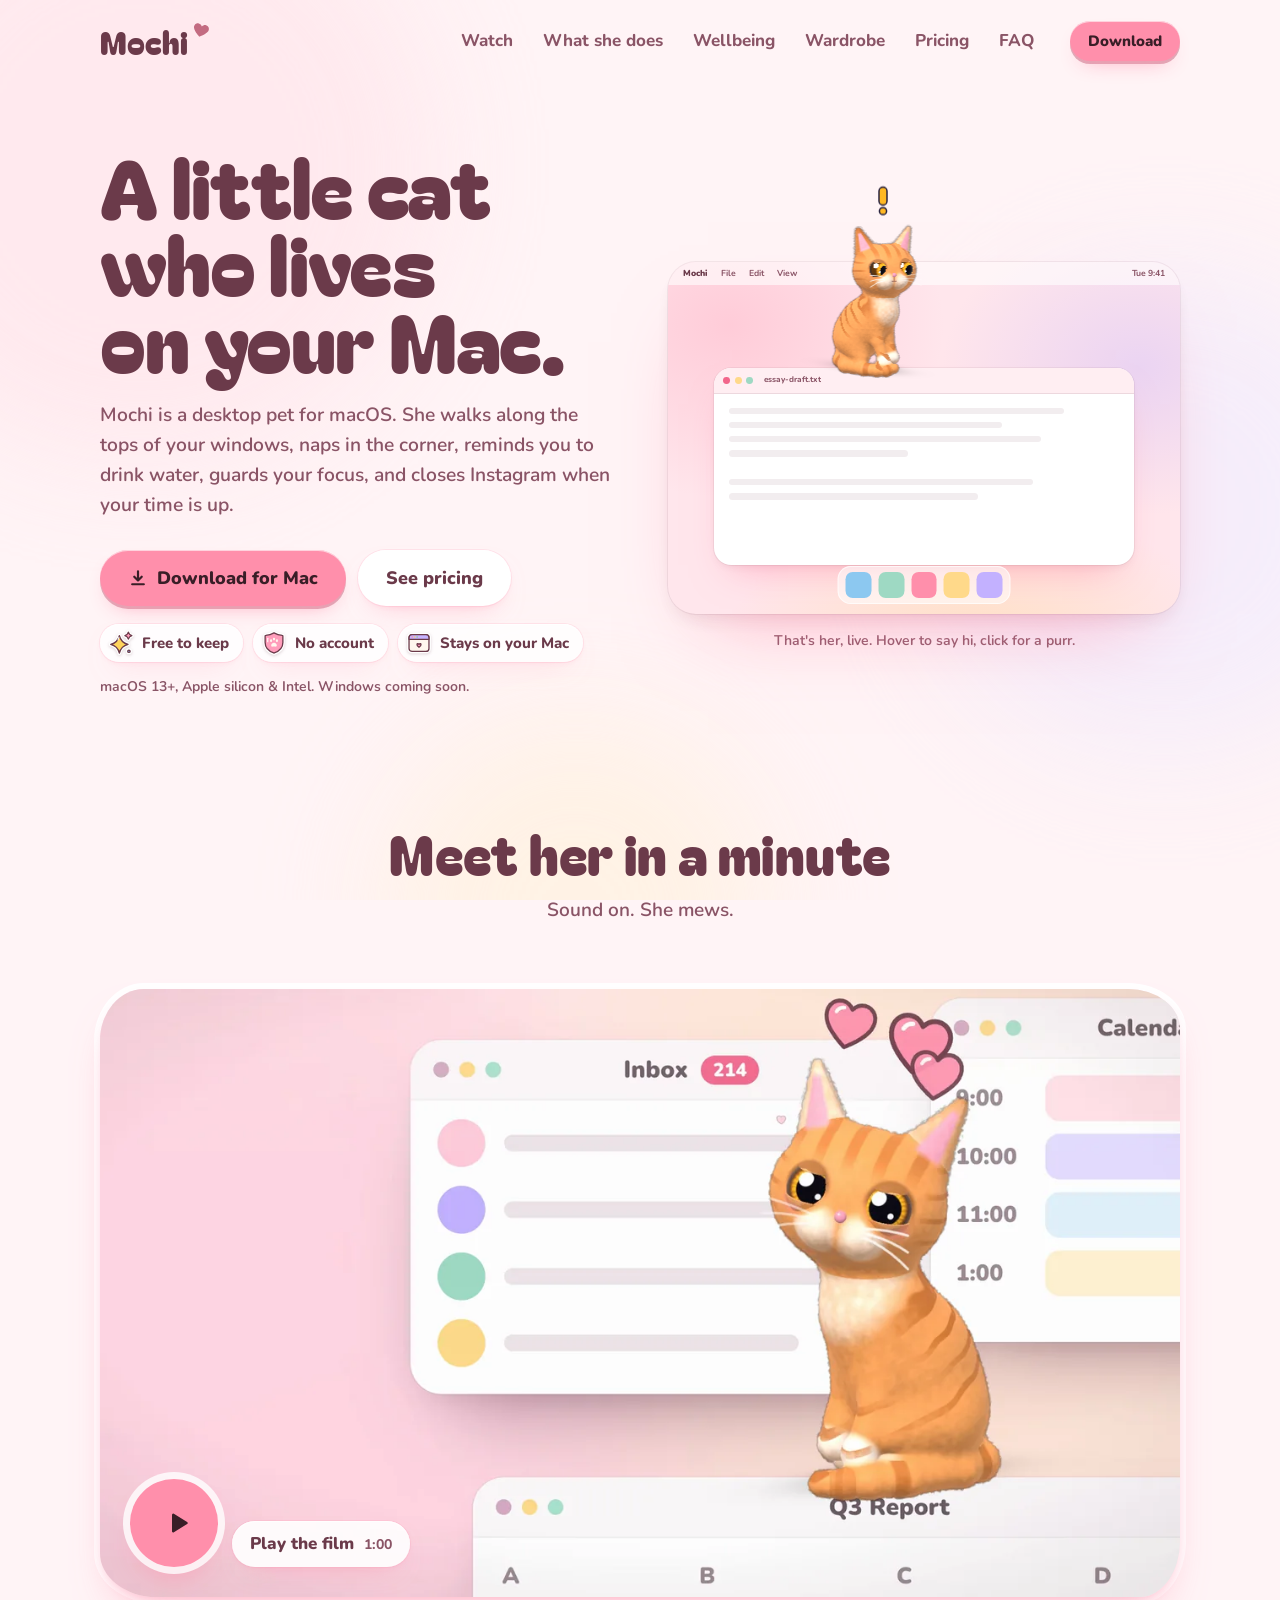
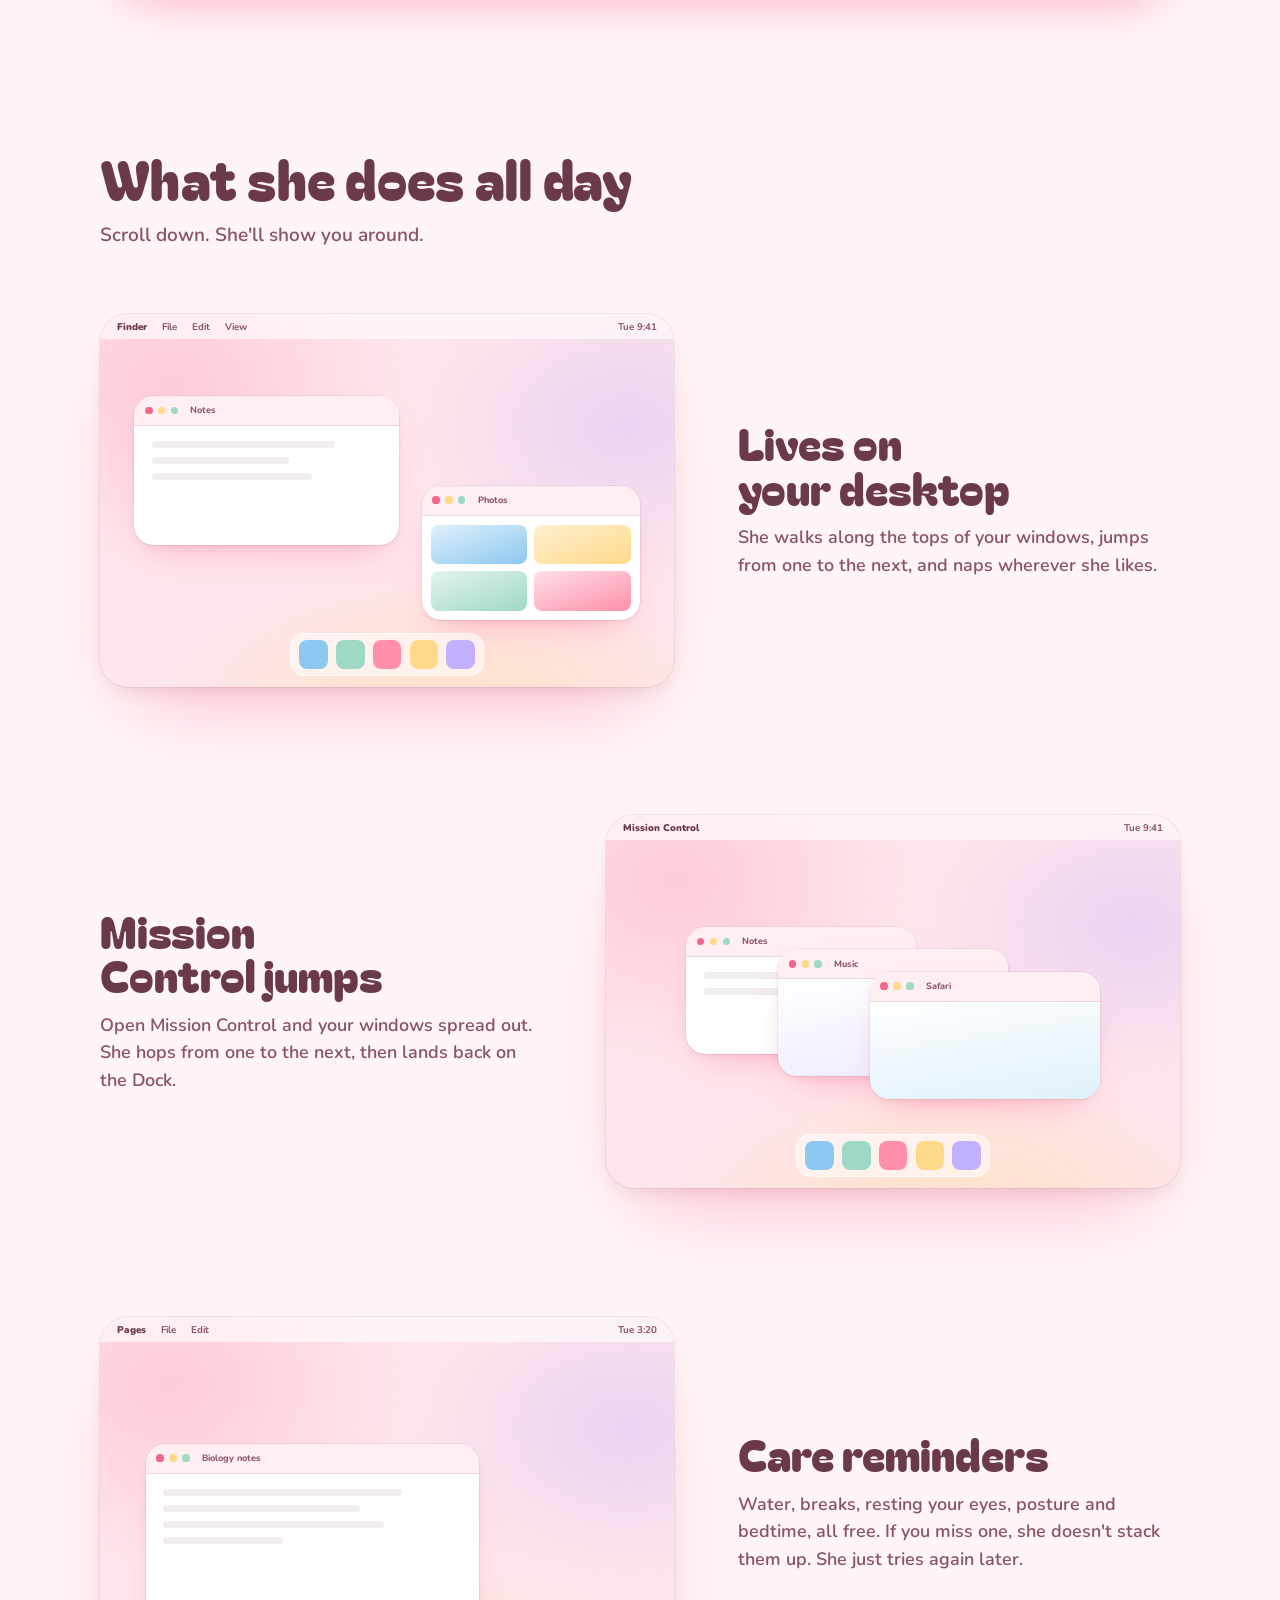
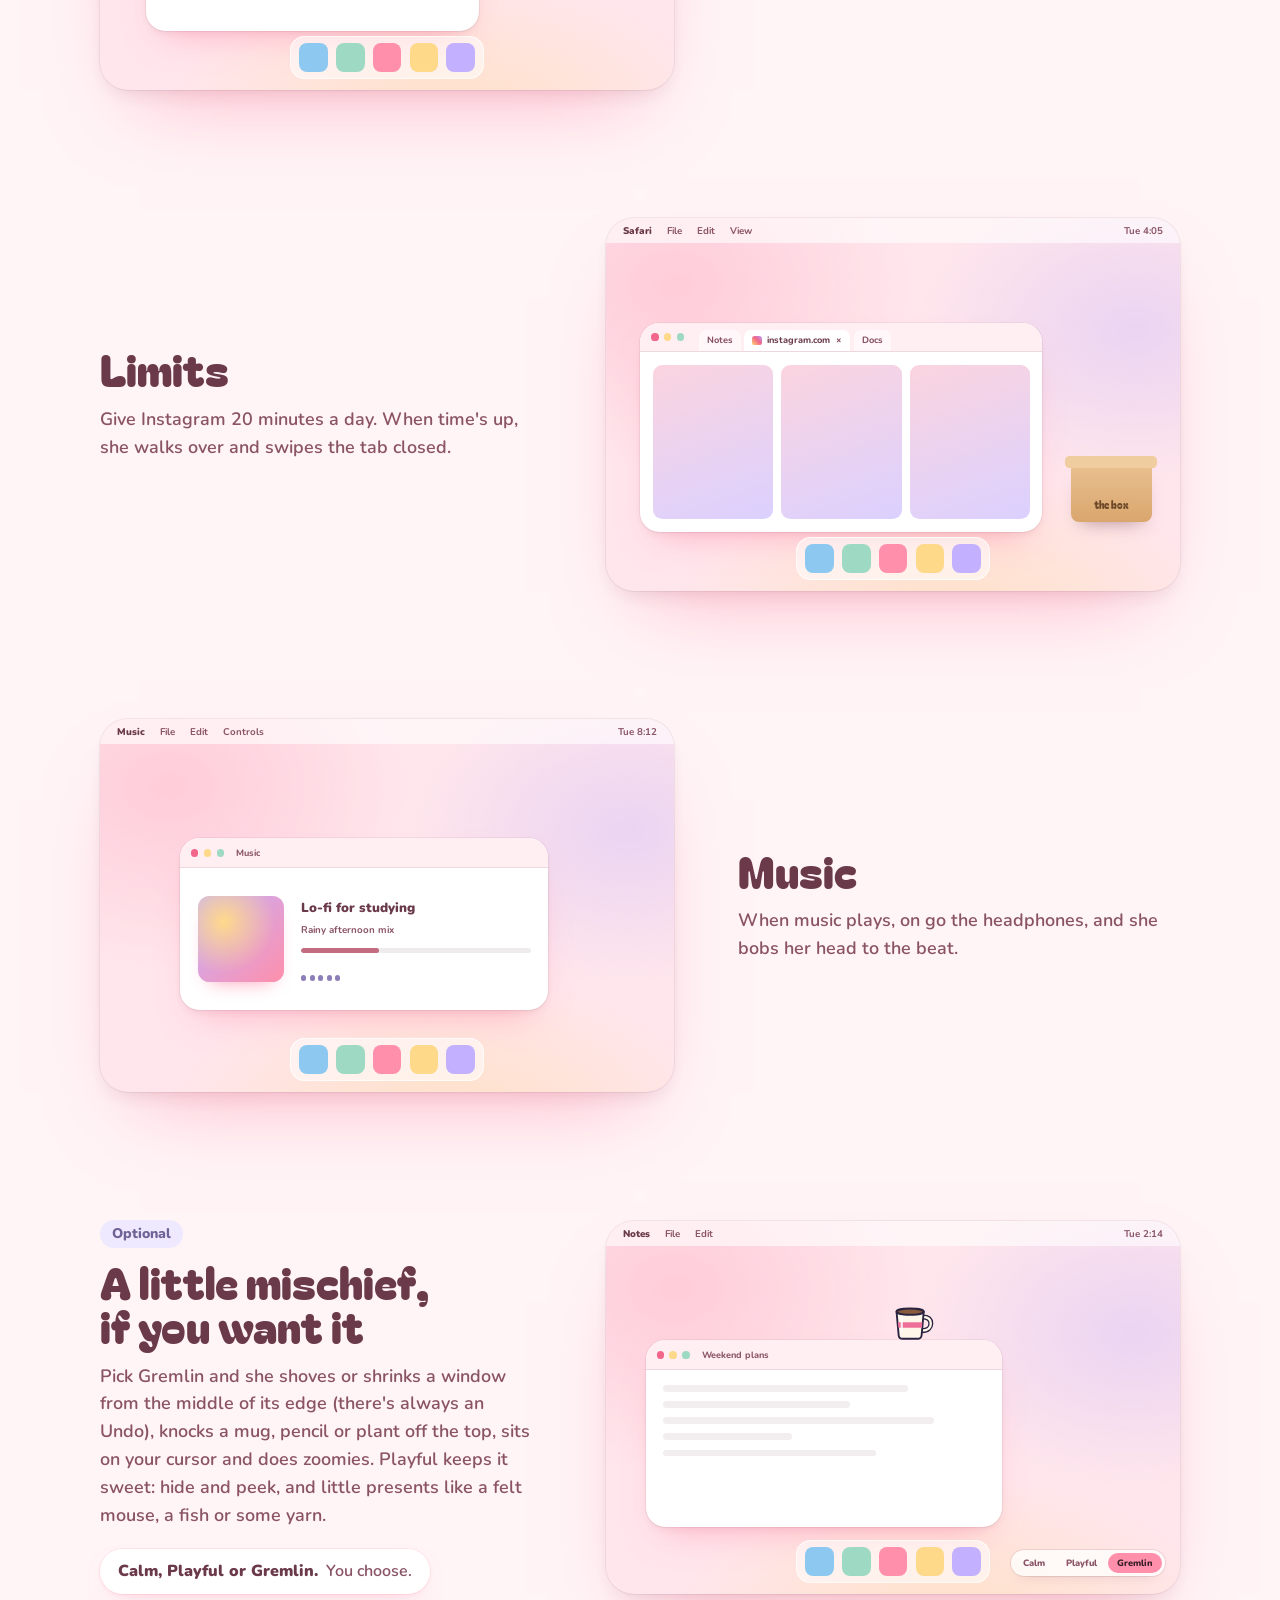
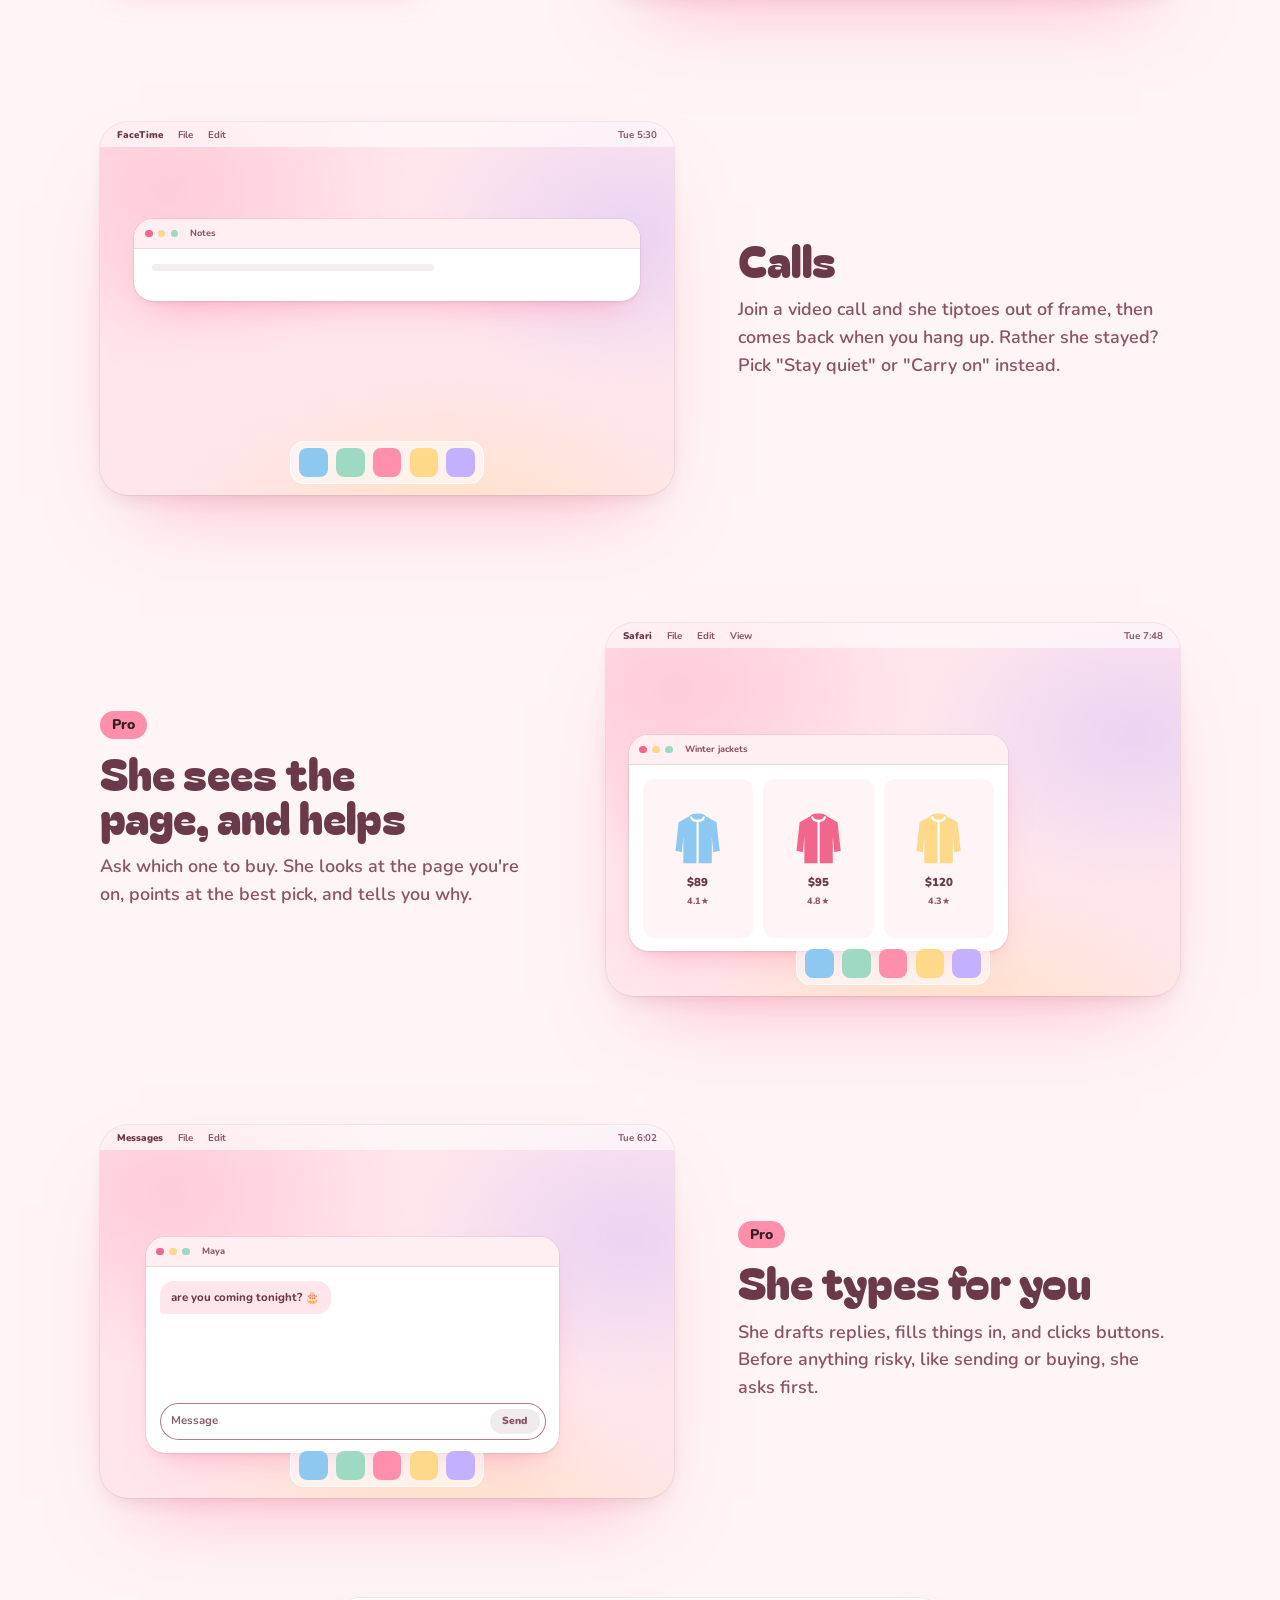
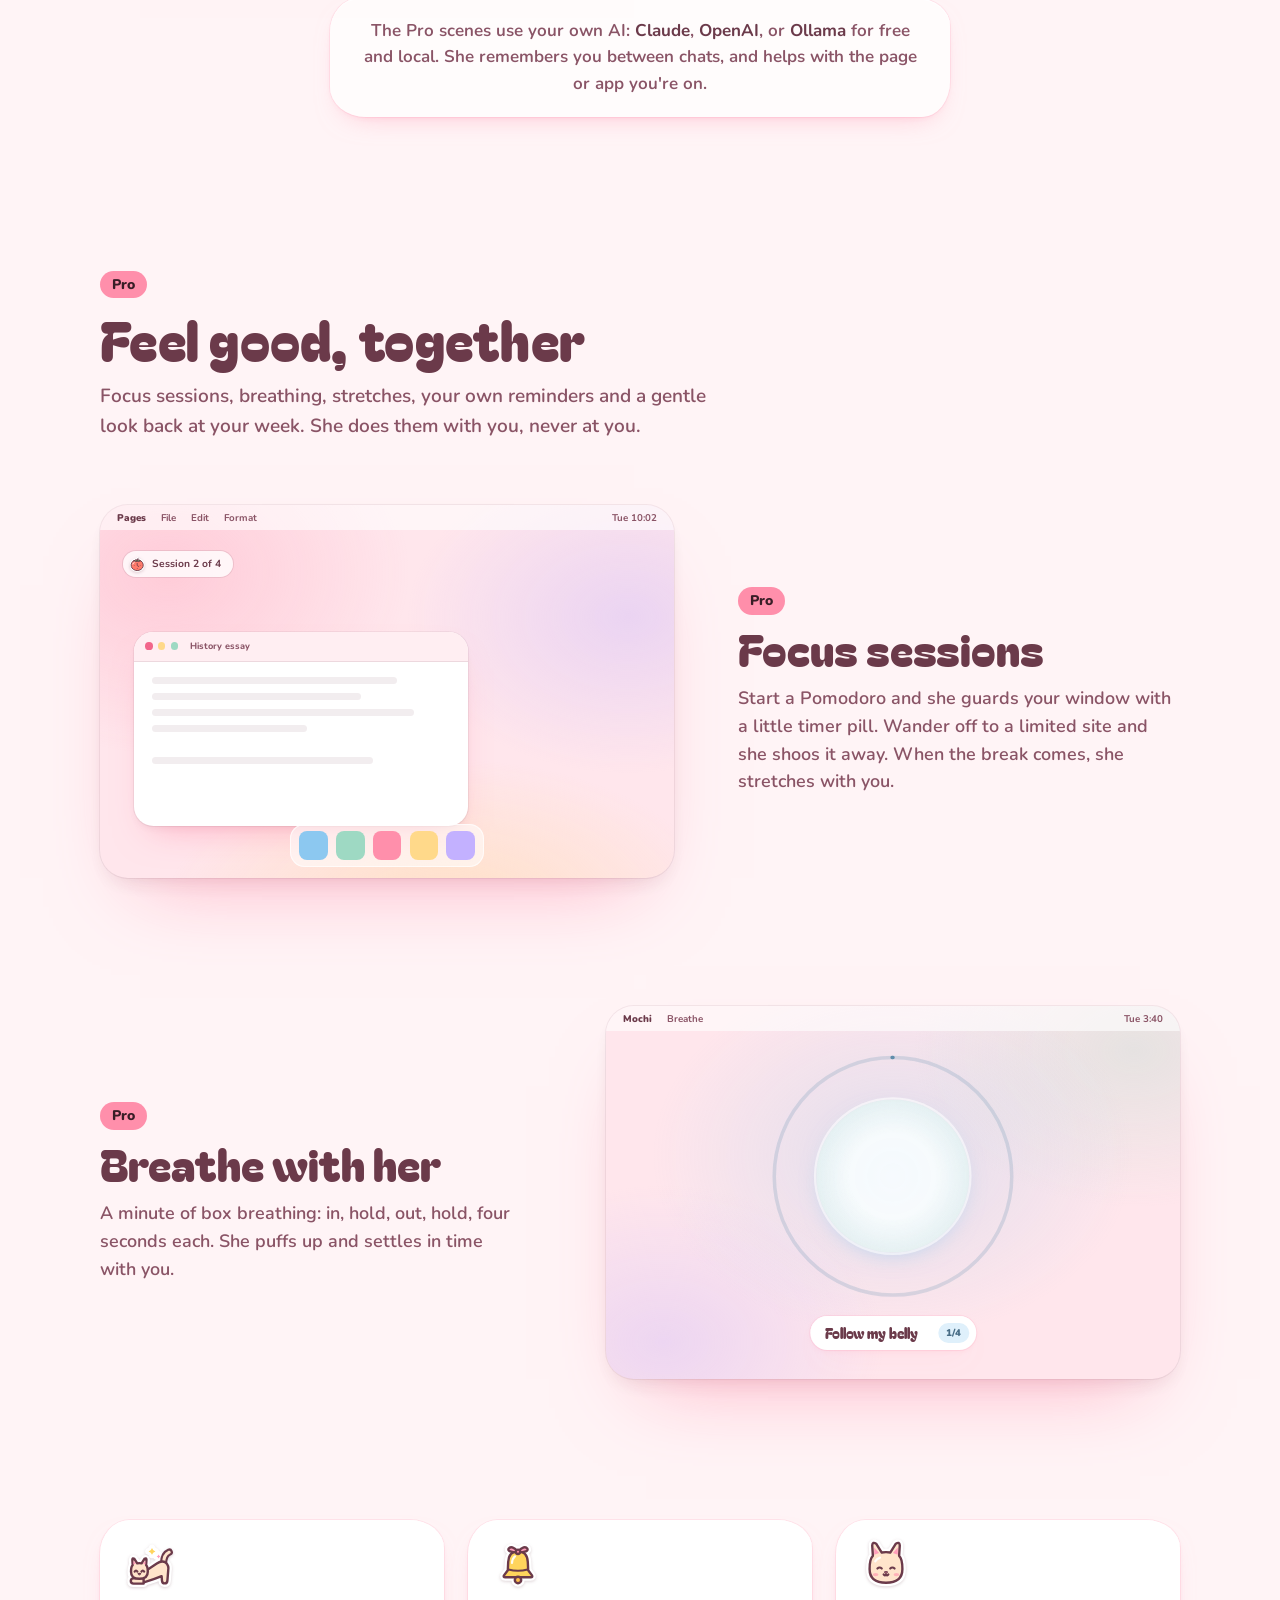
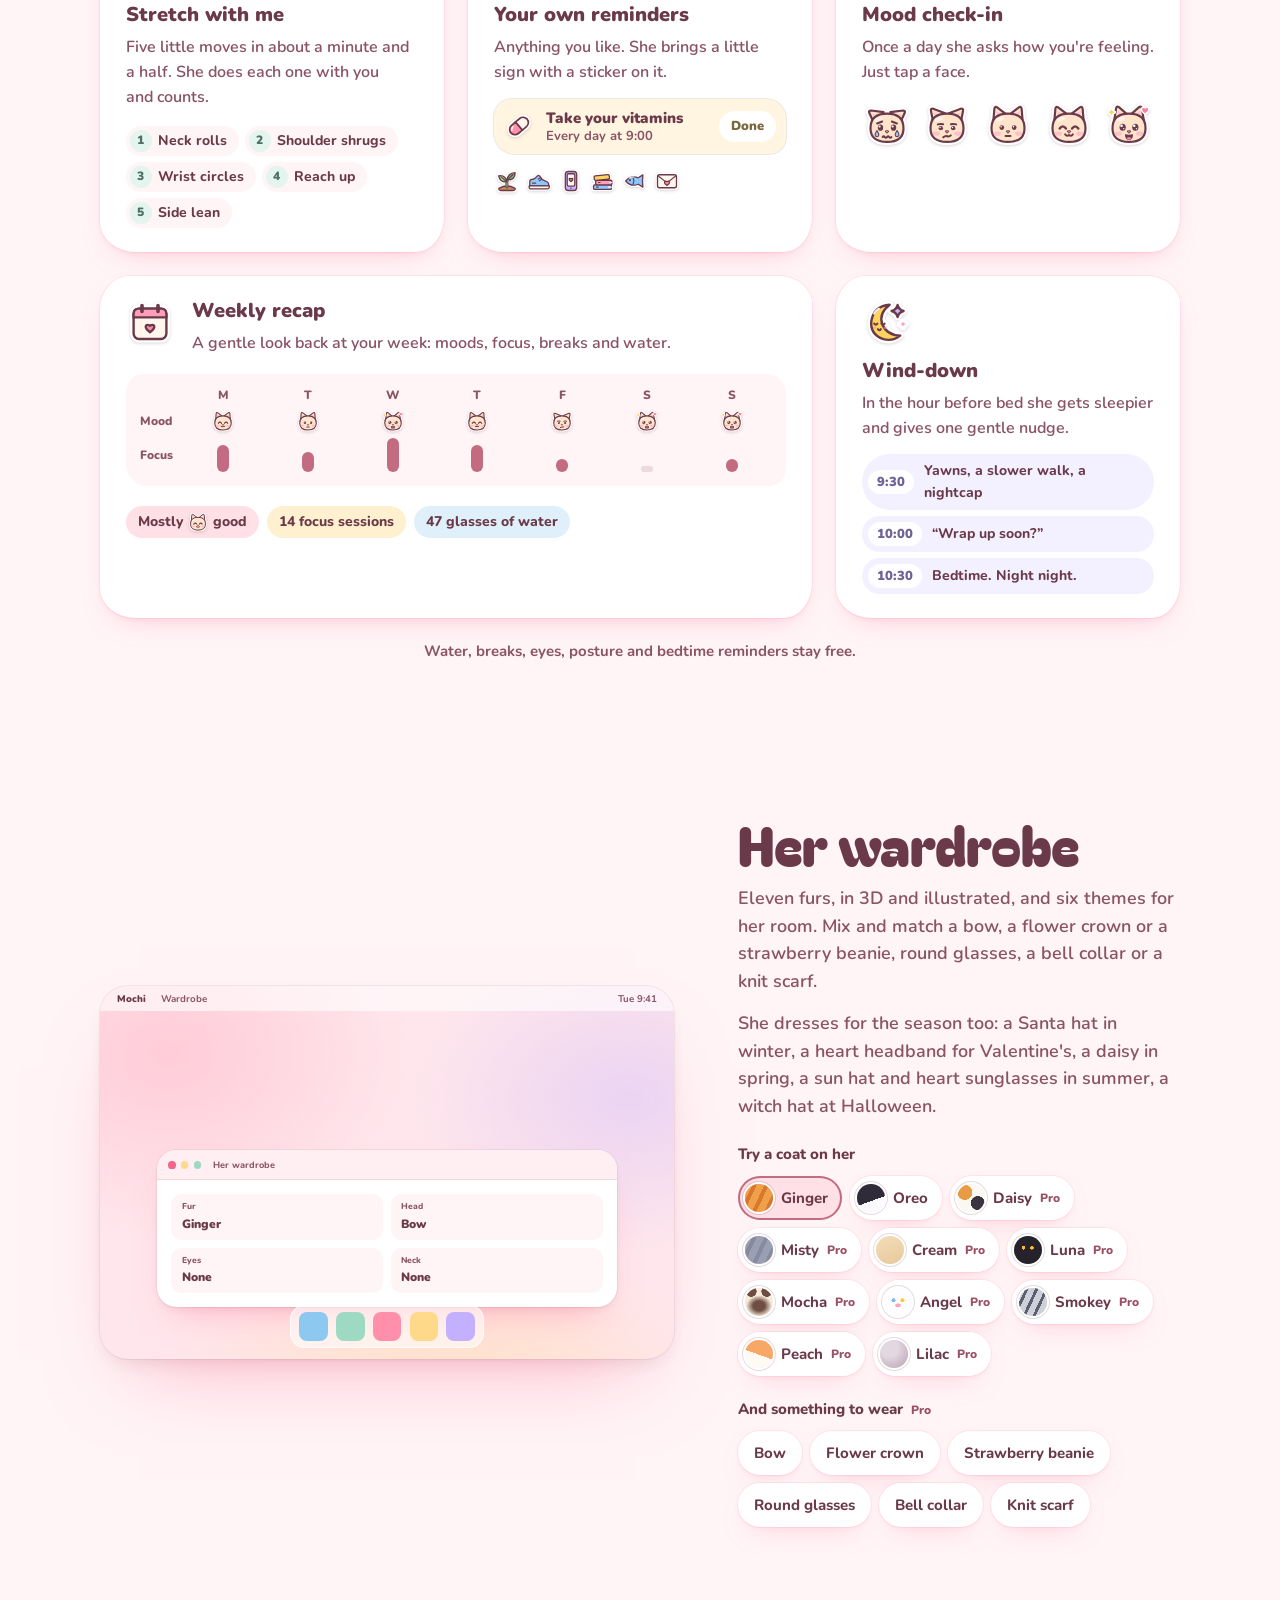
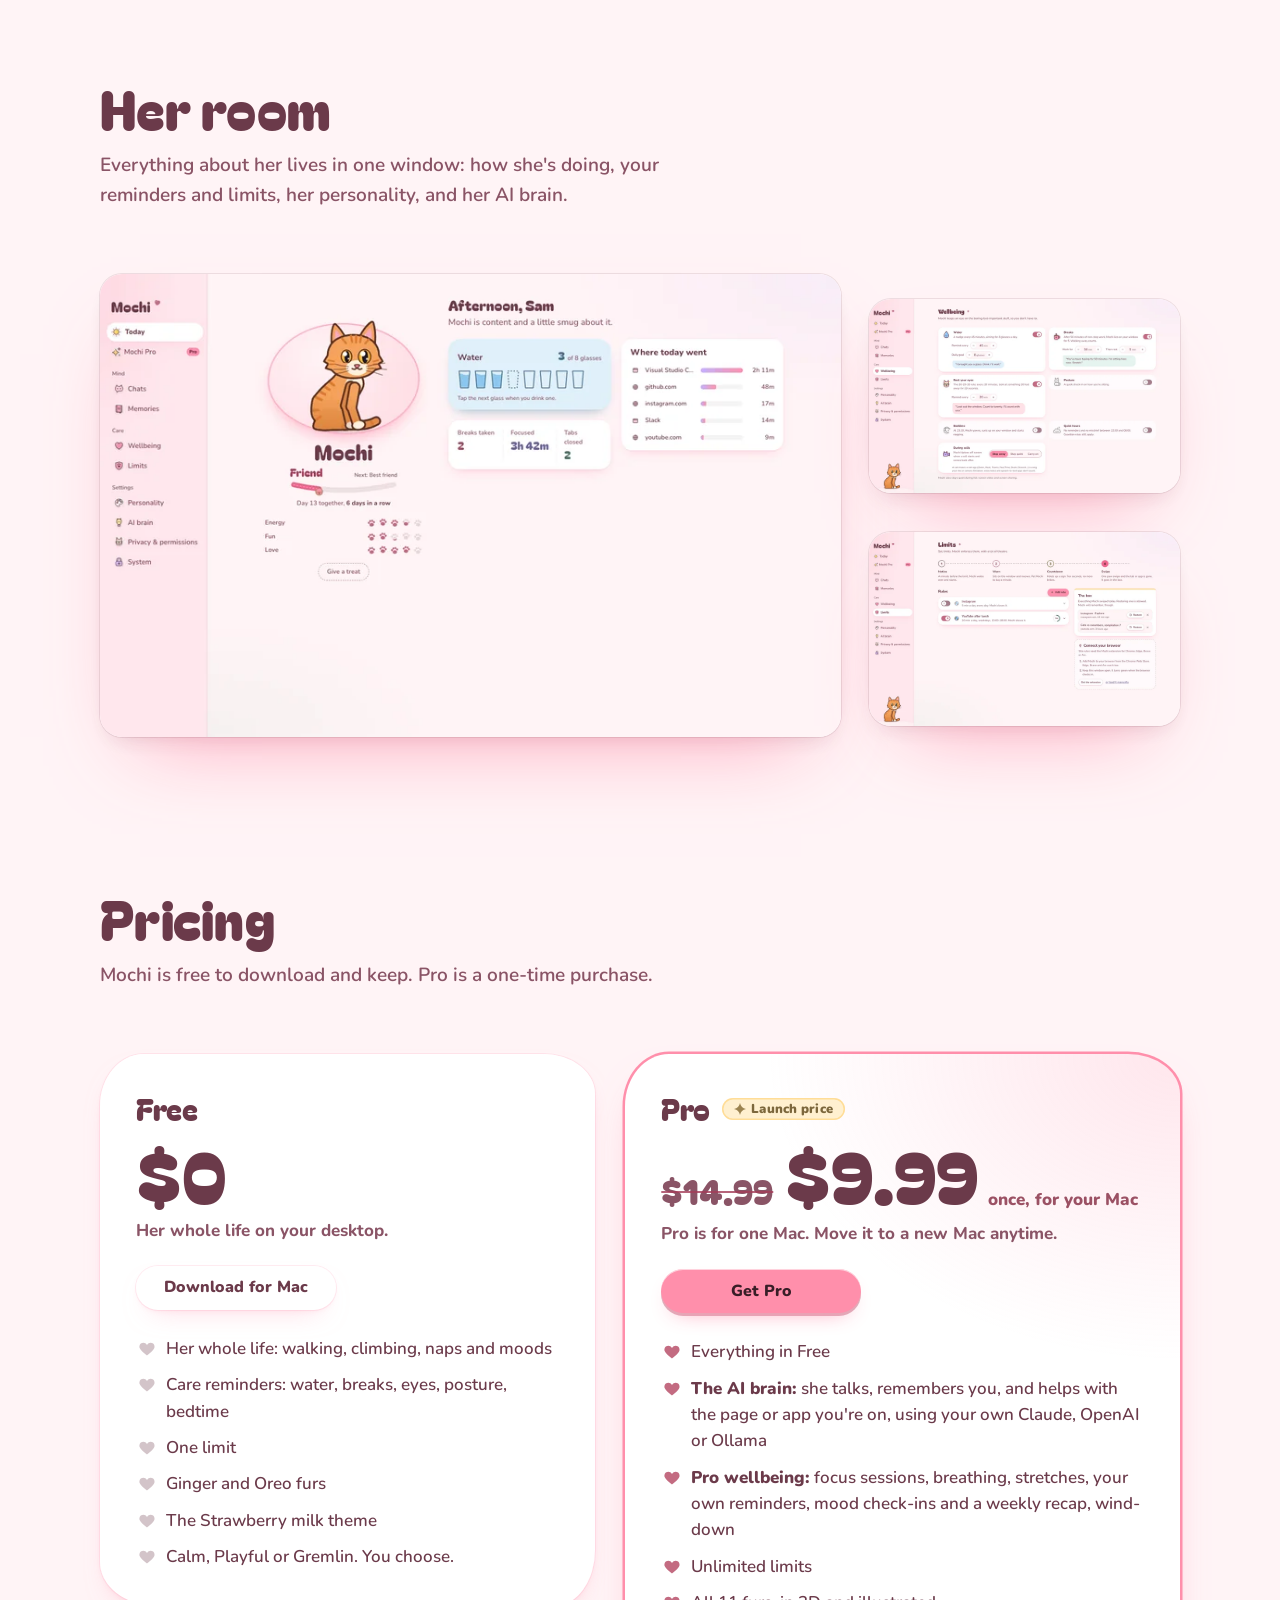
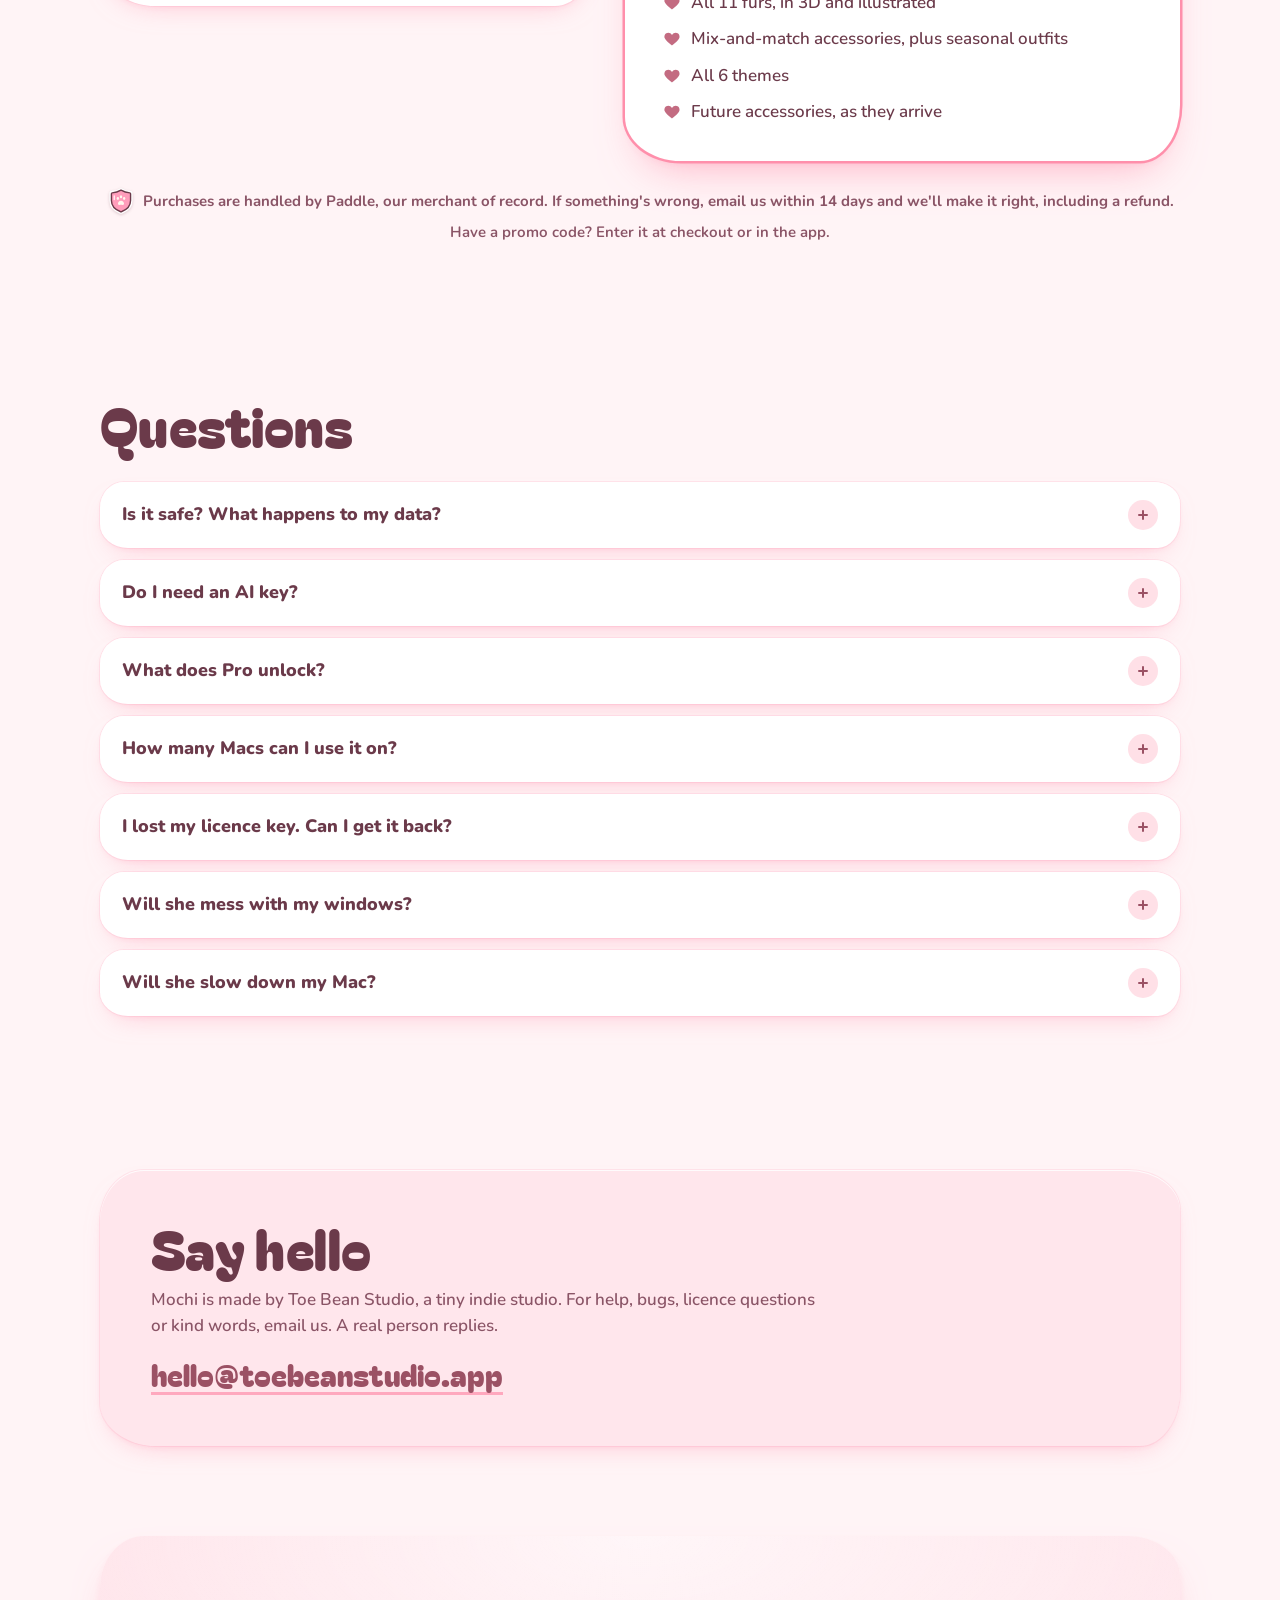
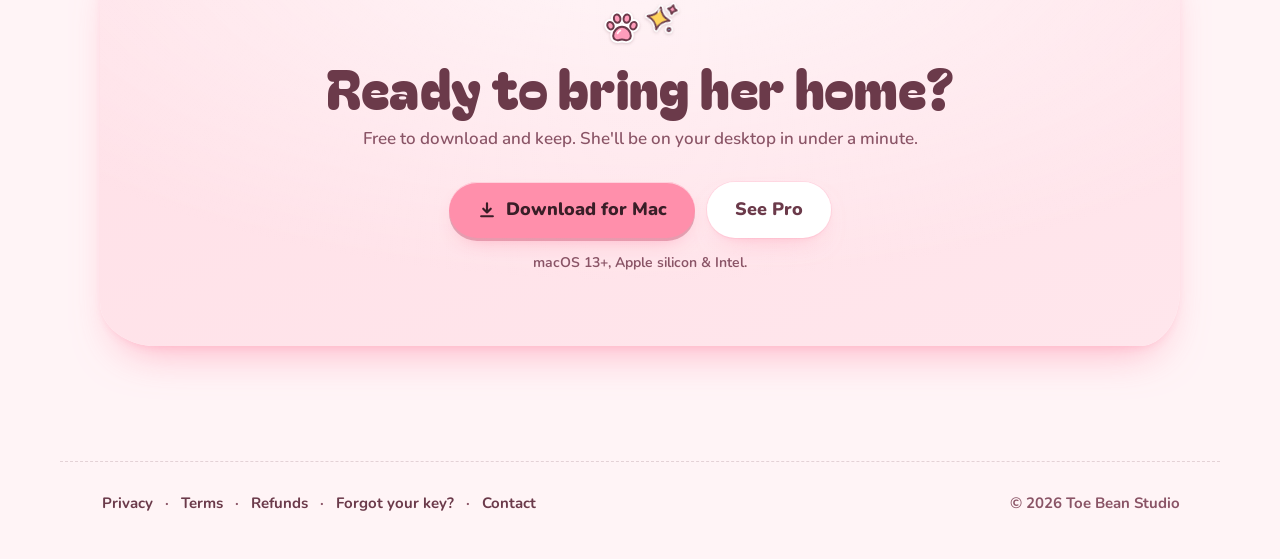
<file: index.html>
<!doctype html>
<html lang="en">
<head>
  <meta charset="utf-8" />
  <meta name="viewport" content="width=device-width, initial-scale=1" />
  <title>Mochi, a desktop cat for your Mac</title>
  <meta name="description" content="Mochi is a little cat who lives on your Mac desktop. She walks along your windows, naps, reminds you to drink water and take breaks, and can help with your own AI. Free download for macOS, Pro is $9.99 once at launch (regularly $14.99)." />
  <meta name="theme-color" content="#FFF4F6" />
  <link rel="icon" href="/favicon.svg" type="image/svg+xml" />
  <link rel="icon" href="/favicon-32.png" sizes="32x32" type="image/png" />
  <link rel="apple-touch-icon" href="/apple-touch-icon.png" />
  <meta property="og:type" content="website" />
  <meta property="og:site_name" content="Mochi" />
  <meta property="og:title" content="Mochi, a desktop cat for your Mac" />
  <meta property="og:description" content="A little cat who lives on your desktop: she walks along your windows, naps, and reminds you to drink water. Free for macOS, Pro $9.99 once at launch (regularly $14.99)." />
  <meta property="og:image" content="https://mochi.toebeanstudio.app/og.png" />
  <meta property="og:image:width" content="1200" />
  <meta property="og:image:height" content="630" />
  <meta name="twitter:card" content="summary_large_image" />
  <meta name="twitter:title" content="Mochi, a desktop cat for your Mac" />
  <meta name="twitter:description" content="A little cat who lives on your desktop. Free for macOS, Pro $9.99 once at launch (regularly $14.99)." />
  <meta name="twitter:image" content="https://mochi.toebeanstudio.app/og.png" />
  <script data-goatcounter="https://mochi.goatcounter.com/count" async src="//gc.zgo.at/count.js"></script>
  <script type="module" crossorigin src="/assets/index-DOu2PWLC.js"></script>
  <link rel="modulepreload" crossorigin href="/assets/base-DVwZQ6Zq.js">
  <link rel="stylesheet" crossorigin href="/assets/base-DfRkCPxd.css">
  <link rel="stylesheet" crossorigin href="/assets/index-DzWgp1yI.css">
</head>
<body>
  <a class="skip" href="#main">Skip to content</a>
  <div class="backdrop" aria-hidden="true"><span class="blob blob--a"></span><span class="blob blob--b"></span><span class="blob blob--c"></span></div>

  <header class="top">
    <a class="brand" href="./" aria-label="Mochi home">
      <span class="brand__name">Mochi</span>
      <svg class="brand__heart" viewBox="0 0 24 24" width="18" height="18" aria-hidden="true"><path d="M12 21s-7.5-4.6-9.6-9.4C.9 8 3.1 4 7 4c2.2 0 3.7 1.2 5 3 1.3-1.8 2.8-3 5-3 3.9 0 6.1 4 4.6 7.6C19.5 16.4 12 21 12 21z"/></svg>
    </a>
    <nav class="top__nav" aria-label="Main">
      <a href="#film">Watch</a>
      <a href="#life">What she does</a>
      <a href="#wellbeing">Wellbeing</a>
      <a href="#wardrobe">Wardrobe</a>
      <a href="#pricing">Pricing</a>
      <a href="#faq">FAQ</a>
    </nav>
    <a class="btn btn--small" href="https://github.com/toebeanstudio/mochi-releases/releases/latest" data-goatcounter-click="download-header" data-goatcounter-title="Download (header)">Download</a>
  </header>

  <main id="main">
    <!-- ───────── hero ───────── -->
    <section class="hero" data-stop="hero" aria-labelledby="hero-title">
      <div class="hero__copy">
        <h1 id="hero-title" class="hero__title">A little cat who lives on your&nbsp;Mac.</h1>
        <p class="hero__lede">Mochi is a desktop pet for macOS. She walks along the tops of your windows, naps in the corner, reminds you to drink water, guards your focus, and closes Instagram when your time is up.</p>
        <div class="hero__cta">
          <a class="btn btn--big" href="https://github.com/toebeanstudio/mochi-releases/releases/latest" data-goatcounter-click="download-hero" data-goatcounter-title="Download (hero)">
            <svg viewBox="0 0 24 24" width="20" height="20" aria-hidden="true"><path d="M12 4v11m0 0-4.5-4.5M12 15l4.5-4.5M5 19.5h14" fill="none" stroke="currentColor" stroke-width="2.6" stroke-linecap="round" stroke-linejoin="round"/></svg>
            Download for Mac
          </a>
          <a class="btn btn--quiet btn--big" href="#pricing">See pricing</a>
        </div>
        <ul class="hero__facts" aria-label="At a glance">
          <li><span data-sticker="Sparkle" data-size="26"></span>Free to keep</li>
          <li><span data-sticker="Shield" data-size="26"></span>No account</li>
          <li><span data-sticker="App" data-size="26"></span>Stays on your Mac</li>
        </ul>
        <p class="hero__note">macOS 13+, Apple silicon &amp; Intel. Windows coming soon.</p>
      </div>
      <div class="hero__stage">
      <div class="mac mac--hero" aria-hidden="true">
        <div class="mac__bar"><b>Mochi</b><span>File</span><span>Edit</span><span>View</span><em>Tue 9:41</em></div>
        <div class="win" data-perch="main" style="--x: 9%; --y: 30%; --w: 82%; --h: 56%">
          <div class="win__bar"><i></i><i></i><i></i><span>essay-draft.txt</span></div>
          <div class="win__body win__body--doc"><span style="--l: 86%"></span><span style="--l: 70%"></span><span style="--l: 80%"></span><span style="--l: 46%"></span><span style="--l: 0%"></span><span style="--l: 78%"></span><span style="--l: 64%"></span></div>
        </div>
        <div class="mac__dock"><i></i><i></i><i></i><i></i><i></i></div>
      </div>
      <p class="hero__hint">That's her, live. Hover to say hi, click for a purr.</p>
      </div>
    </section>

    <!-- ───────── the one-minute film ───────── -->
    <section class="film" id="film" aria-labelledby="film-title">
      <div class="section-head film__head">
        <h2 id="film-title" class="h2">Meet her in a minute</h2>
        <p class="section-head__sub">Sound on. She mews.</p>
      </div>
      <div class="film__frame">
        <video class="film__video" data-film src="/film/mochi-film.mp4" poster="/film/poster.webp" preload="none" playsinline width="1280" height="720" aria-label="A one-minute film about Mochi, the desktop cat"></video>
        <button type="button" class="film__play" data-film-play aria-label="Play the one-minute film">
          <span class="film__btn"><svg viewBox="0 0 24 24" width="30" height="30" aria-hidden="true"><path d="M8 5.5v13a1 1 0 0 0 1.5.86l10.6-6.5a1 1 0 0 0 0-1.72L9.5 4.64A1 1 0 0 0 8 5.5Z" fill="currentColor"/></svg></span>
          <span class="film__label">Play the film <small>1:00</small></span>
        </button>
      </div>
    </section>

    <!-- ───────── feature scenes ───────── -->
    <section class="life" id="life" aria-labelledby="life-title">
      <div class="section-head">
        <h2 id="life-title" class="h2">What she does all day</h2>
        <p class="section-head__sub">Scroll down. She'll show you around.</p>
      </div>

      <article class="scene" data-stop="desktop">
        <div class="mac" data-scene="desktop" aria-hidden="true">
          <div class="mac__bar"><b>Finder</b><span>File</span><span>Edit</span><span>View</span><em>Tue 9:41</em></div>
          <div class="win" data-perch="a" style="--x: 6%; --y: 22%; --w: 46%; --h: 40%"><div class="win__bar"><i></i><i></i><i></i><span>Notes</span></div><div class="win__body win__body--doc"><span style="--l: 80%"></span><span style="--l: 60%"></span><span style="--l: 70%"></span></div></div>
          <div class="win" data-perch="b" style="--x: 56%; --y: 46%; --w: 38%; --h: 36%"><div class="win__bar"><i></i><i></i><i></i><span>Photos</span></div><div class="win__body win__body--photos"><span></span><span></span><span></span><span></span></div></div>
          <div class="mac__dock"><i></i><i></i><i></i><i></i><i></i></div>
        </div>
        <div class="scene__text">
          <h3 class="scene__title">Lives on your desktop</h3>
          <p>She walks along the tops of your windows, jumps from one to the next, and naps wherever she likes.</p>
        </div>
      </article>

      <article class="scene scene--flip" data-stop="mission">
        <div class="mac" data-scene="mission" aria-hidden="true">
          <div class="mac__bar"><b>Mission Control</b><em>Tue 9:41</em></div>
          <div class="mc__label">Desktop 1</div>
          <div class="win thumb" data-perch="t1" style="--x: 14%; --y: 30%; --w: 40%; --h: 34%; --x2: 7%; --y2: 20%"><div class="win__bar"><i></i><i></i><i></i><span>Notes</span></div><div class="win__body win__body--doc"><span style="--l: 80%"></span><span style="--l: 60%"></span></div></div>
          <div class="win thumb" data-perch="t2" style="--x: 30%; --y: 36%; --w: 40%; --h: 34%; --x2: 62%; --y2: 18%"><div class="win__bar"><i></i><i></i><i></i><span>Music</span></div><div class="win__body win__body--tone" style="--tone: var(--dusk-soft)"></div></div>
          <div class="win thumb" data-perch="t3" style="--x: 46%; --y: 42%; --w: 40%; --h: 34%; --x2: 34%; --y2: 50%"><div class="win__bar"><i></i><i></i><i></i><span>Safari</span></div><div class="win__body win__body--tone" style="--tone: var(--sky-soft)"></div></div>
          <div class="mac__dock" data-perch="dock"><i></i><i></i><i></i><i></i><i></i></div>
        </div>
        <div class="scene__text">
          <h3 class="scene__title">Mission Control jumps</h3>
          <p>Open Mission Control and your windows spread out. She hops from one to the next, then lands back on the Dock.</p>
        </div>
      </article>

      <article class="scene" data-stop="care">
        <div class="mac" data-scene="care" aria-hidden="true">
          <div class="mac__bar"><b>Pages</b><span>File</span><span>Edit</span><em>Tue 3:20</em></div>
          <div class="win" data-perch="w" style="--x: 8%; --y: 34%; --w: 58%; --h: 50%"><div class="win__bar"><i></i><i></i><i></i><span>Biology notes</span></div><div class="win__body win__body--doc"><span style="--l: 80%"></span><span style="--l: 66%"></span><span style="--l: 74%"></span><span style="--l: 40%"></span></div></div>
          <div class="remind" data-tone="water">
            <span class="remind__icon" data-sticker="Water"></span>
            <div><b>Water time!</b><span>You've had 3 of 8 glasses.</span></div>
            <em class="remind__done">Done</em>
          </div>
          <div class="mac__dock"><i></i><i></i><i></i><i></i><i></i></div>
        </div>
        <div class="scene__text">
          <h3 class="scene__title">Care reminders</h3>
          <p>Water, breaks, resting your eyes, posture and bedtime, all free. If you miss one, she doesn't stack them up. She just tries again later.</p>
        </div>
      </article>

      <article class="scene scene--flip" data-stop="limits">
        <div class="mac" data-scene="limits" aria-hidden="true">
          <div class="mac__bar"><b>Safari</b><span>File</span><span>Edit</span><span>View</span><em>Tue 4:05</em></div>
          <div class="win browser" data-perch="w" style="--x: 6%; --y: 28%; --w: 70%; --h: 56%">
            <div class="win__bar"><i></i><i></i><i></i>
              <div class="tabs">
                <span class="tab">Notes</span>
                <span class="tab tab--insta" data-tab><b class="tab__icon"></b>instagram.com<b class="tab__x">×</b></span>
                <span class="tab">Docs</span>
              </div>
            </div>
            <div class="win__body win__body--feed"><span></span><span></span><span></span></div>
          </div>
          <div class="box" data-box><span class="box__flap"></span><span class="box__label">the box</span></div>
          <div class="mac__dock"><i></i><i></i><i></i><i></i><i></i></div>
        </div>
        <div class="scene__text">
          <h3 class="scene__title">Limits</h3>
          <p>Give Instagram 20 minutes a day. When time's up, she walks over and swipes the tab closed.</p>
        </div>
      </article>

      <article class="scene" data-stop="music">
        <div class="mac" data-scene="music" aria-hidden="true">
          <div class="mac__bar"><b>Music</b><span>File</span><span>Edit</span><span>Controls</span><em>Tue 8:12</em></div>
          <div class="win player" data-perch="w" style="--x: 14%; --y: 32%; --w: 64%; --h: 46%">
            <div class="win__bar"><i></i><i></i><i></i><span>Music</span></div>
            <div class="player__body">
              <div class="player__art"></div>
              <div class="player__info">
                <b>Lo-fi for studying</b><span>Rainy afternoon mix</span>
                <div class="player__bar"><i></i></div>
                <div class="player__eq"><i></i><i></i><i></i><i></i><i></i></div>
              </div>
            </div>
          </div>
          <div class="mac__dock"><i></i><i></i><i></i><i></i><i></i></div>
        </div>
        <div class="scene__text">
          <h3 class="scene__title">Music</h3>
          <p>When music plays, on go the headphones, and she bobs her head to the beat.</p>
        </div>
      </article>

      <article class="scene scene--flip" data-stop="gremlin">
        <div class="mac" data-scene="gremlin" aria-hidden="true">
          <div class="mac__bar"><b>Notes</b><span>File</span><span>Edit</span><em>Tue 2:14</em></div>
          <div class="modes"><span>Calm</span><span>Playful</span><span class="is-on">Gremlin</span></div>
          <div class="win gw" data-perch="w" style="--x: 7%; --y: 32%; --w: 62%; --h: 50%">
            <div class="win__bar"><i></i><i></i><i></i><span>Weekend plans</span></div>
            <div class="win__body win__body--doc"><span style="--l: 76%"></span><span style="--l: 58%"></span><span style="--l: 84%"></span><span style="--l: 40%"></span><span style="--l: 66%"></span></div>
            <i class="grip" data-perch="edge"></i>
          </div>
          <span class="knock" data-knock></span>
          <span class="gift" data-gift></span>
          <div class="undo"><span>Mochi nudged your window</span><b data-undo>Undo</b></div>
          <div class="mac__dock"><i></i><i></i><i></i><i></i><i></i></div>
        </div>
        <div class="scene__text">
          <span class="tag tag--soft">Optional</span>
          <h3 class="scene__title">A little mischief, if you want it</h3>
          <p>Pick Gremlin and she shoves or shrinks a window from the middle of its edge (there's always an Undo), knocks a mug, pencil or plant off the top, sits on your cursor and does zoomies. Playful keeps it sweet: hide and peek, and little presents like a felt mouse, a fish or some yarn.</p>
          <p class="scene__choose"><b>Calm, Playful or Gremlin.</b> You choose.</p>
        </div>
      </article>

      <article class="scene" data-stop="calls">
        <div class="mac" data-scene="calls" aria-hidden="true">
          <div class="mac__bar"><b>FaceTime</b><span>File</span><span>Edit</span><em>Tue 5:30</em></div>
          <div class="win" data-perch="w" style="--x: 6%; --y: 26%; --w: 88%; --h: 22%"><div class="win__bar"><i></i><i></i><i></i><span>Notes</span></div><div class="win__body win__body--doc"><span style="--l: 60%"></span></div></div>
          <div class="call">
            <div class="call__bar"><i></i><i></i><i></i><span>Study group</span><em class="call__live">Live</em></div>
            <div class="call__grid"><span style="--tone: var(--sakura-soft)"></span><span style="--tone: var(--sky-soft)"></span><span style="--tone: var(--matcha-soft)"></span></div>
          </div>
          <div class="mac__dock" data-perch="dock"><i></i><i></i><i></i><i></i><i></i></div>
        </div>
        <div class="scene__text">
          <h3 class="scene__title">Calls</h3>
          <p>Join a video call and she tiptoes out of frame, then comes back when you hang up. Rather she stayed? Pick "Stay quiet" or "Carry on" instead.</p>
        </div>
      </article>

      <article class="scene scene--flip" data-stop="helper">
        <div class="mac" data-scene="helper" aria-hidden="true">
          <div class="mac__bar"><b>Safari</b><span>File</span><span>Edit</span><span>View</span><em>Tue 7:48</em></div>
          <div class="win shop" data-perch="w" style="--x: 4%; --y: 30%; --w: 66%; --h: 58%">
            <div class="win__bar"><i></i><i></i><i></i><span>Winter jackets</span></div>
            <div class="shop__grid">
              <div class="item"><svg viewBox="0 0 40 40" aria-hidden="true"><path d="M15 5c1-2 9-2 10 0l7 4 2 18-4 1-1-10v17H11V18l-1 10-4-1 2-18z" fill="var(--sky)"/><path d="M20 8v27M16 6c1 3 7 3 8 0" fill="none" stroke="#fff" stroke-width="1.4" stroke-linecap="round"/></svg><b>$89</b><span>4.1★</span></div>
              <div class="item" data-pick><svg viewBox="0 0 40 40" aria-hidden="true"><path d="M15 5c1-2 9-2 10 0l7 4 2 18-4 1-1-10v17H11V18l-1 10-4-1 2-18z" fill="var(--sakura)"/><path d="M20 8v27M16 6c1 3 7 3 8 0" fill="none" stroke="#fff" stroke-width="1.4" stroke-linecap="round"/></svg><b>$95</b><span>4.8★</span></div>
              <div class="item"><svg viewBox="0 0 40 40" aria-hidden="true"><path d="M15 5c1-2 9-2 10 0l7 4 2 18-4 1-1-10v17H11V18l-1 10-4-1 2-18z" fill="var(--butter)"/><path d="M20 8v27M16 6c1 3 7 3 8 0" fill="none" stroke="#fff" stroke-width="1.4" stroke-linecap="round"/></svg><b>$120</b><span>4.3★</span></div>
            </div>
          </div>
          <div class="ask">Which one should I get?</div>
          <div class="mac__dock"><i></i><i></i><i></i><i></i><i></i></div>
        </div>
        <div class="scene__text">
          <span class="tag">Pro</span>
          <h3 class="scene__title">She sees the page, and helps</h3>
          <p>Ask which one to buy. She looks at the page you're on, points at the best pick, and tells you why.</p>
        </div>
      </article>

      <article class="scene" data-stop="typing">
        <div class="mac" data-scene="typing" aria-hidden="true">
          <div class="mac__bar"><b>Messages</b><span>File</span><span>Edit</span><em>Tue 6:02</em></div>
          <div class="win chat" data-perch="w" style="--x: 8%; --y: 30%; --w: 72%; --h: 58%">
            <div class="win__bar"><i></i><i></i><i></i><span>Maya</span></div>
            <div class="chat__body">
              <p class="chat__in">are you coming tonight? 🎂</p>
              <div class="chat__compose"><span class="chat__field" data-field></span><b class="chat__send" data-send>Send</b></div>
            </div>
          </div>
          <div class="mac__dock"><i></i><i></i><i></i><i></i><i></i></div>
        </div>
        <div class="scene__text">
          <span class="tag">Pro</span>
          <h3 class="scene__title">She types for you</h3>
          <p>She drafts replies, fills things in, and clicks buttons. Before anything risky, like sending or buying, she asks first.</p>
        </div>
      </article>

      <div class="brain">
        <p>The Pro scenes use your own AI: <b>Claude</b>, <b>OpenAI</b>, or <b>Ollama</b> for free and local. She remembers you between chats, and helps with the page or app you're on.</p>
      </div>
    </section>

    <!-- ───────── pro wellbeing ───────── -->
    <section class="well" id="wellbeing" aria-labelledby="well-title">
      <div class="section-head">
        <span class="tag">Pro</span>
        <h2 id="well-title" class="h2">Feel good, together</h2>
        <p class="section-head__sub">Focus sessions, breathing, stretches, your own reminders and a gentle look back at your week. She does them with you, never at you.</p>
      </div>

      <article class="scene" data-stop="focus">
        <div class="mac" data-scene="focus" aria-hidden="true">
          <div class="mac__bar"><b>Pages</b><span>File</span><span>Edit</span><span>Format</span><em>Tue 10:02</em></div>
          <div class="win" data-perch="w" style="--x: 6%; --y: 34%; --w: 58%; --h: 52%">
            <div class="win__bar"><i></i><i></i><i></i><span>History essay</span></div>
            <div class="win__body win__body--doc"><span style="--l: 82%"></span><span style="--l: 70%"></span><span style="--l: 88%"></span><span style="--l: 52%"></span><span style="--l: 0%"></span><span style="--l: 74%"></span></div>
          </div>
          <div class="win pop" data-pop style="--x: 58%; --y: 14%; --w: 36%; --h: 40%">
            <div class="win__bar"><i></i><i></i><i></i><span class="pop__url"><b class="tab__icon"></b>instagram.com</span></div>
            <div class="win__body win__body--feed"><span></span><span></span><span></span></div>
          </div>
          <div class="session"><span data-sticker="Timer" data-size="20"></span><b data-session>Session 2 of 4</b></div>
          <div class="mac__dock"><i></i><i></i><i></i><i></i><i></i></div>
        </div>
        <div class="scene__text">
          <span class="tag">Pro</span>
          <h3 class="scene__title">Focus sessions</h3>
          <p>Start a Pomodoro and she guards your window with a little timer pill. Wander off to a limited site and she shoos it away. When the break comes, she stretches with you.</p>
        </div>
      </article>

      <article class="scene scene--flip" data-stop="breathe">
        <div class="mac mac--calm" data-scene="breathe" aria-hidden="true">
          <div class="mac__bar"><b>Mochi</b><span>Breathe</span><em>Tue 3:40</em></div>
          <div class="breath">
            <span class="breath__glow"></span>
            <svg class="breath__ring" viewBox="0 0 100 100"><circle class="track" cx="50" cy="50" r="47"/><circle class="bar" cx="50" cy="50" r="47" pathLength="100"/></svg>
            <span class="breath__seat" data-perch="seat"></span>
          </div>
          <div class="breath__cue"><b data-cue>Follow my belly</b><span data-round>1/4</span></div>
        </div>
        <div class="scene__text">
          <span class="tag">Pro</span>
          <h3 class="scene__title">Breathe with her</h3>
          <p>A minute of box breathing: in, hold, out, hold, four seconds each. She puffs up and settles in time with you.</p>
        </div>
      </article>

      <div class="kit" data-stop="kit">
        <article class="kit__card kit__card--stretch" data-perch="stretch">
          <span class="kit__icon" data-sticker="Paws"></span>
          <h3>Stretch with me</h3>
          <p>Five little moves in about a minute and a half. She does each one with you and counts.</p>
          <ol class="moves" data-moves><li>Neck rolls</li><li>Shoulder shrugs</li><li>Wrist circles</li><li>Reach up</li><li>Side lean</li></ol>
        </article>
        <article class="kit__card kit__card--remind" data-perch="remind">
          <span class="kit__icon" data-sticker="BellPlus"></span>
          <h3>Your own reminders</h3>
          <p>Anything you like. She brings a little sign with a sticker on it.</p>
          <div class="note" data-note><span data-icon="pill" data-size="34"></span><div><b>Take your vitamins</b><span>Every day at 9:00</span></div><em>Done</em></div>
          <div class="kit__icons"><span data-icon="sprout" data-size="26"></span><span data-icon="walk" data-size="26"></span><span data-icon="phone" data-size="26"></span><span data-icon="books" data-size="26"></span><span data-icon="fish" data-size="26"></span><span data-icon="letter" data-size="26"></span></div>
        </article>
        <article class="kit__card kit__card--mood" data-perch="mood">
          <span class="kit__icon" data-sticker="Mood"></span>
          <h3>Mood check-in</h3>
          <p>Once a day she asks how you're feeling. Just tap a face.</p>
          <div class="faces" data-faces><span class="mood-pick" data-mood="rough" data-size="44"></span><span class="mood-pick" data-mood="meh" data-size="44"></span><span class="mood-pick" data-mood="okay" data-size="44"></span><span class="mood-pick" data-mood="good" data-size="44"></span><span class="mood-pick" data-mood="great" data-size="44"></span></div>
        </article>
        <article class="kit__card kit__card--recap">
          <span class="kit__icon" data-sticker="Calendar"></span>
          <h3>Weekly recap</h3>
          <p>A gentle look back at your week: moods, focus, breaks and water.</p>
          <div class="week">
            <span></span><span class="week__d">M</span><span class="week__d">T</span><span class="week__d">W</span><span class="week__d">T</span><span class="week__d">F</span><span class="week__d">S</span><span class="week__d">S</span>
            <span class="week__h">Mood</span><span data-mood="good" data-size="22"></span><span data-mood="okay" data-size="22"></span><span data-mood="great" data-size="22"></span><span data-mood="good" data-size="22"></span><span data-mood="meh" data-size="22"></span><span data-mood="great" data-size="22"></span><span data-mood="great" data-size="22"></span>
            <span class="week__h">Focus</span><i style="--v: 3"></i><i style="--v: 2"></i><i style="--v: 4"></i><i style="--v: 3"></i><i style="--v: 1"></i><i style="--v: 0"></i><i style="--v: 1"></i>
          </div>
          <p class="week__sum"><span>Mostly <span data-mood="good" data-size="20"></span> good</span><span>14 focus sessions</span><span>47 glasses of water</span></p>
        </article>
        <article class="kit__card kit__card--wind">
          <span class="kit__icon" data-sticker="Moon"></span>
          <h3>Wind-down</h3>
          <p>In the hour before bed she gets sleepier and gives one gentle nudge.</p>
          <ul class="wind"><li><b>9:30</b>Yawns, a slower walk, a nightcap</li><li><b>10:00</b>“Wrap up soon?”</li><li><b>10:30</b>Bedtime. Night night.</li></ul>
        </article>
      </div>
      <p class="kit__free">Water, breaks, eyes, posture and bedtime reminders stay free.</p>
    </section>

    <!-- ───────── wardrobe ───────── -->
    <section class="wardrobe" id="wardrobe" aria-labelledby="wardrobe-title">
      <article class="scene" data-stop="wardrobe">
        <div class="mac skin-scope" data-scene="wardrobe" aria-hidden="true">
          <div class="mac__bar"><b>Mochi</b><span>Wardrobe</span><em>Tue 9:41</em></div>
          <div class="season-fx" data-season-fx><i></i><i></i><i></i><i></i><i></i><i></i><i></i><i></i><i></i><i></i></div>
          <div class="season" data-season><span class="season__when" data-season-when>December</span><b data-season-what>Santa hat and festive scarf</b></div>
          <div class="win ward" data-perch="w" style="--x: 10%; --y: 44%; --w: 80%; --h: 42%">
            <div class="win__bar"><i></i><i></i><i></i><span>Her wardrobe</span></div>
            <div class="ward__grid">
              <div class="ward__slot"><span>Fur</span><b data-slot="fur">Ginger</b></div>
              <div class="ward__slot"><span>Head</span><b data-slot="head">Bow</b></div>
              <div class="ward__slot"><span>Eyes</span><b data-slot="eyes">None</b></div>
              <div class="ward__slot"><span>Neck</span><b data-slot="neck">None</b></div>
            </div>
          </div>
          <div class="mac__dock"><i></i><i></i><i></i><i></i><i></i></div>
        </div>
        <div class="scene__text">
          <h2 id="wardrobe-title" class="scene__title scene__title--big">Her wardrobe</h2>
          <p>Eleven furs, in 3D and illustrated, and six themes for her room. Mix and match a bow, a flower crown or a strawberry beanie, round glasses, a bell collar or a knit scarf.</p>
          <p>She dresses for the season too: a Santa hat in winter, a heart headband for Valentine's, a daisy in spring, a sun hat and heart sunglasses in summer, a witch hat at Halloween.</p>
          <p class="chips__label">Try a coat on her</p>
          <div class="chips" id="furs" role="group" aria-label="Fur"></div>
          <p class="chips__label">And something to wear <span class="chip__lock">Pro</span></p>
          <div class="chips" id="outfits" role="group" aria-label="Accessories"></div>
        </div>
      </article>
    </section>

    <!-- ───────── her room (real app screenshots) ───────── -->
    <section class="room" data-stop="room" aria-labelledby="room-title">
      <div class="section-head">
        <h2 id="room-title" class="h2">Her room</h2>
        <p class="section-head__sub">Everything about her lives in one window: how she's doing, your reminders and limits, her personality, and her AI brain.</p>
      </div>
      <div class="room__shots">
        <figure class="shot shot--main" data-perch="main">
          <img src="/shots/home-today.webp" srcset="/shots/home-today-800.webp 800w, /shots/home-today.webp 1600w" sizes="(max-width: 900px) 92vw, 760px" width="1600" height="1000" loading="lazy" decoding="async" alt="Mochi's Home window, Today page: her portrait, friendship level, water glasses and where your day went." />
        </figure>
        <figure class="shot shot--b">
          <img src="/shots/home-wellbeing-800.webp" width="800" height="500" loading="lazy" decoding="async" alt="Wellbeing page with water, break, eye and bedtime reminders." />
        </figure>
        <figure class="shot shot--c">
          <img src="/shots/home-limits-800.webp" width="800" height="500" loading="lazy" decoding="async" alt="Limits page with daily time limits for sites and apps." />
        </figure>
      </div>
    </section>

    <!-- ───────── pricing ───────── -->
    <section class="pricing" id="pricing" data-stop="pricing" aria-labelledby="pricing-title">
      <div class="section-head">
        <h2 id="pricing-title" class="h2">Pricing</h2>
        <p class="section-head__sub">Mochi is free to download and keep. Pro is a one-time purchase.</p>
      </div>
      <div class="plans">
        <article class="plan">
          <h3 class="plan__name">Free</h3>
          <p class="plan__price"><span class="plan__amount">$0</span></p>
          <p class="plan__for">Her whole life on your desktop.</p>
          <a class="btn btn--quiet plan__btn" href="https://github.com/toebeanstudio/mochi-releases/releases/latest" data-goatcounter-click="download-free" data-goatcounter-title="Download (free plan)">Download for Mac</a>
          <ul class="plan__list">
            <li>Her whole life: walking, climbing, naps and moods</li>
            <li>Care reminders: water, breaks, eyes, posture, bedtime</li>
            <li>One limit</li>
            <li>Ginger and Oreo furs</li>
            <li>The Strawberry milk theme</li>
            <li>Calm, Playful or Gremlin. You choose.</li>
          </ul>
        </article>

        <article class="plan plan--pro" data-perch="pro">
          <h3 class="plan__name">Pro <span class="tag tag--launch" data-launch>Launch price</span></h3>
          <p class="plan__price"><span data-price="plan__amount"><s class="price__was"><span class="sr-only">was </span>$14.99</s> <span class="plan__amount"><span class="sr-only">now </span>$9.99</span></span><span class="plan__once">once, for your Mac</span></p>
          <p class="plan__for">Pro is for one Mac. Move it to a new Mac anytime.</p>
          <a class="btn plan__btn" data-getpro href="buy.html" data-goatcounter-click="get-pro" data-goatcounter-title="Get Pro">Get Pro</a>
          <ul class="plan__list">
            <li>Everything in Free</li>
            <li><b>The AI brain:</b> she talks, remembers you, and helps with the page or app you're on, using your own Claude, OpenAI or Ollama</li>
            <li><b>Pro wellbeing:</b> focus sessions, breathing, stretches, your own reminders, mood check-ins and a weekly recap, wind-down</li>
            <li>Unlimited limits</li>
            <li>All 11 furs, in 3D and illustrated</li>
            <li>Mix-and-match accessories, plus seasonal outfits</li>
            <li>All 6 themes</li>
            <li>Future accessories, as they arrive</li>
          </ul>
        </article>
      </div>
      <p class="pricing__mor">
        <span class="pricing__badge" data-sticker="Shield" data-size="28"></span>
        Purchases are handled by Paddle, our merchant of record. If something's wrong, email us within 14 days and we'll make it right, including a refund.
      </p>
      <p class="pricing__promo">Have a promo code? Enter it at checkout or in the app.</p>
    </section>

    <!-- ───────── faq ───────── -->
    <section class="faq" id="faq" data-stop="faq" aria-labelledby="faq-title">
      <h2 id="faq-title" class="h2">Questions</h2>
      <div class="faq__list" data-perch="main">
        <details>
          <summary>Is it safe? What happens to my data?</summary>
          <p>Everything stays on your Mac. There's no account, and the app has no analytics or tracking. If you use the AI features, your messages go straight from your Mac to the AI provider you picked, with your own key. The optional <a data-store-link>browser extension</a> (coming soon to the Chrome Web Store) only talks to the Mochi app on your Mac. Read the <a href="privacy.html">privacy policy</a> for the details.</p>
        </details>
        <details>
          <summary>Do I need an AI key?</summary>
          <p>No. Everything in Free works without one. To let her talk and help with pages, add a key from Anthropic (Claude) or OpenAI (ChatGPT), or use Ollama, which runs on your Mac for free.</p>
        </details>
        <details>
          <summary>What does Pro unlock?</summary>
          <p>The AI brain (chat, memory, help with the page or app you're on, using your own Claude, OpenAI or Ollama), Pro wellbeing (focus sessions, breathing, stretches, your own reminders, mood check-ins and a weekly recap, wind-down), unlimited limits, all 11 furs in 3D and illustrated, mix-and-match accessories plus seasonal outfits, all 6 themes, and future accessories. It's <span data-price><s class="price__was"><span class="sr-only">was </span>$14.99</s> <span class="price__now"><span class="sr-only">now </span>$9.99</span></span> once, for your Mac.</p>
        </details>
        <details>
          <summary>How many Macs can I use it on?</summary>
          <p>One Mac per licence. If you get a new Mac, move Pro to it from the app: open Mochi Pro, then choose Move Pro to another Mac. Free works on as many Macs as you like.</p>
        </details>
        <details>
          <summary>I lost my licence key. Can I get it back?</summary>
          <p>Yes. Enter the email you bought with on the <a href="recover.html">Forgot your key?</a> page and we'll email your key to that address again. Still stuck? Email <a href="mailto:hello@toebeanstudio.app">hello@toebeanstudio.app</a> with your Paddle receipt.</p>
        </details>
        <details>
          <summary>Will she mess with my windows?</summary>
          <p>Only if you ask her to. Calm sits with you and moves only with a reason. Playful adds a little fun, like stalking your cursor or bringing you a toy, and never touches your windows. Gremlin pranks every 10 to 20 minutes: she nudges and shrinks windows (always undoable), knocks things off, and hides, then ambushes you. Calm, Playful or Gremlin. You choose.</p>
        </details>
        <details>
          <summary>Will she slow down my Mac?</summary>
          <p>No. At rest she uses about 1 to 2% CPU. She only animates fully while she's doing something.</p>
        </details>
      </div>
    </section>

    <!-- ───────── contact ───────── -->
    <section class="contact" id="contact" data-stop="contact" aria-labelledby="contact-title">
      <div class="contact__card" data-perch="main">
        <h2 id="contact-title" class="h2">Say hello</h2>
        <p>Mochi is made by Toe Bean Studio, a tiny indie studio. For help, bugs, licence questions or kind words, email us. A real person replies.</p>
        <a class="contact__mail" href="mailto:hello@toebeanstudio.app">hello@toebeanstudio.app</a>
      </div>
    </section>

    <!-- ───────── last call ───────── -->
    <section class="outro" aria-labelledby="outro-title">
      <div class="outro__card">
        <span class="outro__paws" aria-hidden="true"><span data-sticker="Paw" data-size="40"></span><span data-sticker="Sparkle" data-size="34"></span></span>
        <h2 id="outro-title" class="h2">Ready to bring her home?</h2>
        <p>Free to download and keep. She'll be on your desktop in under a minute.</p>
        <div class="hero__cta outro__cta">
          <a class="btn btn--big" href="https://github.com/toebeanstudio/mochi-releases/releases/latest" data-goatcounter-click="download-outro" data-goatcounter-title="Download (outro)">
            <svg viewBox="0 0 24 24" width="20" height="20" aria-hidden="true"><path d="M12 4v11m0 0-4.5-4.5M12 15l4.5-4.5M5 19.5h14" fill="none" stroke="currentColor" stroke-width="2.6" stroke-linecap="round" stroke-linejoin="round"/></svg>
            Download for Mac
          </a>
          <a class="btn btn--quiet btn--big" href="#pricing">See Pro</a>
        </div>
        <p class="hero__note">macOS 13+, Apple silicon &amp; Intel.</p>
      </div>
    </section>
  </main>

  <footer class="foot" data-stop="footer" data-perch="main">
    <nav class="foot__nav" aria-label="Footer">
      <a href="privacy.html">Privacy</a><span aria-hidden="true">·</span><a href="terms.html">Terms</a><span aria-hidden="true">·</span><a href="refunds.html">Refunds</a><span aria-hidden="true">·</span><a href="recover.html">Forgot your key?</a><span aria-hidden="true">·</span><a href="#contact">Contact</a>
    </nav>
    <p>© 2026 Toe Bean Studio</p>
  </footer>

  <div class="cat-layer" id="cat-layer" aria-hidden="true">
    <div class="bubble" id="bubble"><span class="bubble__text"></span><span class="bubble__tail"></span></div>
  </div>

</body>
</html>
</file>
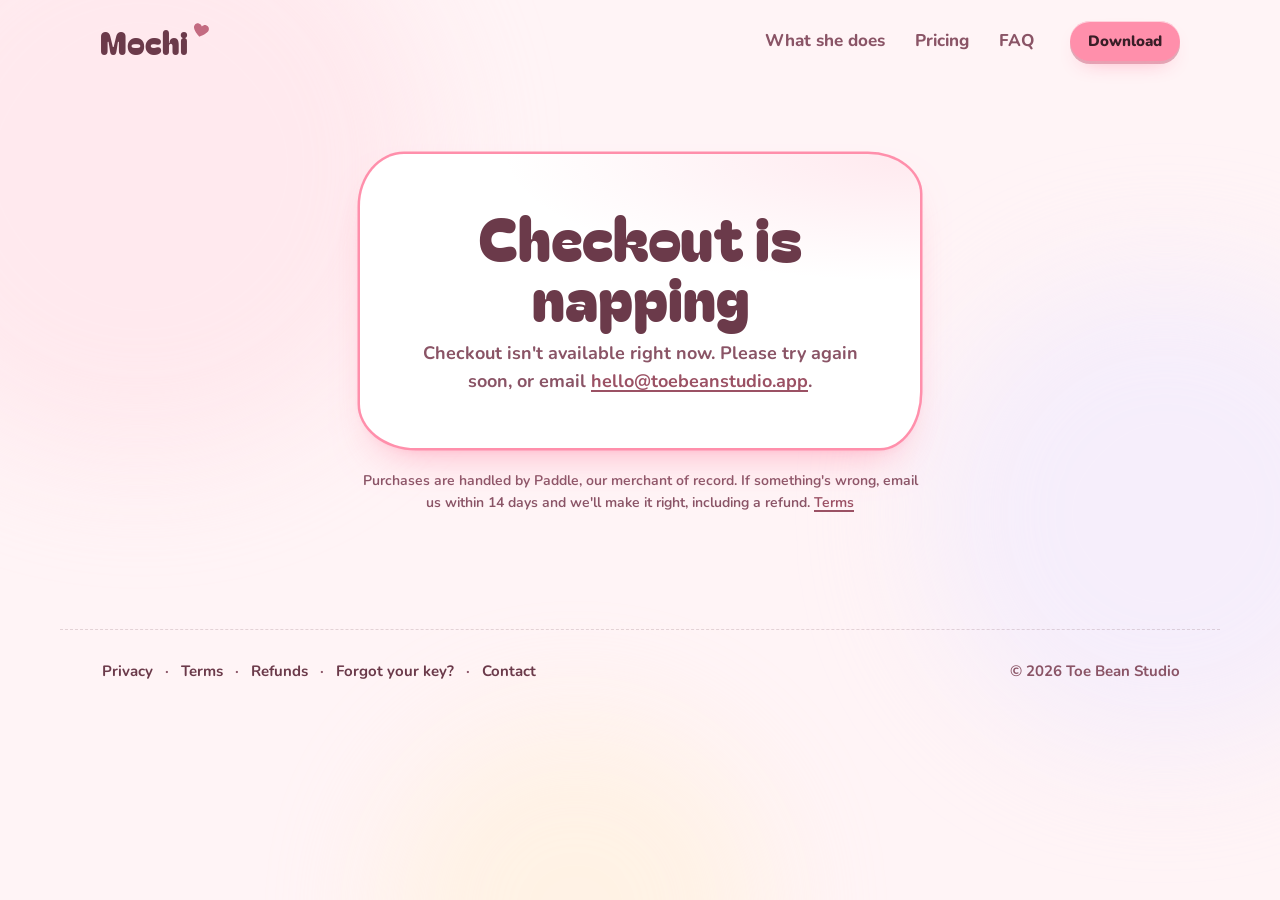
<file: buy.html>
<!doctype html>
<html lang="en">
<head>
  <meta charset="utf-8" />
  <meta name="viewport" content="width=device-width, initial-scale=1" />
  <title>Get Mochi Pro</title>
  <meta name="description" content="Get Mochi Pro: her AI brain, wellbeing, all furs, themes and outfits. $9.99 once at launch (regularly $14.99)." />
  <meta name="theme-color" content="#FFF4F6" />
  <meta name="robots" content="noindex" />
  <link rel="icon" href="/favicon.svg" type="image/svg+xml" />
  <link rel="icon" href="/favicon-32.png" sizes="32x32" type="image/png" />
  <link rel="apple-touch-icon" href="/apple-touch-icon.png" />
  <script data-goatcounter="https://mochi.goatcounter.com/count" async src="//gc.zgo.at/count.js"></script>
  <script type="module" crossorigin src="/assets/buy-BgdEPLnk.js"></script>
  <link rel="modulepreload" crossorigin href="/assets/base-DVwZQ6Zq.js">
  <link rel="modulepreload" crossorigin href="/assets/paddle-config-DbVcccgs.js">
  <link rel="stylesheet" crossorigin href="/assets/base-DfRkCPxd.css">
</head>
<body>
  <a class="skip" href="#main">Skip to content</a>
  <div class="backdrop" aria-hidden="true"><span class="blob blob--a"></span><span class="blob blob--b"></span><span class="blob blob--c"></span></div>
  <header class="top">
    <a class="brand" href="./" aria-label="Mochi home">
      <span class="brand__name">Mochi</span>
      <svg class="brand__heart" viewBox="0 0 24 24" width="18" height="18" aria-hidden="true"><path d="M12 21s-7.5-4.6-9.6-9.4C.9 8 3.1 4 7 4c2.2 0 3.7 1.2 5 3 1.3-1.8 2.8-3 5-3 3.9 0 6.1 4 4.6 7.6C19.5 16.4 12 21 12 21z"/></svg>
    </a>
    <nav class="top__nav" aria-label="Main">
      <a href="./#life">What she does</a>
      <a href="./#pricing">Pricing</a>
      <a href="./#faq">FAQ</a>
    </nav>
    <a class="btn btn--small" href="https://github.com/toebeanstudio/mochi-releases/releases/latest" data-goatcounter-click="download-header" data-goatcounter-title="Download (header)">Download</a>
  </header>

  <main id="main" class="buy">
    <section class="buy__card" aria-live="polite">
      <!-- Before / during checkout -->
      <div class="buy__state" data-state="start">
        <p class="buy__kicker"><span>Mochi Pro · <span data-price><s class="price__was"><span class="sr-only">was </span>$14.99</s> <span class="price__now"><span class="sr-only">now </span>$9.99</span></span> once</span><span class="tag tag--launch" data-launch>Launch price</span></p>
        <h1 class="buy__title">Make her smart</h1>
        <p class="buy__lede">She talks, remembers, and helps with what's on your screen. Focus sessions, breathing and stretches with her, all 11 furs, six themes and her whole wardrobe, for good.</p>
        <button type="button" class="btn btn--big" data-open>Continue to checkout</button>
        <p class="buy__small" data-closed hidden>Checkout closed. Whenever you're ready, she'll wait.</p>
        <p class="buy__small">Already bought? <a href="recover.html">Forgot your key?</a></p>
      </div>

      <!-- Paid, fetching the key -->
      <div class="buy__state" data-state="waiting" hidden>
        <span class="buy__spinner" aria-hidden="true"></span>
        <h1 class="buy__title">Thank you!</h1>
        <p class="buy__lede">Payment received. Fetching your licence key…</p>
      </div>

      <!-- The key -->
      <div class="buy__state" data-state="done" hidden>
        <p class="buy__kicker">
          <svg viewBox="0 0 24 24" width="16" height="16" aria-hidden="true"><path d="M12 21s-7.5-4.6-9.6-9.4C.9 8 3.1 4 7 4c2.2 0 3.7 1.2 5 3 1.3-1.8 2.8-3 5-3 3.9 0 6.1 4 4.6 7.6C19.5 16.4 12 21 12 21z" fill="currentColor"/></svg>
          Mochi Pro is yours
        </p>
        <h1 class="buy__title">She's purring</h1>
        <p class="buy__lede">Here's your licence key<span data-email-line hidden> for <b data-email></b></span>.</p>
        <div class="buy__key">
          <code data-key>MOCHI-XXXX-XXXX-XXXX-XXXX</code>
          <button type="button" class="btn btn--small btn--quiet" data-copy>Copy</button>
        </div>
        <div class="buy__actions">
          <a class="btn btn--big" data-deeplink href="mochi://activate">Open in Mochi</a>
        </div>
        <p class="buy__small">No Mochi yet? <a href="https://github.com/toebeanstudio/mochi-releases/releases/latest">Download it</a>, then open Mochi Pro and paste the key.</p>
        <div class="buy__friend" data-friend hidden>
          <h2>Give a friend <span data-friend-percent>40</span>% off</h2>
          <p>Know someone who'd love a cat on their desk? This code is yours to share.</p>
          <div class="buy__friend-row">
            <code data-friend-code>FRIENDXXXXXX</code>
            <button type="button" class="btn btn--small btn--quiet" data-friend-copy>Copy link</button>
          </div>
        </div>
        <p class="buy__note">Please save this key somewhere safe. If you ever lose it, <a href="recover.html">we can email it to you again</a>, or write to <a href="mailto:hello@toebeanstudio.app">hello@toebeanstudio.app</a> with your receipt.</p>
      </div>

      <!-- Paid, but the key is slow -->
      <div class="buy__state" data-state="slow" hidden>
        <h1 class="buy__title">Almost there</h1>
        <p class="buy__lede">Your payment went through, but your key is taking longer than usual to show here. We've also emailed it to you.</p>
        <button type="button" class="btn" data-retry>Try again</button>
        <p class="buy__note">You can also refresh this page in a minute. Still nothing? Email <a href="mailto:hello@toebeanstudio.app">hello@toebeanstudio.app</a> with your receipt and we'll send your key ourselves.</p>
      </div>

      <!-- An old purchase link: the key is only shown here on the first day -->
      <div class="buy__state" data-state="expired" hidden>
        <h1 class="buy__title">This link has done its job</h1>
        <p class="buy__lede">For your security, a purchase only shows its key here for a day. It's in your email, and we can send it again.</p>
        <a class="btn" href="recover.html">Email me my key</a>
      </div>

      <!-- Not set up -->
      <div class="buy__state" data-state="unavailable" hidden>
        <h1 class="buy__title">Checkout is napping</h1>
        <p class="buy__lede">Checkout isn't available right now. Please try again soon, or email <a href="mailto:hello@toebeanstudio.app">hello@toebeanstudio.app</a>.</p>
      </div>
    </section>
    <p class="buy__mor">Purchases are handled by Paddle, our merchant of record. If something's wrong, email us within 14 days and we'll make it right, including a refund. <a href="terms.html">Terms</a></p>
  </main>

  <footer class="foot">
    <nav class="foot__nav" aria-label="Footer">
      <a href="privacy.html">Privacy</a><span aria-hidden="true">·</span><a href="terms.html">Terms</a><span aria-hidden="true">·</span><a href="refunds.html">Refunds</a><span aria-hidden="true">·</span><a href="recover.html">Forgot your key?</a><span aria-hidden="true">·</span><a href="./#contact">Contact</a>
    </nav>
    <p>© 2026 Toe Bean Studio</p>
  </footer>
</body>
</html>
</file>
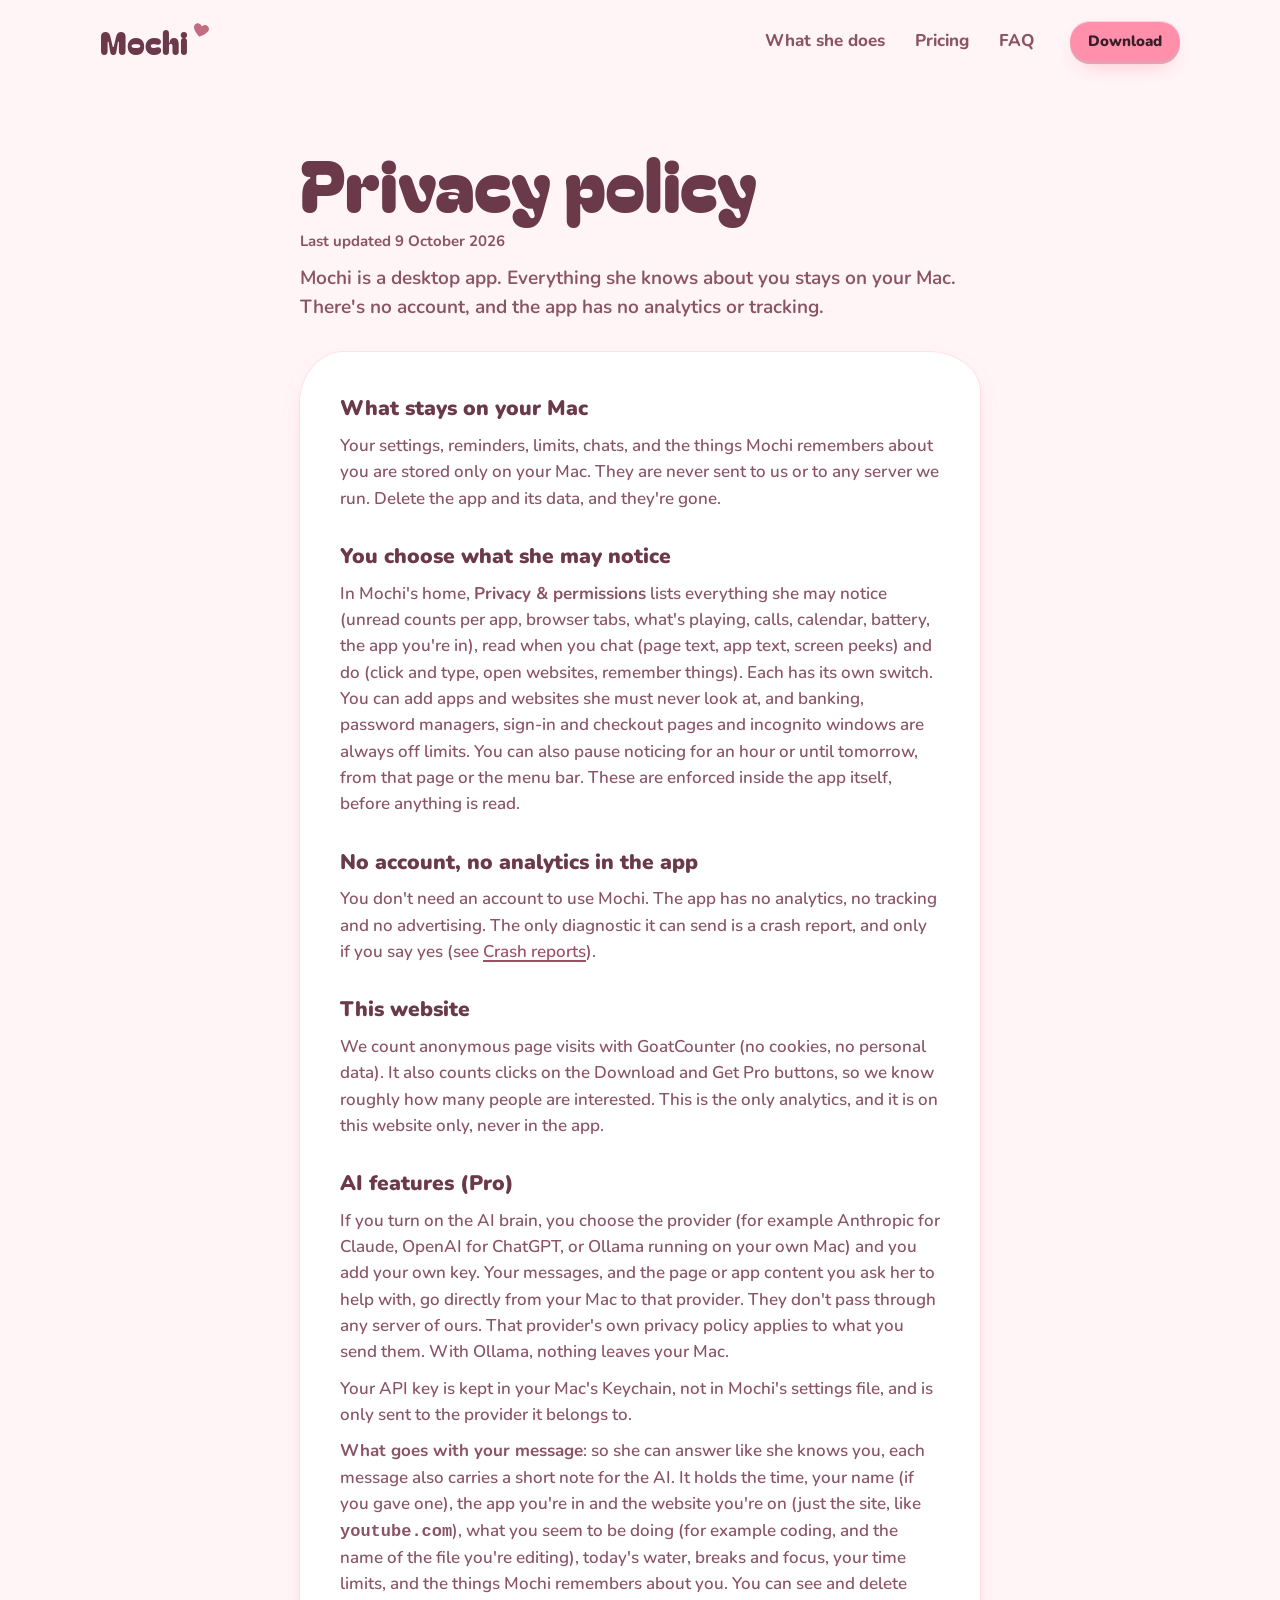
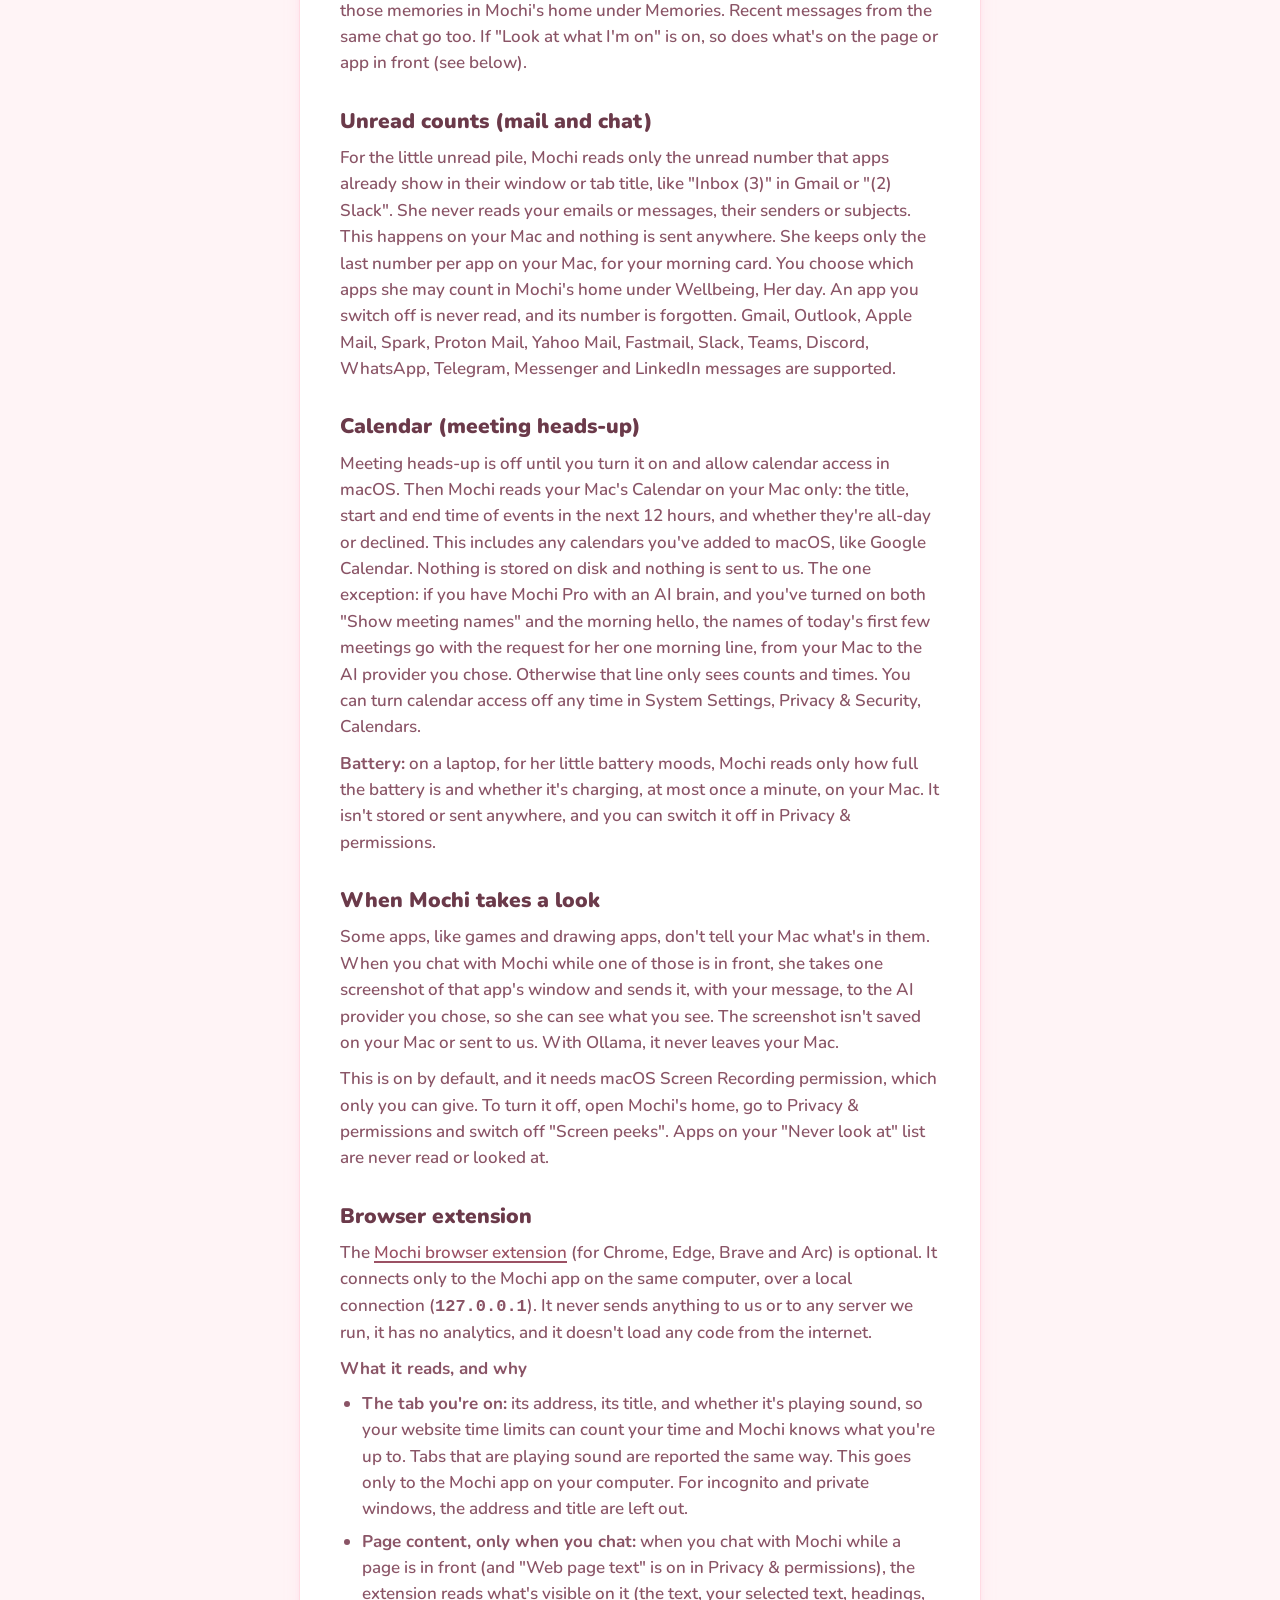
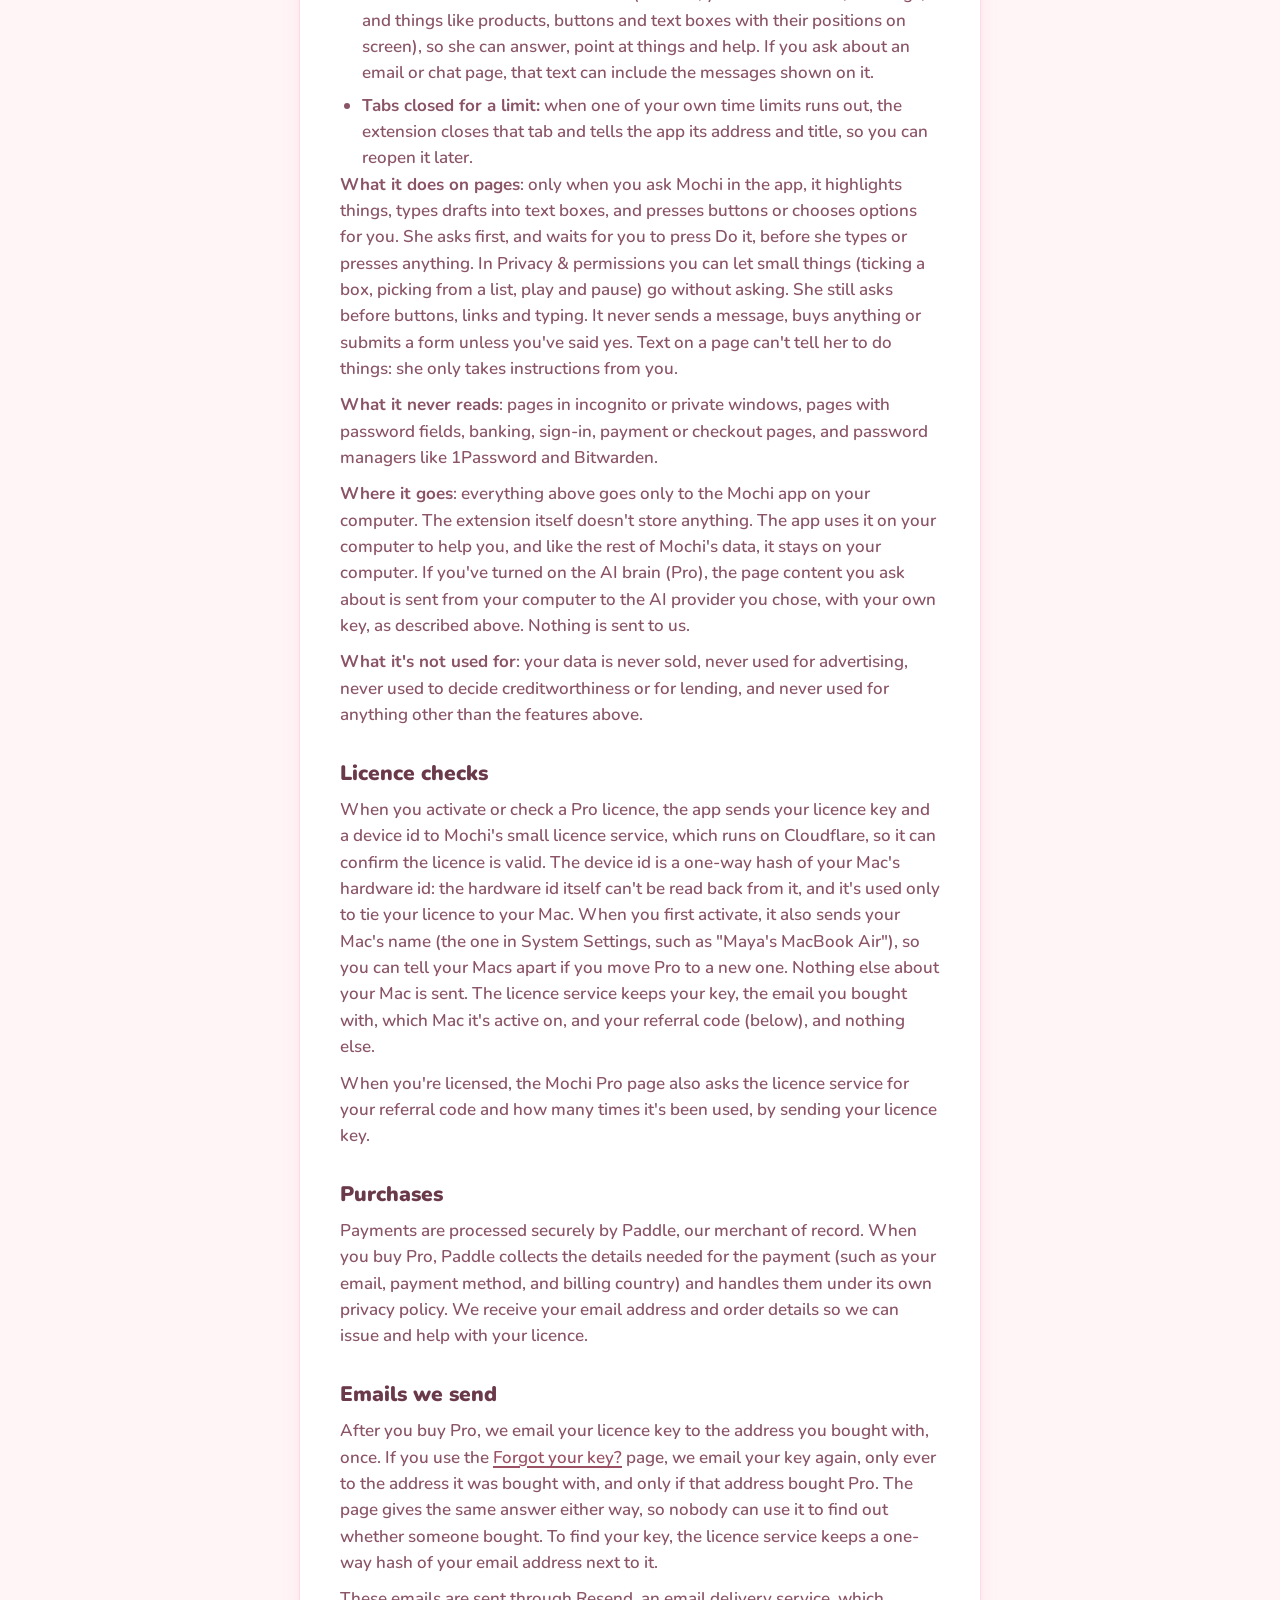
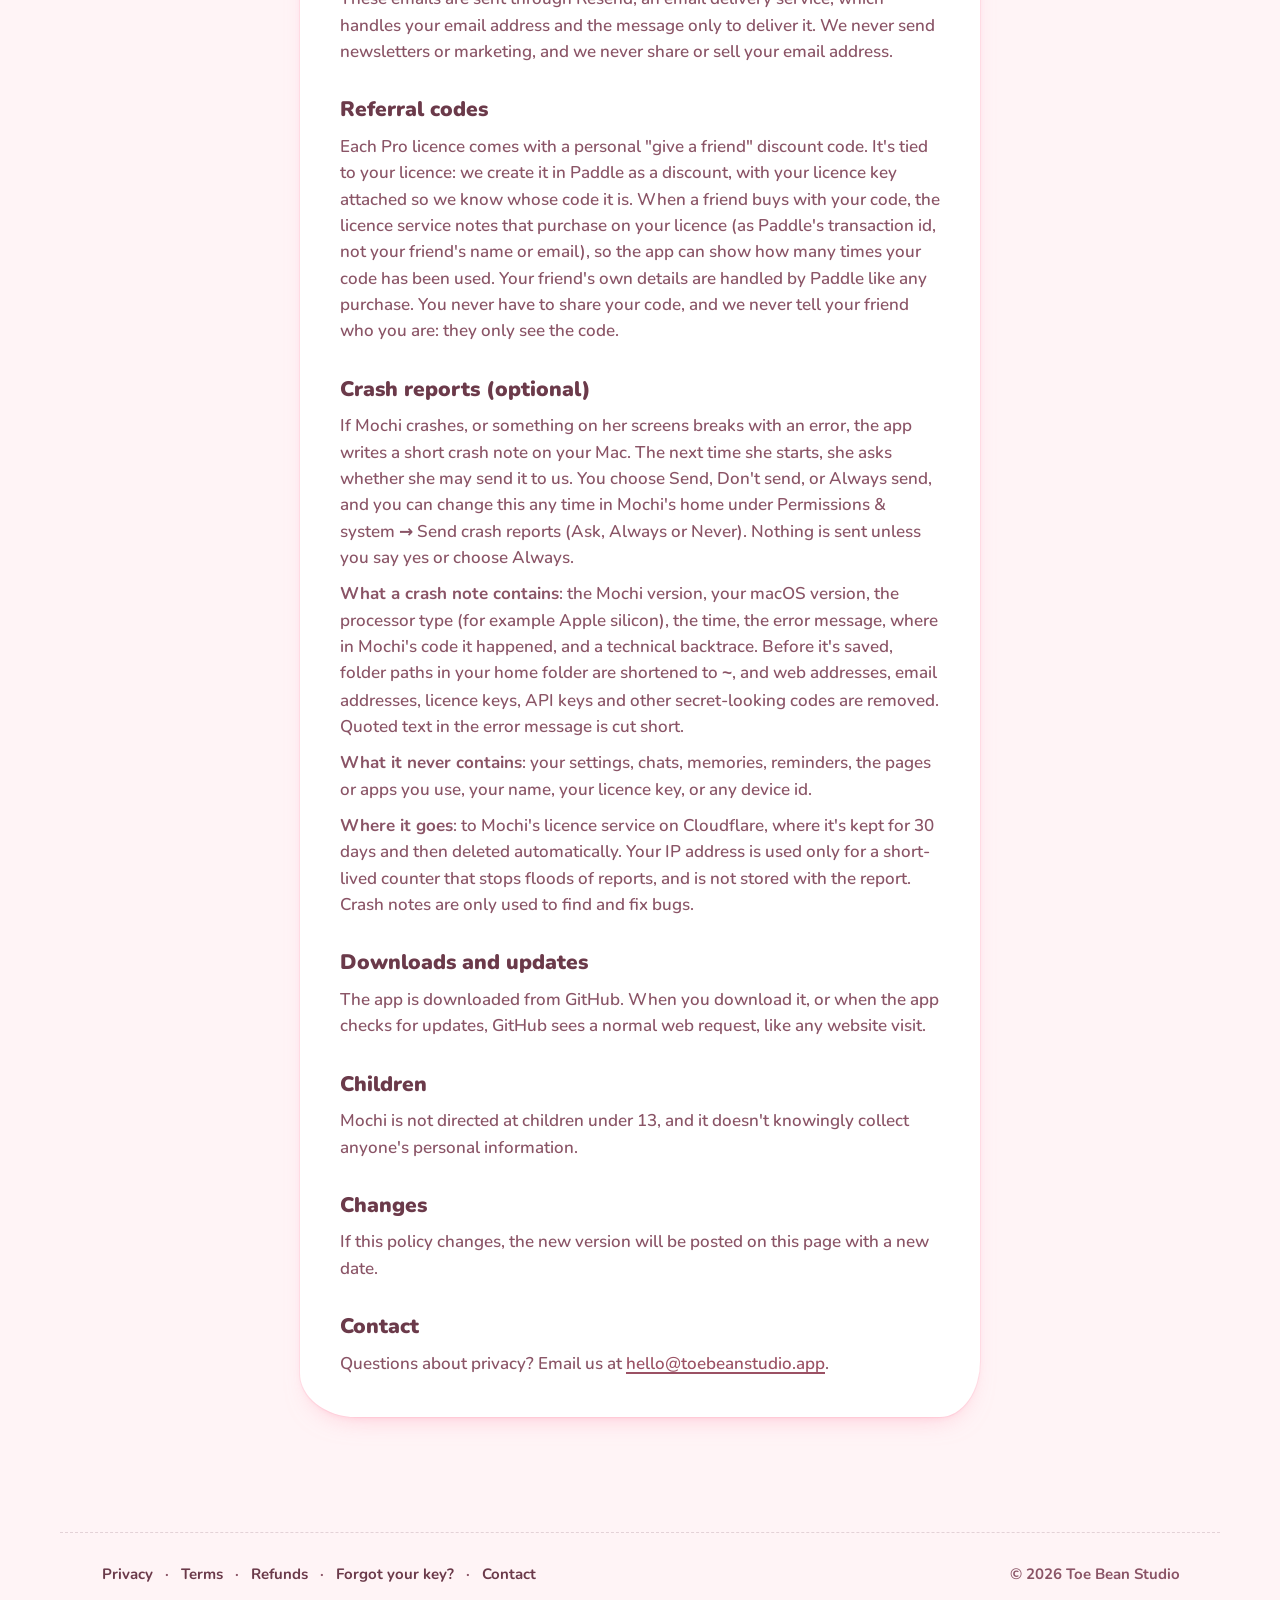
<file: privacy.html>
<!doctype html>
<html lang="en">
<head>
  <meta charset="utf-8" />
  <meta name="viewport" content="width=device-width, initial-scale=1" />
  <title>Privacy policy, Mochi</title>
  <meta name="description" content="How Mochi handles your data: everything stays on your Mac. No account, no tracking, no cookies." />
  <meta name="theme-color" content="#FFF4F6" />
  <link rel="icon" href="/favicon.svg" type="image/svg+xml" />
  <link rel="icon" href="/favicon-32.png" sizes="32x32" type="image/png" />
  <link rel="apple-touch-icon" href="/apple-touch-icon.png" />
  <meta property="og:type" content="website" />
  <meta property="og:site_name" content="Mochi" />
  <meta property="og:title" content="Privacy policy, Mochi" />
  <meta property="og:description" content="How Mochi handles your data: everything stays on your Mac. No account, no tracking, no cookies." />
  <meta property="og:image" content="https://mochi.toebeanstudio.app/og.png" />
  <meta name="twitter:card" content="summary_large_image" />
  <script data-goatcounter="https://mochi.goatcounter.com/count" async src="//gc.zgo.at/count.js"></script>
  <script type="module" crossorigin src="/assets/base-DVwZQ6Zq.js"></script>
  <script type="module" crossorigin src="/assets/legal-DxRxpec_.js"></script>
  <link rel="stylesheet" crossorigin href="/assets/base-DfRkCPxd.css">
</head>
<body>
  <a class="skip" href="#main">Skip to content</a>
  <header class="top">
    <a class="brand" href="./" aria-label="Mochi home">
      <span class="brand__name">Mochi</span>
      <svg class="brand__heart" viewBox="0 0 24 24" width="18" height="18" aria-hidden="true"><path d="M12 21s-7.5-4.6-9.6-9.4C.9 8 3.1 4 7 4c2.2 0 3.7 1.2 5 3 1.3-1.8 2.8-3 5-3 3.9 0 6.1 4 4.6 7.6C19.5 16.4 12 21 12 21z"/></svg>
    </a>
    <nav class="top__nav" aria-label="Main">
      <a href="./#life">What she does</a>
      <a href="./#pricing">Pricing</a>
      <a href="./#faq">FAQ</a>
    </nav>
    <a class="btn btn--small" href="https://github.com/toebeanstudio/mochi-releases/releases/latest" data-goatcounter-click="download-header" data-goatcounter-title="Download (header)">Download</a>
  </header>

  <main id="main" class="legal">
    <h1 class="legal__title">Privacy policy</h1>
    <p class="legal__date">Last updated 9 October 2026</p>
    <p class="legal__lede">Mochi is a desktop app. Everything she knows about you stays on your Mac. There's no account, and the app has no analytics or tracking.</p>
    <div class="legal__card">
      <h2>What stays on your Mac</h2>
      <p>Your settings, reminders, limits, chats, and the things Mochi remembers about you are stored only on your Mac. They are never sent to us or to any server we run. Delete the app and its data, and they're gone.</p>
      <h2 id="controls">You choose what she may notice</h2>
      <p>In Mochi's home, <strong>Privacy &amp; permissions</strong> lists everything she may notice (unread counts per app, browser tabs, what's playing, calls, calendar, battery, the app you're in), read when you chat (page text, app text, screen peeks) and do (click and type, open websites, remember things). Each has its own switch. You can add apps and websites she must never look at, and banking, password managers, sign-in and checkout pages and incognito windows are always off limits. You can also pause noticing for an hour or until tomorrow, from that page or the menu bar. These are enforced inside the app itself, before anything is read.</p>

      <h2>No account, no analytics in the app</h2>
      <p>You don't need an account to use Mochi. The app has no analytics, no tracking and no advertising. The only diagnostic it can send is a crash report, and only if you say yes (see <a href="#crash">Crash reports</a>).</p>

      <h2>This website</h2>
      <p>We count anonymous page visits with GoatCounter (no cookies, no personal data). It also counts clicks on the Download and Get Pro buttons, so we know roughly how many people are interested. This is the only analytics, and it is on this website only, never in the app.</p>

      <h2>AI features (Pro)</h2>
      <p>If you turn on the AI brain, you choose the provider (for example Anthropic for Claude, OpenAI for ChatGPT, or Ollama running on your own Mac) and you add your own key. Your messages, and the page or app content you ask her to help with, go directly from your Mac to that provider. They don't pass through any server of ours. That provider's own privacy policy applies to what you send them. With Ollama, nothing leaves your Mac.</p>
      <p>Your API key is kept in your Mac's Keychain, not in Mochi's settings file, and is only sent to the provider it belongs to.</p>
      <p><strong>What goes with your message</strong>: so she can answer like she knows you, each message also carries a short note for the AI. It holds the time, your name (if you gave one), the app you're in and the website you're on (just the site, like <code>youtube.com</code>), what you seem to be doing (for example coding, and the name of the file you're editing), today's water, breaks and focus, your time limits, and the things Mochi remembers about you. You can see and delete those memories in Mochi's home under Memories. Recent messages from the same chat go too. If "Look at what I'm on" is on, so does what's on the page or app in front (see below).</p>

      <h2 id="unread">Unread counts (mail and chat)</h2>
      <p>For the little unread pile, Mochi reads only the unread number that apps already show in their window or tab title, like "Inbox (3)" in Gmail or "(2) Slack". She never reads your emails or messages, their senders or subjects. This happens on your Mac and nothing is sent anywhere. She keeps only the last number per app on your Mac, for your morning card. You choose which apps she may count in Mochi's home under Wellbeing, Her day. An app you switch off is never read, and its number is forgotten. Gmail, Outlook, Apple Mail, Spark, Proton Mail, Yahoo Mail, Fastmail, Slack, Teams, Discord, WhatsApp, Telegram, Messenger and LinkedIn messages are supported.</p>

      <h2 id="calendar">Calendar (meeting heads-up)</h2>
      <p>Meeting heads-up is off until you turn it on and allow calendar access in macOS. Then Mochi reads your Mac's Calendar on your Mac only: the title, start and end time of events in the next 12 hours, and whether they're all-day or declined. This includes any calendars you've added to macOS, like Google Calendar. Nothing is stored on disk and nothing is sent to us. The one exception: if you have Mochi Pro with an AI brain, and you've turned on both "Show meeting names" and the morning hello, the names of today's first few meetings go with the request for her one morning line, from your Mac to the AI provider you chose. Otherwise that line only sees counts and times. You can turn calendar access off any time in System Settings, Privacy &amp; Security, Calendars.</p>
      <p id="battery"><strong>Battery:</strong> on a laptop, for her little battery moods, Mochi reads only how full the battery is and whether it's charging, at most once a minute, on your Mac. It isn't stored or sent anywhere, and you can switch it off in Privacy &amp; permissions.</p>

      <h2 id="look">When Mochi takes a look</h2>
      <p>Some apps, like games and drawing apps, don't tell your Mac what's in them. When you chat with Mochi while one of those is in front, she takes one screenshot of that app's window and sends it, with your message, to the AI provider you chose, so she can see what you see. The screenshot isn't saved on your Mac or sent to us. With Ollama, it never leaves your Mac.</p>
      <p>This is on by default, and it needs macOS Screen Recording permission, which only you can give. To turn it off, open Mochi's home, go to Privacy &amp; permissions and switch off "Screen peeks". Apps on your "Never look at" list are never read or looked at.</p>

      <h2 id="extension">Browser extension</h2>
      <p>The <a data-store-link>Mochi browser extension</a> (for Chrome, Edge, Brave and Arc) is optional. It connects only to the Mochi app on the same computer, over a local connection (<code>127.0.0.1</code>). It never sends anything to us or to any server we run, it has no analytics, and it doesn't load any code from the internet.</p>
      <p><strong>What it reads, and why</strong></p>
      <ul>
        <li><strong>The tab you're on:</strong> its address, its title, and whether it's playing sound, so your website time limits can count your time and Mochi knows what you're up to. Tabs that are playing sound are reported the same way. This goes only to the Mochi app on your computer. For incognito and private windows, the address and title are left out.</li>
        <li><strong>Page content, only when you chat:</strong> when you chat with Mochi while a page is in front (and "Web page text" is on in Privacy &amp; permissions), the extension reads what's visible on it (the text, your selected text, headings, and things like products, buttons and text boxes with their positions on screen), so she can answer, point at things and help. If you ask about an email or chat page, that text can include the messages shown on it.</li>
        <li><strong>Tabs closed for a limit:</strong> when one of your own time limits runs out, the extension closes that tab and tells the app its address and title, so you can reopen it later.</li>
      </ul>
      <p><strong>What it does on pages</strong>: only when you ask Mochi in the app, it highlights things, types drafts into text boxes, and presses buttons or chooses options for you. She asks first, and waits for you to press Do it, before she types or presses anything. In Privacy &amp; permissions you can let small things (ticking a box, picking from a list, play and pause) go without asking. She still asks before buttons, links and typing. It never sends a message, buys anything or submits a form unless you've said yes. Text on a page can't tell her to do things: she only takes instructions from you.</p>
      <p><strong>What it never reads</strong>: pages in incognito or private windows, pages with password fields, banking, sign-in, payment or checkout pages, and password managers like 1Password and Bitwarden.</p>
      <p><strong>Where it goes</strong>: everything above goes only to the Mochi app on your computer. The extension itself doesn't store anything. The app uses it on your computer to help you, and like the rest of Mochi's data, it stays on your computer. If you've turned on the AI brain (Pro), the page content you ask about is sent from your computer to the AI provider you chose, with your own key, as described above. Nothing is sent to us.</p>
      <p><strong>What it's not used for</strong>: your data is never sold, never used for advertising, never used to decide creditworthiness or for lending, and never used for anything other than the features above.</p>

      <h2>Licence checks</h2>
      <p>When you activate or check a Pro licence, the app sends your licence key and a device id to Mochi's small licence service, which runs on Cloudflare, so it can confirm the licence is valid. The device id is a one-way hash of your Mac's hardware id: the hardware id itself can't be read back from it, and it's used only to tie your licence to your Mac. When you first activate, it also sends your Mac's name (the one in System Settings, such as "Maya's MacBook Air"), so you can tell your Macs apart if you move Pro to a new one. Nothing else about your Mac is sent. The licence service keeps your key, the email you bought with, which Mac it's active on, and your referral code (below), and nothing else.</p>
      <p>When you're licensed, the Mochi Pro page also asks the licence service for your referral code and how many times it's been used, by sending your licence key.</p>

      <h2>Purchases</h2>
      <p>Payments are processed securely by Paddle, our merchant of record. When you buy Pro, Paddle collects the details needed for the payment (such as your email, payment method, and billing country) and handles them under its own privacy policy. We receive your email address and order details so we can issue and help with your licence.</p>

      <h2 id="emails">Emails we send</h2>
      <p>After you buy Pro, we email your licence key to the address you bought with, once. If you use the <a href="recover.html">Forgot your key?</a> page, we email your key again, only ever to the address it was bought with, and only if that address bought Pro. The page gives the same answer either way, so nobody can use it to find out whether someone bought. To find your key, the licence service keeps a one-way hash of your email address next to it.</p>
      <p>These emails are sent through Resend, an email delivery service, which handles your email address and the message only to deliver it. We never send newsletters or marketing, and we never share or sell your email address.</p>

      <h2 id="referrals">Referral codes</h2>
      <p>Each Pro licence comes with a personal "give a friend" discount code. It's tied to your licence: we create it in Paddle as a discount, with your licence key attached so we know whose code it is. When a friend buys with your code, the licence service notes that purchase on your licence (as Paddle's transaction id, not your friend's name or email), so the app can show how many times your code has been used. Your friend's own details are handled by Paddle like any purchase. You never have to share your code, and we never tell your friend who you are: they only see the code.</p>

      <h2 id="crash">Crash reports (optional)</h2>
      <p>If Mochi crashes, or something on her screens breaks with an error, the app writes a short crash note on your Mac. The next time she starts, she asks whether she may send it to us. You choose Send, Don't send, or Always send, and you can change this any time in Mochi's home under Permissions &amp; system → Send crash reports (Ask, Always or Never). Nothing is sent unless you say yes or choose Always.</p>
      <p><strong>What a crash note contains</strong>: the Mochi version, your macOS version, the processor type (for example Apple silicon), the time, the error message, where in Mochi's code it happened, and a technical backtrace. Before it's saved, folder paths in your home folder are shortened to <code>~</code>, and web addresses, email addresses, licence keys, API keys and other secret-looking codes are removed. Quoted text in the error message is cut short.</p>
      <p><strong>What it never contains</strong>: your settings, chats, memories, reminders, the pages or apps you use, your name, your licence key, or any device id.</p>
      <p><strong>Where it goes</strong>: to Mochi's licence service on Cloudflare, where it's kept for 30 days and then deleted automatically. Your IP address is used only for a short-lived counter that stops floods of reports, and is not stored with the report. Crash notes are only used to find and fix bugs.</p>

      <h2>Downloads and updates</h2>
      <p>The app is downloaded from GitHub. When you download it, or when the app checks for updates, GitHub sees a normal web request, like any website visit.</p>

      <h2>Children</h2>
      <p>Mochi is not directed at children under 13, and it doesn't knowingly collect anyone's personal information.</p>

      <h2>Changes</h2>
      <p>If this policy changes, the new version will be posted on this page with a new date.</p>

      <h2>Contact</h2>
      <p>Questions about privacy? Email us at <a href="mailto:hello@toebeanstudio.app">hello@toebeanstudio.app</a>.</p>
    </div>
  </main>

  <footer class="foot">
    <nav class="foot__nav" aria-label="Footer">
      <a href="privacy.html">Privacy</a><span aria-hidden="true">·</span><a href="terms.html">Terms</a><span aria-hidden="true">·</span><a href="refunds.html">Refunds</a><span aria-hidden="true">·</span><a href="recover.html">Forgot your key?</a><span aria-hidden="true">·</span><a href="./#contact">Contact</a>
    </nav>
    <p>© 2026 Toe Bean Studio</p>
  </footer>
</body>
</html>
</file>
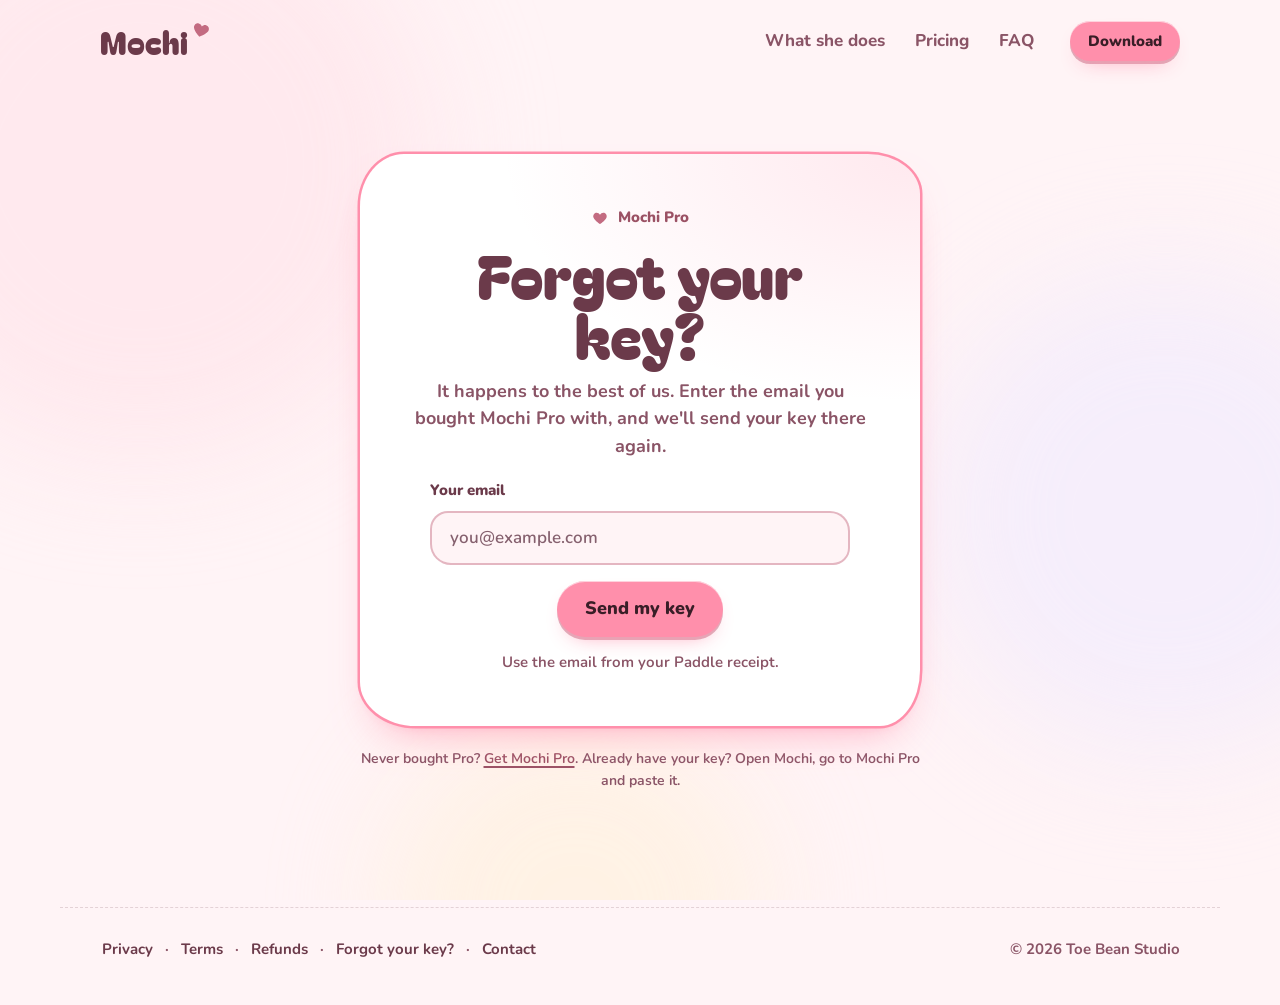
<file: recover.html>
<!doctype html>
<html lang="en">
<head>
  <meta charset="utf-8" />
  <meta name="viewport" content="width=device-width, initial-scale=1" />
  <title>Forgot your key? Mochi</title>
  <meta name="description" content="Lost your Mochi Pro licence key? Enter the email you bought with and we'll send it again." />
  <meta name="theme-color" content="#FFF4F6" />
  <meta name="robots" content="noindex" />
  <link rel="icon" href="/favicon.svg" type="image/svg+xml" />
  <link rel="icon" href="/favicon-32.png" sizes="32x32" type="image/png" />
  <link rel="apple-touch-icon" href="/apple-touch-icon.png" />
  <script data-goatcounter="https://mochi.goatcounter.com/count" async src="//gc.zgo.at/count.js"></script>
  <script type="module" crossorigin src="/assets/recover-DDXmNWxc.js"></script>
  <link rel="modulepreload" crossorigin href="/assets/base-DVwZQ6Zq.js">
  <link rel="modulepreload" crossorigin href="/assets/paddle-config-DbVcccgs.js">
  <link rel="stylesheet" crossorigin href="/assets/base-DfRkCPxd.css">
</head>
<body>
  <a class="skip" href="#main">Skip to content</a>
  <div class="backdrop" aria-hidden="true"><span class="blob blob--a"></span><span class="blob blob--b"></span><span class="blob blob--c"></span></div>
  <header class="top">
    <a class="brand" href="./" aria-label="Mochi home">
      <span class="brand__name">Mochi</span>
      <svg class="brand__heart" viewBox="0 0 24 24" width="18" height="18" aria-hidden="true"><path d="M12 21s-7.5-4.6-9.6-9.4C.9 8 3.1 4 7 4c2.2 0 3.7 1.2 5 3 1.3-1.8 2.8-3 5-3 3.9 0 6.1 4 4.6 7.6C19.5 16.4 12 21 12 21z"/></svg>
    </a>
    <nav class="top__nav" aria-label="Main">
      <a href="./#life">What she does</a>
      <a href="./#pricing">Pricing</a>
      <a href="./#faq">FAQ</a>
    </nav>
    <a class="btn btn--small" href="https://github.com/toebeanstudio/mochi-releases/releases/latest" data-goatcounter-click="download-header" data-goatcounter-title="Download (header)">Download</a>
  </header>

  <main id="main" class="buy">
    <section class="buy__card" aria-live="polite">
      <!-- Ask -->
      <div class="buy__state" data-state="start">
        <p class="buy__kicker">
          <svg viewBox="0 0 24 24" width="16" height="16" aria-hidden="true"><path d="M12 21s-7.5-4.6-9.6-9.4C.9 8 3.1 4 7 4c2.2 0 3.7 1.2 5 3 1.3-1.8 2.8-3 5-3 3.9 0 6.1 4 4.6 7.6C19.5 16.4 12 21 12 21z" fill="currentColor"/></svg>
          Mochi Pro
        </p>
        <h1 class="buy__title">Forgot your key?</h1>
        <p class="buy__lede">It happens to the best of us. Enter the email you bought Mochi Pro with, and we'll send your key there again.</p>
        <form class="recover" data-form novalidate>
          <label class="recover__label" for="recover-email">Your email</label>
          <input id="recover-email" class="recover__input" name="email" type="email" inputmode="email" autocomplete="email"
            placeholder="you@example.com" required maxlength="320" aria-describedby="recover-error" />
          <p class="recover__error" id="recover-error" data-error role="alert" hidden></p>
          <button type="submit" class="btn btn--big" data-submit>Send my key</button>
        </form>
        <p class="buy__small">Use the email from your Paddle receipt.</p>
      </div>

      <!-- Sent (the same answer whether or not that email bought, on purpose) -->
      <div class="buy__state" data-state="sent" hidden>
        <p class="buy__kicker">
          <svg viewBox="0 0 24 24" width="16" height="16" aria-hidden="true"><path d="M12 21s-7.5-4.6-9.6-9.4C.9 8 3.1 4 7 4c2.2 0 3.7 1.2 5 3 1.3-1.8 2.8-3 5-3 3.9 0 6.1 4 4.6 7.6C19.5 16.4 12 21 12 21z" fill="currentColor"/></svg>
          On its way
        </p>
        <h1 class="buy__title">Check your inbox</h1>
        <p class="buy__lede" data-message>If that email bought Mochi Pro, its key is on its way. Check your inbox (and spam) in a few minutes.</p>
        <button type="button" class="btn btn--quiet" data-again>Try another email</button>
        <p class="buy__note">Nothing after ten minutes? Email <a href="mailto:hello@toebeanstudio.app">hello@toebeanstudio.app</a> with your Paddle receipt and we'll send your key ourselves.</p>
      </div>
    </section>
    <p class="buy__mor">Never bought Pro? <a href="buy.html">Get Mochi Pro</a>. Already have your key? Open Mochi, go to Mochi Pro and paste it.</p>
  </main>

  <footer class="foot">
    <nav class="foot__nav" aria-label="Footer">
      <a href="privacy.html">Privacy</a><span aria-hidden="true">·</span><a href="terms.html">Terms</a><span aria-hidden="true">·</span><a href="refunds.html">Refunds</a><span aria-hidden="true">·</span><a href="recover.html">Forgot your key?</a><span aria-hidden="true">·</span><a href="./#contact">Contact</a>
    </nav>
    <p>© 2026 Toe Bean Studio</p>
  </footer>
</body>
</html>
</file>
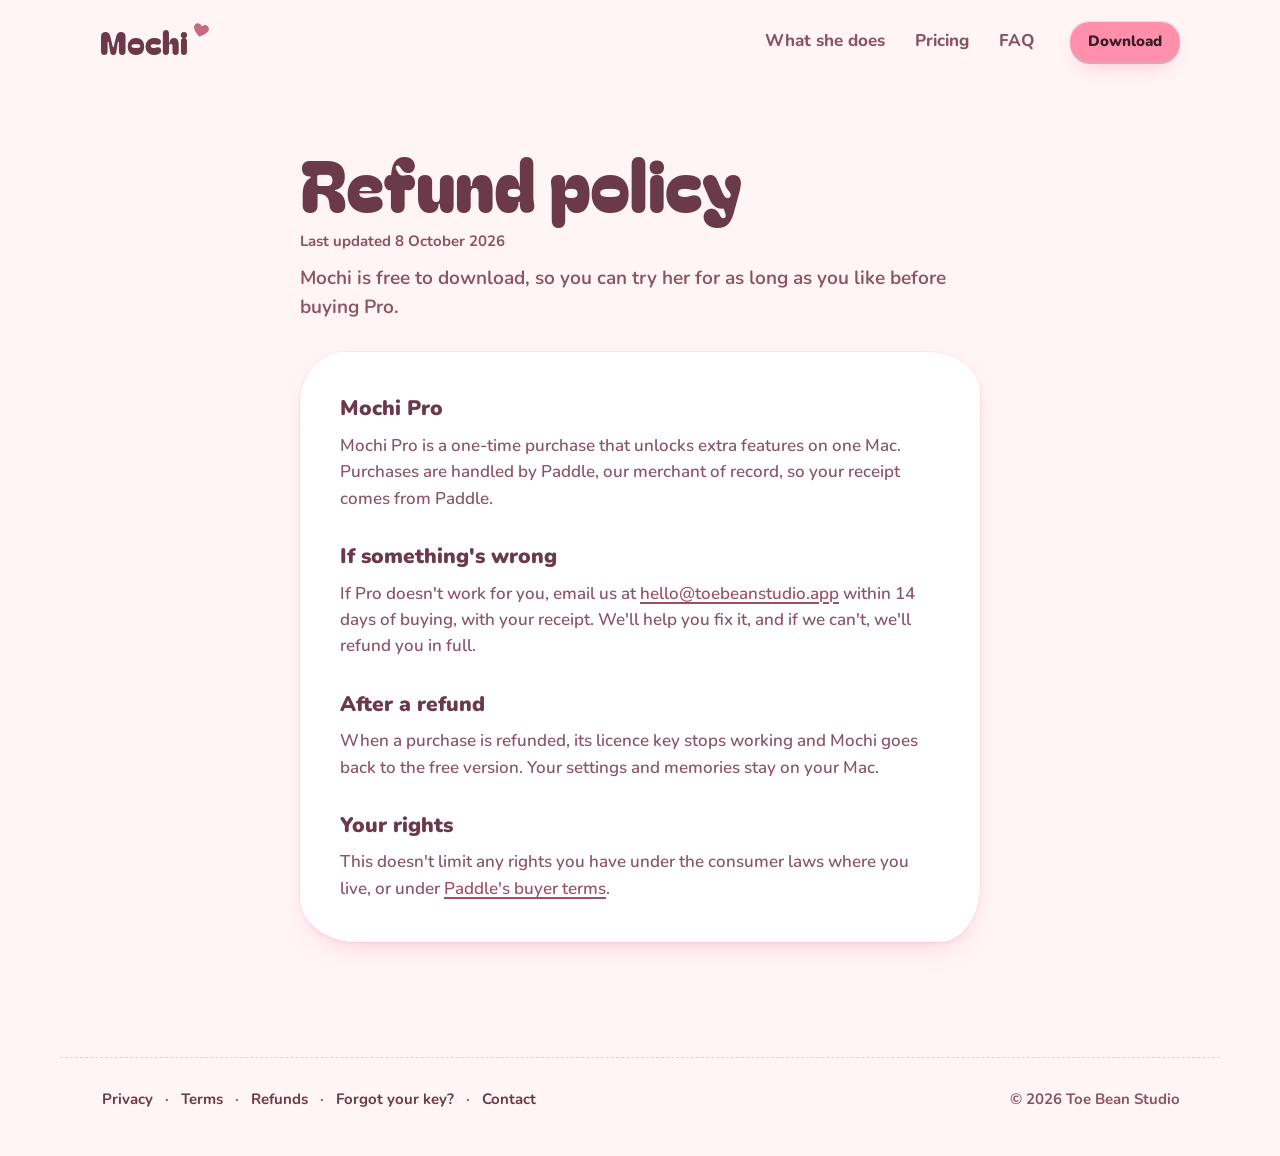
<file: refunds.html>
<!doctype html>
<html lang="en">
<head>
  <meta charset="utf-8" />
  <meta name="viewport" content="width=device-width, initial-scale=1" />
  <title>Refund policy, Mochi</title>
  <meta name="description" content="The refund policy for Mochi Pro." />
  <meta name="theme-color" content="#FFF4F6" />
  <link rel="icon" href="/favicon.svg" type="image/svg+xml" />
  <link rel="icon" href="/favicon-32.png" sizes="32x32" type="image/png" />
  <link rel="apple-touch-icon" href="/apple-touch-icon.png" />
  <meta property="og:type" content="website" />
  <meta property="og:site_name" content="Mochi" />
  <meta property="og:title" content="Refund policy, Mochi" />
  <meta property="og:description" content="The refund policy for Mochi Pro." />
  <meta property="og:image" content="https://mochi.toebeanstudio.app/og.png" />
  <meta name="twitter:card" content="summary_large_image" />
  <script data-goatcounter="https://mochi.goatcounter.com/count" async src="//gc.zgo.at/count.js"></script>
  <script type="module" crossorigin src="/assets/base-DVwZQ6Zq.js"></script>
  <script type="module" crossorigin src="/assets/legal-DxRxpec_.js"></script>
  <link rel="stylesheet" crossorigin href="/assets/base-DfRkCPxd.css">
</head>
<body>
  <a class="skip" href="#main">Skip to content</a>
  <header class="top">
    <a class="brand" href="./" aria-label="Mochi home">
      <span class="brand__name">Mochi</span>
      <svg class="brand__heart" viewBox="0 0 24 24" width="18" height="18" aria-hidden="true"><path d="M12 21s-7.5-4.6-9.6-9.4C.9 8 3.1 4 7 4c2.2 0 3.7 1.2 5 3 1.3-1.8 2.8-3 5-3 3.9 0 6.1 4 4.6 7.6C19.5 16.4 12 21 12 21z"/></svg>
    </a>
    <nav class="top__nav" aria-label="Main">
      <a href="./#life">What she does</a>
      <a href="./#pricing">Pricing</a>
      <a href="./#faq">FAQ</a>
    </nav>
    <a class="btn btn--small" href="https://github.com/toebeanstudio/mochi-releases/releases/latest" data-goatcounter-click="download-header" data-goatcounter-title="Download (header)">Download</a>
  </header>

  <main id="main" class="legal">
    <h1 class="legal__title">Refund policy</h1>
    <p class="legal__date">Last updated 8 October 2026</p>
    <p class="legal__lede">Mochi is free to download, so you can try her for as long as you like before buying Pro.</p>
    <div class="legal__card">
      <h2>Mochi Pro</h2>
      <p>Mochi Pro is a one-time purchase that unlocks extra features on one Mac. Purchases are handled by Paddle, our merchant of record, so your receipt comes from Paddle.</p>

      <h2>If something's wrong</h2>
      <p>If Pro doesn't work for you, email us at <a href="mailto:hello@toebeanstudio.app">hello@toebeanstudio.app</a> within 14 days of buying, with your receipt. We'll help you fix it, and if we can't, we'll refund you in full.</p>

      <h2>After a refund</h2>
      <p>When a purchase is refunded, its licence key stops working and Mochi goes back to the free version. Your settings and memories stay on your Mac.</p>

      <h2>Your rights</h2>
      <p>This doesn't limit any rights you have under the consumer laws where you live, or under <a href="https://www.paddle.com/legal/checkout-buyer-terms">Paddle's buyer terms</a>.</p>
    </div>
  </main>

  <footer class="foot">
    <nav class="foot__nav" aria-label="Footer">
      <a href="privacy.html">Privacy</a><span aria-hidden="true">·</span><a href="terms.html">Terms</a><span aria-hidden="true">·</span><a href="refunds.html">Refunds</a><span aria-hidden="true">·</span><a href="recover.html">Forgot your key?</a><span aria-hidden="true">·</span><a href="./#contact">Contact</a>
    </nav>
    <p>© 2026 Toe Bean Studio</p>
  </footer>
</body>
</html>
</file>
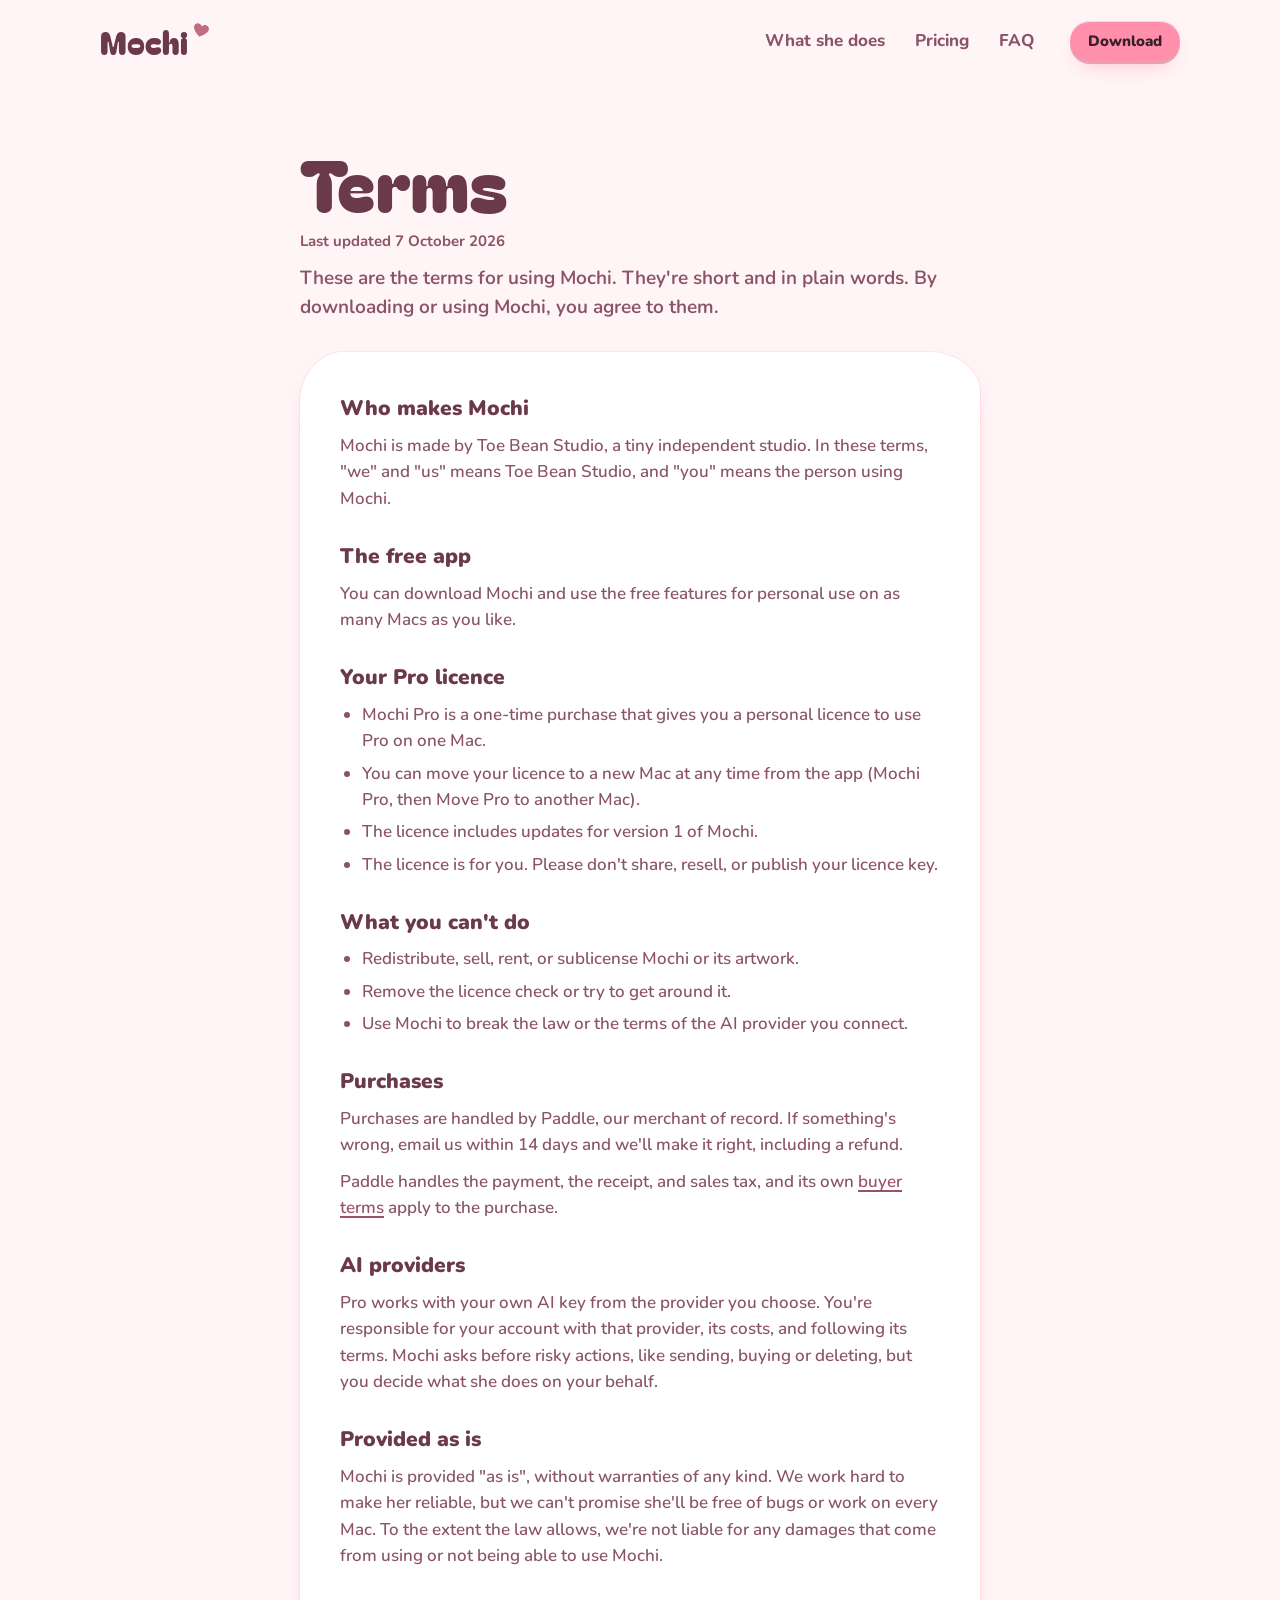
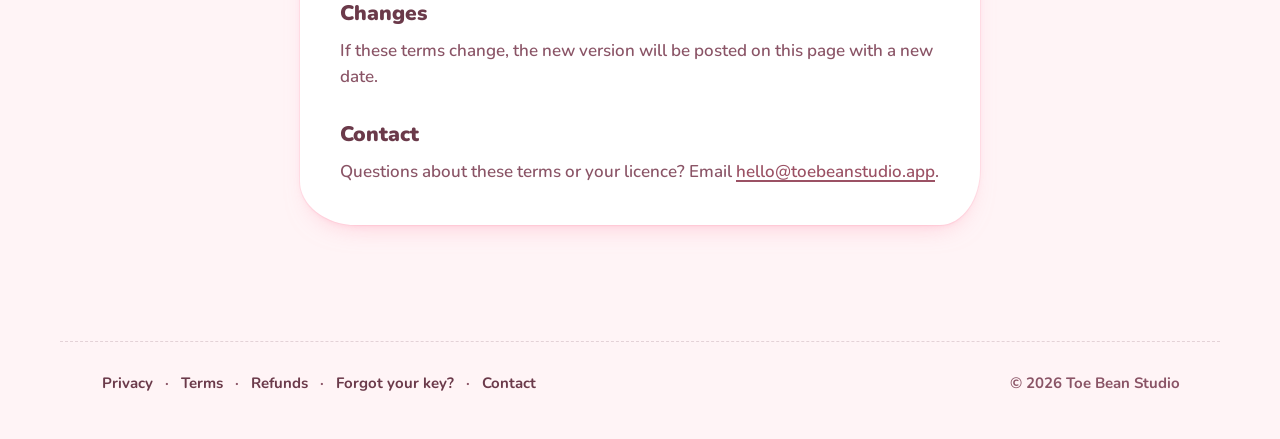
<file: terms.html>
<!doctype html>
<html lang="en">
<head>
  <meta charset="utf-8" />
  <meta name="viewport" content="width=device-width, initial-scale=1" />
  <title>Terms, Mochi</title>
  <meta name="description" content="The licence terms for Mochi, a desktop cat for macOS." />
  <meta name="theme-color" content="#FFF4F6" />
  <link rel="icon" href="/favicon.svg" type="image/svg+xml" />
  <link rel="icon" href="/favicon-32.png" sizes="32x32" type="image/png" />
  <link rel="apple-touch-icon" href="/apple-touch-icon.png" />
  <meta property="og:type" content="website" />
  <meta property="og:site_name" content="Mochi" />
  <meta property="og:title" content="Terms, Mochi" />
  <meta property="og:description" content="The licence terms for Mochi, a desktop cat for macOS." />
  <meta property="og:image" content="https://mochi.toebeanstudio.app/og.png" />
  <meta name="twitter:card" content="summary_large_image" />
  <script data-goatcounter="https://mochi.goatcounter.com/count" async src="//gc.zgo.at/count.js"></script>
  <script type="module" crossorigin src="/assets/base-DVwZQ6Zq.js"></script>
  <script type="module" crossorigin src="/assets/legal-DxRxpec_.js"></script>
  <link rel="stylesheet" crossorigin href="/assets/base-DfRkCPxd.css">
</head>
<body>
  <a class="skip" href="#main">Skip to content</a>
  <header class="top">
    <a class="brand" href="./" aria-label="Mochi home">
      <span class="brand__name">Mochi</span>
      <svg class="brand__heart" viewBox="0 0 24 24" width="18" height="18" aria-hidden="true"><path d="M12 21s-7.5-4.6-9.6-9.4C.9 8 3.1 4 7 4c2.2 0 3.7 1.2 5 3 1.3-1.8 2.8-3 5-3 3.9 0 6.1 4 4.6 7.6C19.5 16.4 12 21 12 21z"/></svg>
    </a>
    <nav class="top__nav" aria-label="Main">
      <a href="./#life">What she does</a>
      <a href="./#pricing">Pricing</a>
      <a href="./#faq">FAQ</a>
    </nav>
    <a class="btn btn--small" href="https://github.com/toebeanstudio/mochi-releases/releases/latest" data-goatcounter-click="download-header" data-goatcounter-title="Download (header)">Download</a>
  </header>

  <main id="main" class="legal">
    <h1 class="legal__title">Terms</h1>
    <p class="legal__date">Last updated 7 October 2026</p>
    <p class="legal__lede">These are the terms for using Mochi. They're short and in plain words. By downloading or using Mochi, you agree to them.</p>
    <div class="legal__card">
      <h2>Who makes Mochi</h2>
      <p>Mochi is made by Toe Bean Studio, a tiny independent studio. In these terms, "we" and "us" means Toe Bean Studio, and "you" means the person using Mochi.</p>

      <h2>The free app</h2>
      <p>You can download Mochi and use the free features for personal use on as many Macs as you like.</p>

      <h2>Your Pro licence</h2>
      <ul>
        <li>Mochi Pro is a one-time purchase that gives you a personal licence to use Pro on one Mac.</li>
        <li>You can move your licence to a new Mac at any time from the app (Mochi Pro, then Move Pro to another Mac).</li>
        <li>The licence includes updates for version 1 of Mochi.</li>
        <li>The licence is for you. Please don't share, resell, or publish your licence key.</li>
      </ul>

      <h2>What you can't do</h2>
      <ul>
        <li>Redistribute, sell, rent, or sublicense Mochi or its artwork.</li>
        <li>Remove the licence check or try to get around it.</li>
        <li>Use Mochi to break the law or the terms of the AI provider you connect.</li>
      </ul>

      <h2>Purchases</h2>
      <p>Purchases are handled by Paddle, our merchant of record. If something's wrong, email us within 14 days and we'll make it right, including a refund.</p>
      <p>Paddle handles the payment, the receipt, and sales tax, and its own <a href="https://www.paddle.com/legal/checkout-buyer-terms">buyer terms</a> apply to the purchase.</p>

      <h2>AI providers</h2>
      <p>Pro works with your own AI key from the provider you choose. You're responsible for your account with that provider, its costs, and following its terms. Mochi asks before risky actions, like sending, buying or deleting, but you decide what she does on your behalf.</p>

      <h2>Provided as is</h2>
      <p>Mochi is provided "as is", without warranties of any kind. We work hard to make her reliable, but we can't promise she'll be free of bugs or work on every Mac. To the extent the law allows, we're not liable for any damages that come from using or not being able to use Mochi.</p>

      <h2>Changes</h2>
      <p>If these terms change, the new version will be posted on this page with a new date.</p>

      <h2>Contact</h2>
      <p>Questions about these terms or your licence? Email <a href="mailto:hello@toebeanstudio.app">hello@toebeanstudio.app</a>.</p>
    </div>
  </main>

  <footer class="foot">
    <nav class="foot__nav" aria-label="Footer">
      <a href="privacy.html">Privacy</a><span aria-hidden="true">·</span><a href="terms.html">Terms</a><span aria-hidden="true">·</span><a href="refunds.html">Refunds</a><span aria-hidden="true">·</span><a href="recover.html">Forgot your key?</a><span aria-hidden="true">·</span><a href="./#contact">Contact</a>
    </nav>
    <p>© 2026 Toe Bean Studio</p>
  </footer>
</body>
</html>
</file>
<file: assets/base-DfRkCPxd.css>
@font-face{font-family:Bagel Fat One;font-style:normal;font-display:swap;font-weight:400;src:url(/assets/bagel-fat-one-latin-ext-400-normal-0J5BazhT.woff2)format("woff2"),url(/assets/bagel-fat-one-latin-ext-400-normal-CaLGBvSe.woff)format("woff")}@font-face{font-family:Bagel Fat One;font-style:normal;font-display:swap;font-weight:400;src:url(/assets/bagel-fat-one-latin-400-normal-CB1T13M1.woff2)format("woff2"),url(/assets/bagel-fat-one-latin-400-normal-BFAfIXLM.woff)format("woff")}@font-face{font-family:Nunito Variable;font-style:normal;font-display:swap;font-weight:200 1000;src:url(/assets/nunito-cyrillic-ext-wght-normal-D4X5GqEv.woff2)format("woff2-variations");unicode-range:U+460-52F,U+1C80-1C8A,U+20B4,U+2DE0-2DFF,U+A640-A69F,U+FE2E-FE2F}@font-face{font-family:Nunito Variable;font-style:normal;font-display:swap;font-weight:200 1000;src:url(/assets/nunito-cyrillic-wght-normal-CY6AOgYE.woff2)format("woff2-variations");unicode-range:U+301,U+400-45F,U+490-491,U+4B0-4B1,U+2116}@font-face{font-family:Nunito Variable;font-style:normal;font-display:swap;font-weight:200 1000;src:url(/assets/nunito-vietnamese-wght-normal-U01xdrZh.woff2)format("woff2-variations");unicode-range:U+102-103,U+110-111,U+128-129,U+168-169,U+1A0-1A1,U+1AF-1B0,U+300-301,U+303-304,U+308-309,U+323,U+329,U+1EA0-1EF9,U+20AB}@font-face{font-family:Nunito Variable;font-style:normal;font-display:swap;font-weight:200 1000;src:url(/assets/nunito-latin-ext-wght-normal-CXYtwYOx.woff2)format("woff2-variations");unicode-range:U+100-2BA,U+2BD-2C5,U+2C7-2CC,U+2CE-2D7,U+2DD-2FF,U+304,U+308,U+329,U+1D00-1DBF,U+1E00-1E9F,U+1EF2-1EFF,U+2020,U+20A0-20AB,U+20AD-20C0,U+2113,U+2C60-2C7F,U+A720-A7FF}@font-face{font-family:Nunito Variable;font-style:normal;font-display:swap;font-weight:200 1000;src:url(/assets/nunito-latin-wght-normal-BzFMHfZw.woff2)format("woff2-variations");unicode-range:U+??,U+131,U+152-153,U+2BB-2BC,U+2C6,U+2DA,U+2DC,U+304,U+308,U+329,U+2000-206F,U+20AC,U+2122,U+2191,U+2193,U+2212,U+2215,U+FEFF,U+FFFD}:root{--font-display:"Bagel Fat One", ui-rounded, system-ui, sans-serif;--font-text:"Nunito Variable", "Nunito", ui-rounded, system-ui, sans-serif;--t-xs:12px;--t-sm:13.5px;--t-md:15px;--t-lg:18.5px;--t-xl:24px;--t-2xl:31px;--t-3xl:46px;--r-pill:999px;--r-blob:28px 30px 26px 32px / 30px 26px 32px 28px;--r-xl:30px;--r-lg:24px;--r-md:14px;--r-sm:9px;--shadow-soft:0 1px 0 #ffffffd9 inset, 0 12px 28px -16px color-mix(in srgb, var(--glow) 60%, transparent), 0 2px 6px -3px color-mix(in srgb, var(--glow) 30%, transparent);--shadow-pop:0 22px 44px -20px color-mix(in srgb, var(--glow) 75%, transparent), 0 4px 10px -4px color-mix(in srgb, var(--glow) 35%, transparent);--shadow-sticker:0 0 0 1px color-mix(in srgb, var(--glow) 16%, transparent), var(--shadow-soft);--shade:var(--ink);--ease-spring:cubic-bezier(.34, 1.56, .64, 1);--ease-bouncy:cubic-bezier(.5, 1.8, .5, .9);--ease-out:cubic-bezier(.22, 1, .36, 1)}:root,:root[data-skin=strawberry]{--lightningcss-light:initial;--lightningcss-dark: ;color-scheme:light;--paper:#fff4f6;--paper-2:#ffe6ec;--surface:#fff;--raised:#fff;--ink:#6b3a4a;--ink-2:#8a5466;--ink-3:#85606e;--hint:#85606e;--yolk:#ff8fab;--yolk-soft:#ffe0e7;--on-accent:#391e27;--yolk-text:#9b5164;--yolk-ink:#9b5164;--yolk-icon:#c36b81;--matcha:#9ed9c3;--matcha-soft:#e4f4ee;--matcha-text:#4e7164;--matcha-icon:#668f80;--sakura:#f2668b;--sakura-soft:#fbd4df;--sakura-text:#a43c59;--sakura-icon:#dd5b7e;--sky:#8cc8f0;--sky-soft:#dff0fb;--sky-text:#486d86;--sky-icon:#608dab;--dusk:#c3b1ff;--dusk-soft:#eee9ff;--dusk-text:#6f6395;--dusk-icon:#8c7eb9;--butter:#ffd98a;--butter-soft:#fff0d0;--butter-text:#7c673c;--butter-icon:#9b8350;--orange-text:#7c673c;--danger-fill:#c14d6c;--ok-fill:#587d70;--water-fill:#517994;--field-line:#b57689;--track-off:#a37e8b;--toggle-on:#c36b81;--line:#6b3a4a1f;--collar:#ee6489;--glow:#ff8fab;--btn-bg:#fff}:root[data-skin=matcha]{--lightningcss-light:initial;--lightningcss-dark: ;color-scheme:light;--paper:#fbf6ee;--paper-2:#f2e9da;--surface:#fffefb;--raised:#fffefb;--ink:#5a4636;--ink-2:#76604e;--ink-3:#7a6554;--hint:#7a6554;--yolk:#8fbf8a;--yolk-soft:#e0edde;--on-accent:#31261d;--yolk-text:#50704c;--yolk-ink:#50704c;--yolk-icon:#6a9066;--matcha:#8fbf8a;--matcha-soft:#e0edde;--matcha-text:#50704c;--matcha-icon:#6a9066;--sakura:#ff9f86;--sakura-soft:#ffe4dd;--sakura-text:#975949;--sakura-icon:#bb725f;--sky:#9ccbe8;--sky-soft:#e3f0f9;--sky-text:#4f6c7d;--sky-icon:#698ba0;--dusk:#c9b6e8;--dusk-soft:#f0ebf9;--dusk-text:#6e6282;--dusk-icon:#8e80a5;--butter:#ffb89a;--butter-soft:#ffe3d7;--butter-text:#885e4c;--butter-icon:#ad7a65;--orange-text:#885e4c;--danger-fill:#a66352;--ok-fill:#5c7e58;--water-fill:#5b7a8d;--field-line:#848669;--track-off:#958170;--toggle-on:#6a9066;--line:#5a46361f;--collar:#ce7f6a;--glow:#b9a07f;--btn-bg:#fffefb}:root[data-skin=lavender]{--lightningcss-light:initial;--lightningcss-dark: ;color-scheme:light;--paper:#f7f3ff;--paper-2:#ede5ff;--surface:#fff;--raised:#fff;--ink:#59426d;--ink-2:#715a87;--ink-3:#736287;--hint:#736287;--yolk:#b79cff;--yolk-soft:#ebe3ff;--on-accent:#281d33;--yolk-text:#6f5ca0;--yolk-ink:#6f5ca0;--yolk-icon:#8e78c9;--matcha:#9fd9be;--matcha-soft:#e4f4ed;--matcha-text:#4d6f5f;--matcha-icon:#648c7a;--sakura:#f58bb4;--sakura-soft:#fcdfea;--sakura-text:#964f6b;--sakura-icon:#c16b8c;--sky:#9cc8f5;--sky-soft:#e3f0fc;--sky-text:#4f6a85;--sky-icon:#6786a7;--dusk:#b79cff;--dusk-soft:#ebe3ff;--dusk-text:#6f5ca0;--dusk-icon:#8e78c9;--butter:#ffe08a;--butter-soft:#fff3d0;--butter-text:#766638;--butter-icon:#97844e;--orange-text:#766638;--danger-fill:#ab5d7b;--ok-fill:#587d6c;--water-fill:#5b7896;--field-line:#8e7ab4;--track-off:#8e7da3;--toggle-on:#8e78c9;--line:#5b44701f;--collar:#d4779b;--glow:#b79cff;--btn-bg:#fff}:root[data-skin=peach]{--lightningcss-light:initial;--lightningcss-dark: ;color-scheme:light;--paper:#fff5ee;--paper-2:#ffe8da;--surface:#fff;--raised:#fff;--ink:#6e3f2e;--ink-2:#8c5a46;--ink-3:#8a5f4e;--hint:#8a5f4e;--yolk:#ff9e7a;--yolk-soft:#ffe4da;--on-accent:#3f231a;--yolk-text:#975840;--yolk-ink:#975840;--yolk-icon:#be7357;--matcha:#a6d9b4;--matcha-soft:#e6f4ea;--matcha-text:#53715b;--matcha-icon:#6b8f75;--sakura:#ff7e9a;--sakura-soft:#ffdbe3;--sakura-text:#a2495d;--sakura-icon:#d2657d;--sky:#94c9ee;--sky-soft:#e1f0fa;--sky-text:#4d6f86;--sky-icon:#658ca7;--dusk:#d2b4f2;--dusk-soft:#f2eafb;--dusk-text:#756289;--dusk-icon:#957fad;--butter:#ffd36e;--butter-soft:#ffedc5;--butter-text:#7f672d;--butter-icon:#9f8240;--orange-text:#7f672d;--danger-fill:#b8566c;--ok-fill:#5d7e66;--water-fill:#577b93;--field-line:#b77961;--track-off:#a87e6b;--toggle-on:#be7357;--line:#6e3f2e1f;--collar:#e36f88;--glow:#ff9e7a;--btn-bg:#fff}:root[data-skin=sky]{--lightningcss-light:initial;--lightningcss-dark: ;color-scheme:light;--paper:#f2f8ff;--paper-2:#e2eefb;--surface:#fff;--raised:#fff;--ink:#394e6b;--ink-2:#526787;--ink-3:#5b6c88;--hint:#5b6c88;--yolk:#7cb8f5;--yolk-soft:#daebfc;--on-accent:#1b293b;--yolk-text:#436b94;--yolk-ink:#436b94;--yolk-icon:#5b8bbb;--matcha:#9dd8c4;--matcha-soft:#e4f4ee;--matcha-text:#4d7065;--matcha-icon:#679182;--sakura:#ff9dbe;--sakura-soft:#ffe4ed;--sakura-text:#95566c;--sakura-icon:#bc718a;--sky:#7cb8f5;--sky-soft:#daebfc;--sky-text:#436b94;--sky-icon:#5b8bbb;--dusk:#c2b4ff;--dusk-soft:#eeeaff;--dusk-text:#6c6393;--dusk-icon:#8b80b9;--butter:#ffe29a;--butter-soft:#fff3d7;--butter-text:#796a43;--butter-icon:#988659;--orange-text:#796a43;--danger-fill:#a46077;--ok-fill:#577d70;--water-fill:#4e7aa6;--field-line:#6a8ab1;--track-off:#7688a2;--toggle-on:#5b8bbb;--line:#3f55731f;--collar:#cb7b96;--glow:#7cb8f5;--btn-bg:#fff}:root[data-skin=midnight]{--lightningcss-light: ;--lightningcss-dark:initial;--lightningcss-light: ;--lightningcss-dark:initial;color-scheme:dark;--paper:#221b30;--paper-2:#2a2140;--surface:#30264a;--raised:#3b2f59;--ink:#f6eaf2;--ink-2:#dcc8da;--ink-3:#bba6c4;--hint:#bba6c4;--yolk:#ff9bb8;--yolk-soft:#664467;--on-accent:#3a1626;--yolk-text:#ffabc5;--yolk-ink:#ffabc5;--yolk-icon:#ff9bb8;--matcha:#8fd9b8;--matcha-soft:#495567;--matcha-text:#8fd9b8;--matcha-icon:#8fd9b8;--sakura:#ff8fae;--sakura-soft:#664164;--sakura-text:#ffa5c1;--sakura-icon:#ff8fae;--sky:#8ec5f2;--sky-soft:#484f76;--sky-text:#95caf6;--sky-icon:#8ec5f2;--dusk:#b9a6ff;--dusk-soft:#544779;--dusk-text:#c8b7ff;--dusk-icon:#b9a6ff;--butter:#ffd98a;--butter-soft:#66555b;--butter-text:#ffd98a;--butter-icon:#ffd98a;--orange-text:#ffd98a;--danger-fill:#ae5d73;--ok-fill:#4f7f6a;--water-fill:#547998;--field-line:#d3a2c0;--track-off:#a592b0;--toggle-on:#ff9bb8;--line:#f6eaf21f;--collar:#ff8fae;--glow:#ff9bb8;--btn-bg:#3b2f59;--shade:#0c0616;--shadow-soft:0 1px 0 #ffffff0d inset, 0 14px 30px -16px #0c0616bf, 0 0 0 1px #ff9bb80f;--shadow-pop:0 24px 48px -20px #0c0616d9, 0 0 24px -8px color-mix(in srgb, var(--glow) 28%, transparent);--shadow-sticker:0 0 0 1px #ffbed71a, var(--shadow-soft)}@media (prefers-reduced-motion:reduce){:root{--ease-spring:ease-out;--ease-bouncy:ease-out}}:root{--gutter:clamp(16px, 4vw, 40px);--max:1160px;--focus:var(--yolk-icon);--r-blob-lg:44px 52px 40px 56px / 52px 40px 56px 44px;--r-blob-md:30px 34px 28px 36px / 34px 28px 36px 30px}*,:before,:after{box-sizing:border-box}:root{--paw:url(/cursors/paw.svg) 9 7, auto;--paw-tap:url(/cursors/paw-tap.svg) 8 8, pointer}@supports (cursor:image-set(url("/cursors/paw.svg") 1x) 9 7, auto){:root{--paw:image-set(url(/cursors/paw.svg) 1dppx, url(/cursors/paw@2x.svg) 2dppx) 9 7, auto;--paw-tap:image-set(url(/cursors/paw-tap.svg) 1dppx, url(/cursors/paw-tap@2x.svg) 2dppx) 8 8, pointer}}html{cursor:var(--paw)}a[href],button:not(:disabled),summary,label[for],select,[role=button],[role=tab],.btn,body.paw-hover{cursor:var(--paw-tap)}input:not([type=checkbox]):not([type=radio]):not([type=range]),textarea,[contenteditable=true]{cursor:text}html{scroll-behavior:smooth;-webkit-text-size-adjust:100%;overflow-x:clip}@media (prefers-reduced-motion:reduce){html{scroll-behavior:auto}}body{background:var(--paper);color:var(--ink);font-family:var(--font-text);-webkit-font-smoothing:antialiased;transition:background-color .5s var(--ease-out), color .4s;margin:0;font-size:17px;font-weight:560;line-height:1.55;overflow-x:clip}h1,h2,h3,p{margin:0}a{color:var(--yolk-text);text-underline-offset:3px;text-decoration-thickness:2px}a:hover{color:var(--ink)}:focus-visible{outline:3px solid var(--focus);outline-offset:3px;border-radius:10px}::selection{background:color-mix(in srgb, var(--yolk) 40%, transparent);color:var(--ink)}.skip{z-index:10;background:var(--surface);color:var(--ink);border-radius:var(--r-pill);box-shadow:var(--shadow-pop);padding:10px 16px;font-weight:800;position:absolute;top:12px;left:12px;transform:translateY(-400%)}.skip:focus{transform:none}.h2{font-family:var(--font-display);letter-spacing:.005em;color:var(--ink);font-size:clamp(34px,5vw,54px);font-weight:400;line-height:1}h3{color:var(--ink);font-size:20px;font-weight:850;line-height:1.25}.btn{border-radius:var(--r-pill);background:var(--yolk);min-height:44px;color:var(--on-accent);text-align:center;box-shadow:0 1px 0 #fff9 inset, 0 10px 22px -12px color-mix(in srgb, var(--glow) 90%, transparent), 0 3px 0 color-mix(in srgb, var(--yolk-icon) 55%, transparent);transition:transform .25s var(--ease-spring), box-shadow .2s;justify-content:center;align-items:center;gap:9px;padding:10px 20px;font-size:16px;font-weight:850;line-height:1.2;text-decoration:none;display:inline-flex}.btn:hover{color:var(--on-accent);transform:translateY(-2px)}.btn:active{box-shadow:0 1px 0 color-mix(in srgb, var(--yolk-icon) 55%, transparent);transform:translateY(1px)scale(.98)}.btn--big{min-height:56px;padding:14px 28px;font-size:18px}.btn--small{min-height:40px;padding:8px 18px;font-size:15px}.btn--quiet{background:var(--surface);color:var(--ink);box-shadow:var(--shadow-sticker)}.btn--quiet:hover{color:var(--ink)}.top{max-width:var(--max);padding:20px var(--gutter);align-items:center;gap:24px;margin:0 auto;display:flex}.brand{color:var(--ink);border-radius:12px;align-items:flex-start;gap:3px;text-decoration:none;display:inline-flex}.brand__name{font-family:var(--font-display);font-size:32px;line-height:1}.brand__heart{fill:var(--yolk-icon);transform:rotate(14deg)translateY(-4px)}.top__nav{gap:6px;margin-left:auto;display:flex}.top__nav a{color:var(--ink-2);border-radius:var(--r-pill);padding:8px 12px;font-weight:750;text-decoration:none}.top__nav a:hover{color:var(--ink);background:color-mix(in srgb, var(--surface) 70%, transparent)}@media (max-width:720px){.top__nav{display:none}.top .btn{margin-left:auto}}.plans{grid-template-columns:1fr 1.12fr;align-items:start;gap:clamp(16px,2.4vw,30px);display:grid}@media (max-width:820px){.plans{grid-template-columns:1fr}}.plan{background:var(--surface);border-radius:var(--r-blob-lg);box-shadow:var(--shadow-sticker);flex-direction:column;padding:clamp(24px,3vw,36px);display:flex}.plan--pro{background:radial-gradient(120% 70% at 100% 0%, color-mix(in srgb, var(--yolk) 22%, transparent), transparent 62%), var(--surface);box-shadow:0 0 0 2.5px var(--yolk), var(--shadow-pop)}.plan__name{font-family:var(--font-display);font-size:30px;font-weight:400}.plan__price{align-items:baseline;gap:10px;margin-top:10px;display:flex}.plan__amount{font-family:var(--font-display);color:var(--ink);font-size:clamp(54px,6vw,72px);line-height:1}.plan__once{color:var(--yolk-text);font-size:17px;font-weight:850}.plan__for{color:var(--ink-2);margin-top:8px;font-weight:750}.plan__list{gap:10px;padding:0;list-style:none;display:grid}.plan__list li{color:var(--ink);padding-left:30px;position:relative}.plan__list li:before{content:"";background:var(--yolk-icon);width:18px;height:16px;position:absolute;top:5px;left:2px;-webkit-mask:url("data:image/svg+xml,%3Csvg xmlns='http://www.w3.org/2000/svg' viewBox='0 0 24 21'%3E%3Cpath d='M12 21s-7.5-4.6-9.6-9.4C.9 8 3.1 4 7 4c2.2 0 3.7 1.2 5 3 1.3-1.8 2.8-3 5-3 3.9 0 6.1 4 4.6 7.6C19.5 16.4 12 21 12 21z' transform='translate(0 -2)'/%3E%3C/svg%3E") 50%/contain no-repeat;mask:url("data:image/svg+xml,%3Csvg xmlns='http://www.w3.org/2000/svg' viewBox='0 0 24 21'%3E%3Cpath d='M12 21s-7.5-4.6-9.6-9.4C.9 8 3.1 4 7 4c2.2 0 3.7 1.2 5 3 1.3-1.8 2.8-3 5-3 3.9 0 6.1 4 4.6 7.6C19.5 16.4 12 21 12 21z' transform='translate(0 -2)'/%3E%3C/svg%3E") 50%/contain no-repeat}.plan:not(.plan--pro) .plan__list li:before{background:color-mix(in srgb, var(--ink) 30%, var(--surface))}.plan__btn{align-self:flex-start;min-width:200px;margin-top:22px}.plan__list{margin:26px 0 0}.plan__small{color:var(--ink-2);margin-top:12px;font-size:14px}.pricing__mor{color:var(--ink-2);text-align:center;justify-content:center;align-items:center;gap:8px;margin-top:26px;font-size:15px;font-weight:700;display:flex}.pricing__badge{width:28px;height:28px}.plan__list b{font-weight:850}.faq,.contact{max-width:860px}.faq .h2{margin-bottom:30px}.faq__list{gap:12px;display:grid}.faq details{background:var(--surface);box-shadow:var(--shadow-sticker);border-radius:24px 26px 22px 28px/26px 22px 28px 24px}.faq summary{cursor:var(--paw-tap);color:var(--ink);border-radius:inherit;justify-content:space-between;align-items:center;gap:16px;padding:18px 22px;font-size:18px;font-weight:850;list-style:none;display:flex}.faq summary::-webkit-details-marker{display:none}.faq summary:after{content:"";background:var(--yolk-soft) url("data:image/svg+xml,%3Csvg xmlns='http://www.w3.org/2000/svg' viewBox='0 0 24 24' fill='none' stroke='%239B5164' stroke-width='3' stroke-linecap='round'%3E%3Cpath d='M12 6v12M6 12h12'/%3E%3C/svg%3E") center / 16px no-repeat;width:30px;height:30px;transition:transform .35s var(--ease-spring);border-radius:50%;flex:none}.faq details[open] summary:after{transform:rotate(45deg)}.faq summary:focus-visible{outline-offset:-3px}.faq details p{color:var(--ink-2);max-width:62ch;padding:0 22px 20px}.contact__card{box-shadow:var(--shadow-sticker);background:var(--paper-2);border-radius:var(--r-blob-lg);padding:clamp(28px,4vw,52px);position:relative}.contact__card p{color:var(--ink-2);max-width:40em;margin-top:12px}.contact__mail{font-family:var(--font-display);color:var(--yolk-text);overflow-wrap:anywhere;border-bottom:3px solid color-mix(in srgb, var(--yolk) 70%, transparent);margin-top:16px;font-size:clamp(20px,3vw,30px);line-height:1.2;text-decoration:none;display:inline-block}.contact__mail:hover{color:var(--ink)}.foot{max-width:var(--max);padding:26px var(--gutter) 40px;border-top:1.5px dashed color-mix(in srgb, var(--ink) 18%, transparent);color:var(--ink-2);flex-wrap:wrap;justify-content:space-between;align-items:center;gap:12px;margin:clamp(70px,9vw,120px) auto 0;font-size:15px;font-weight:700;display:flex}.foot__nav{flex-wrap:wrap;align-items:center;gap:4px 10px;display:flex}.foot__nav a{color:var(--ink);padding:4px 2px;text-decoration:none}.foot__nav a:hover{color:var(--yolk-text);text-decoration:underline}.legal{max-width:760px;padding:clamp(28px, 6vw, 64px) var(--gutter) 0;margin:0 auto}.legal__title{font-family:var(--font-display);font-size:clamp(42px,7vw,72px);font-weight:400;line-height:1}.legal__date{color:var(--ink-2);margin-top:12px;font-size:15px;font-weight:700}.legal__lede{color:var(--ink);margin-top:24px;font-size:19px;font-weight:650}.legal__card{background:var(--surface);border-radius:var(--r-blob-lg);box-shadow:var(--shadow-sticker);margin-top:30px;padding:clamp(22px,4vw,40px)}.legal h2{color:var(--ink);margin:28px 0 8px;font-size:21px;font-weight:900}.legal h2:first-child{margin-top:0}.legal p,.legal li{color:var(--ink-2)}.legal p+p{margin-top:10px}.legal ul{gap:6px;margin:8px 0 0;padding-left:22px;display:grid}.legal__peek{display:none}.pricing__promo{text-align:center;color:var(--ink-2);margin-top:6px;font-size:15px;font-weight:650}.buy{max-width:640px;padding:clamp(28px, 7vw, 72px) var(--gutter) 0;margin:0 auto}.buy__card{text-align:center;background:radial-gradient(120% 70% at 100% 0%, color-mix(in srgb, var(--yolk) 20%, transparent), transparent 62%), var(--surface);border-radius:var(--r-blob-lg);box-shadow:0 0 0 2.5px var(--yolk), var(--shadow-pop);padding:clamp(28px,5vw,52px) clamp(20px,5vw,48px);position:relative}.buy__state{flex-direction:column;align-items:center;gap:14px;display:flex}.buy__state[hidden]{display:none}.buy__kicker{color:var(--yolk-text);align-items:center;gap:7px;font-size:15px;font-weight:850;display:inline-flex}.buy__kicker svg{color:var(--yolk-icon)}.buy__title{font-family:var(--font-display);color:var(--ink);outline:none;font-size:clamp(40px,7vw,60px);font-weight:400;line-height:1}.buy__lede{color:var(--ink-2);max-width:30em;font-size:18px;font-weight:700}.buy__lede b{color:var(--ink);overflow-wrap:anywhere}.buy__state .btn--big{margin-top:8px}.buy__small{color:var(--ink-2);font-size:15px;font-weight:650}.buy__note{color:var(--ink-2);text-align:left;background:var(--butter-soft);border-radius:var(--r-blob-md);margin-top:6px;padding:14px 18px;font-size:15px;font-weight:650}.buy__key{border-radius:var(--r-blob-md);border:2.5px dashed color-mix(in srgb, var(--yolk-icon) 55%, transparent);background:var(--yolk-soft);flex-wrap:wrap;justify-content:center;align-items:center;gap:12px;width:100%;margin-top:6px;padding:18px;display:flex}.buy__key code{letter-spacing:.04em;color:var(--ink);-webkit-user-select:all;user-select:all;overflow-wrap:anywhere;font:800 clamp(17px,3.6vw,22px)/1.2 ui-monospace,SF Mono,Menlo,monospace}.buy__key .btn.is-copied{background:var(--matcha-soft);color:var(--matcha-text)}.buy__actions{flex-wrap:wrap;justify-content:center;gap:12px;display:flex}.buy__spinner{border:4px solid var(--yolk-soft);border-top-color:var(--yolk-icon);border-radius:50%;width:44px;height:44px;animation:.9s linear infinite buy-spin}@keyframes buy-spin{to{transform:rotate(360deg)}}@media (prefers-reduced-motion:reduce){.buy__spinner{animation-duration:2.4s}}.buy__mor{text-align:center;color:var(--ink-2);margin-top:22px;font-size:14px;font-weight:650}.buy__friend{text-align:left;background:var(--matcha-soft);border-radius:var(--r-blob-md);gap:8px;width:100%;margin-top:6px;padding:18px 20px;display:grid}.buy__friend[hidden]{display:none}.buy__friend h2{font-family:var(--font-display);color:var(--ink);font-size:24px;font-weight:400;line-height:1.1}.buy__friend p{color:var(--ink-2);font-size:15px;font-weight:650}.buy__friend-row{flex-wrap:wrap;align-items:center;gap:10px;display:flex}.buy__friend code{background:var(--surface);letter-spacing:.06em;color:var(--matcha-text);-webkit-user-select:all;user-select:all;border-radius:12px;padding:7px 13px;font:800 18px/1.2 ui-monospace,SF Mono,Menlo,monospace}.buy__friend .btn.is-copied{background:var(--surface);color:var(--matcha-text)}.recover{text-align:left;gap:8px;width:100%;max-width:420px;margin-top:4px;display:grid}.recover__label{color:var(--ink);font-size:15px;font-weight:850}.recover__input{width:100%;min-height:52px;font:inherit;color:var(--ink);background:var(--paper);border:2.5px solid color-mix(in srgb, var(--yolk-icon) 45%, transparent);border-radius:18px 20px 17px 21px;padding:12px 18px;font-size:17px;font-weight:700;transition:border-color .2s,box-shadow .2s}.recover__input::placeholder{color:var(--ink-3);font-weight:600}.recover__input:focus{border-color:var(--yolk-icon);box-shadow:0 0 0 4px color-mix(in srgb, var(--yolk) 30%, transparent);outline:none}.recover__input[aria-invalid=true]{border-color:var(--sakura-text)}.recover__error{color:var(--sakura-text);font-size:15px;font-weight:750}.recover__error[hidden]{display:none}.recover .btn--big{justify-self:center;margin-top:8px}.recover .btn:disabled{opacity:.7;cursor:progress;transform:none}.kit{grid-template-columns:repeat(3,minmax(0,1fr));gap:clamp(16px,2vw,24px);margin-top:clamp(96px,11vw,160px);display:grid}.kit__card{background:var(--surface);border-radius:var(--r-blob-md);min-width:0;box-shadow:var(--shadow-sticker);flex-direction:column;gap:8px;padding:22px clamp(18px,2vw,26px) 24px;display:flex;position:relative}.kit__card h3{font-size:20px;font-weight:900}.kit__card>p{color:var(--ink-2);text-wrap:pretty;font-size:16px;font-weight:620}.kit__icon{align-self:flex-start;margin-bottom:4px}.kit__card--recap{grid-column:span 2;grid-template-columns:auto 1fr;align-content:start;column-gap:18px;display:grid}.kit__card--recap>*{grid-column:2}.kit__card--recap>.kit__icon{grid-area:1/1/span 2}.kit__card--recap .week{grid-column:1/-1}.kit__free{text-align:center;color:var(--ink-2);margin-top:22px;font-size:15px;font-weight:700}.moves{counter-reset:mv;flex-wrap:wrap;gap:6px;margin:8px 0 0;padding:0;list-style:none;display:flex}.moves li{counter-increment:mv;border-radius:var(--r-pill);background:var(--paper);color:var(--ink);transition:background .3s, box-shadow .3s, transform .4s var(--ease-spring);align-items:center;gap:6px;padding:4px 12px 4px 4px;font-size:14px;font-weight:750;display:inline-flex}.moves li:before{content:counter(mv);background:var(--matcha-soft);width:22px;height:22px;color:var(--matcha-text);border-radius:50%;place-items:center;font-size:12px;font-weight:900;transition:background .3s,color .3s;display:grid}.moves li.is-on{background:var(--matcha-soft);box-shadow:0 0 0 2px var(--matcha-icon) inset;transform:translateY(-2px)}.moves li.is-on:before{background:var(--ok-fill);color:#fff}.note{background:color-mix(in srgb, var(--butter-soft) 65%, var(--surface));box-shadow:0 0 0 1px var(--line);transition:box-shadow .3s, transform .45s var(--ease-spring);border-radius:18px 20px 17px 21px;align-items:center;gap:10px;margin-top:6px;padding:10px 10px 10px 8px;display:flex}.note>div{min-width:0;line-height:1.25;display:grid}.note b{font-size:15px;font-weight:900}.note div span{color:var(--ink-2);font-size:13px;font-weight:700}.note em{border-radius:var(--r-pill);background:var(--surface);color:var(--butter-text);margin-left:auto;padding:5px 12px;font-size:13px;font-style:normal;font-weight:900;transition:background .3s,color .3s}.note.is-on{box-shadow:0 0 0 2.5px var(--butter), var(--shadow-pop);transform:scale(1.02)}.note.is-done em{background:var(--ok-fill);color:#fff}.kit__icons{flex-wrap:wrap;gap:6px;margin-top:6px;display:flex}.faces{justify-content:space-between;gap:4px;margin-top:6px;display:flex}.faces .mood-pick{border-radius:50%;width:50px;height:50px}.week{background:var(--paper);border-radius:18px 20px 17px 21px;grid-template-columns:auto repeat(7,minmax(0,1fr));place-items:center;gap:6px 4px;margin-top:10px;padding:12px 14px 14px;display:grid}.week__h{color:var(--ink-2);justify-self:start;padding-right:6px;font-size:12px;font-weight:850}.week__d{color:var(--ink-2);font-size:12px;font-weight:850}.week i{width:12px;height:calc(6px + var(--v) * 7px);background:var(--yolk-icon);border-radius:99px;align-self:end}.week i[style*="--v: 0"]{background:color-mix(in srgb, var(--ink) 14%, transparent)}.wind{gap:6px;margin:6px 0 0;padding:0;list-style:none;display:grid}.wind li{border-radius:var(--r-pill);background:color-mix(in srgb, var(--dusk-soft) 70%, var(--surface));color:var(--ink);align-items:center;gap:10px;padding:6px 12px 6px 6px;font-size:14px;font-weight:750;display:flex}.wind b{border-radius:var(--r-pill);background:var(--surface);color:var(--dusk-text);font-variant-numeric:tabular-nums;padding:2px 9px;font-size:13px;font-weight:900}@media (max-width:980px){.kit{grid-template-columns:1fr 1fr;row-gap:64px}.kit__card--recap{grid-column:1/-1}}@media (max-width:620px){.kit{grid-template-columns:1fr;row-gap:56px}.kit__card--recap{grid-column:auto}}.week__sum{flex-wrap:wrap;grid-column:1/-1;gap:8px;margin-top:12px;display:flex}.week__sum>span{border-radius:var(--r-pill);background:var(--yolk-soft);color:var(--ink);align-items:center;gap:5px;padding:5px 12px;font-size:14px;font-weight:800;display:inline-flex}.week__sum>span:nth-child(2){background:var(--butter-soft)}.week__sum>span:nth-child(3){background:var(--sky-soft)}.sr-only{clip:rect(0 0 0 0);white-space:nowrap;border:0;width:1px;height:1px;margin:-1px;padding:0;position:absolute;overflow:hidden}.price__was{color:var(--ink-2);text-decoration-line:line-through;text-decoration-thickness:2px;-webkit-text-decoration-color:color-mix(in srgb, var(--sakura-text) 80%, transparent);text-decoration-color:color-mix(in srgb, var(--sakura-text) 80%, transparent)}.price__now{color:var(--ink);font-weight:900}.tag.tag--launch{background:var(--butter-soft);color:var(--butter-text);box-shadow:0 0 0 1.5px color-mix(in srgb, var(--butter) 80%, transparent) inset;font-family:var(--font-text);letter-spacing:.01em;vertical-align:middle;align-items:center;gap:5px;font-size:13px;font-weight:900;display:inline-flex}.tag.tag--launch:before{content:"";background:var(--butter-icon);width:12px;height:12px;-webkit-mask:url("data:image/svg+xml,%3Csvg xmlns='http://www.w3.org/2000/svg' viewBox='0 0 24 24'%3E%3Cpath d='M12 0Q14 10 24 12Q14 14 12 24Q10 14 0 12Q10 10 12 0Z'/%3E%3C/svg%3E") 50%/contain no-repeat;mask:url("data:image/svg+xml,%3Csvg xmlns='http://www.w3.org/2000/svg' viewBox='0 0 24 24'%3E%3Cpath d='M12 0Q14 10 24 12Q14 14 12 24Q10 14 0 12Q10 10 12 0Z'/%3E%3C/svg%3E") 50%/contain no-repeat}.tag--launch[hidden]{display:none}.plan__name{flex-wrap:wrap;align-items:center;gap:12px;display:flex}.plan__price{flex-wrap:wrap;row-gap:4px}.plan__price [data-price]{align-items:baseline;gap:12px;display:inline-flex}.plan__price .price__was{font-family:var(--font-display);font-size:clamp(26px,3vw,34px);line-height:1}.buy__kicker{flex-wrap:wrap;justify-content:center;gap:8px 10px}button.btn{cursor:var(--paw-tap);border:0;font-family:inherit}.hero__facts{flex-wrap:wrap;gap:8px 10px;margin:18px 0 0;padding:0;list-style:none;display:flex}.hero__facts li{border-radius:var(--r-pill);background:color-mix(in srgb, var(--surface) 82%, transparent);box-shadow:var(--shadow-sticker);color:var(--ink);align-items:center;gap:8px;padding:6px 14px 6px 8px;font-size:15px;font-weight:800;display:inline-flex}.hero__facts [data-sticker]{width:26px;height:26px;display:inline-block}.hero__facts svg{display:block}.film{max-width:var(--max);padding:clamp(80px, 10vw, 140px) var(--gutter) 0;margin:0 auto}.film__head{text-align:center;margin:0 auto clamp(22px,3vw,34px)}.film__frame{aspect-ratio:16/9;border-radius:var(--r-blob-lg);background:var(--paper-2);box-shadow:var(--shadow-pop), 0 0 0 6px var(--surface);position:relative;overflow:hidden}.film__video{object-fit:cover;background:var(--paper-2);width:100%;height:100%;display:block;position:absolute;top:0;bottom:0;left:0;right:0}.film__play{cursor:var(--paw-tap);font:inherit;color:var(--ink);background:0 0;border:0;justify-content:flex-start;align-items:flex-end;gap:14px;padding:clamp(16px,3vw,30px);display:flex;position:absolute;top:0;bottom:0;left:0;right:0}.film__btn{background:var(--yolk);width:clamp(64px,8vw,88px);height:clamp(64px,8vw,88px);color:var(--on-accent);box-shadow:0 0 0 7px color-mix(in srgb, var(--surface) 80%, transparent), 0 18px 34px -14px color-mix(in srgb, var(--glow) 95%, transparent);transition:transform .3s var(--ease-spring);border-radius:50%;place-items:center;padding-left:5px;display:grid}.film__label{border-radius:var(--r-pill);background:color-mix(in srgb, var(--surface) 90%, transparent);box-shadow:var(--shadow-sticker);align-items:baseline;gap:10px;padding:10px 18px;font-size:17px;font-weight:850;display:inline-flex}.film__label small{color:var(--ink-2);font-size:14px;font-weight:750}.film__play:hover .film__btn{transform:scale(1.08)rotate(-4deg)}.film__play:focus-visible .film__btn{transform:scale(1.08)rotate(-4deg)}.film__play:focus-visible{outline-offset:-6px}.film__frame.is-playing .film__play{display:none}@media (max-width:560px){.film__label{display:none}.film__play{justify-content:center;align-items:center}}.outro{max-width:var(--max);padding:clamp(56px, 7vw, 96px) var(--gutter) 0;margin:0 auto}.outro__card{text-align:center;border-radius:var(--r-blob-lg);background:radial-gradient(120% 140% at 50% 0%, color-mix(in srgb, var(--surface) 70%, transparent), transparent 60%), linear-gradient(160deg, var(--yolk-soft), var(--paper-2));box-shadow:var(--shadow-pop);flex-direction:column;align-items:center;padding:clamp(36px,6vw,72px) clamp(22px,5vw,64px);display:flex;position:relative}.outro__card p{color:var(--ink-2);max-width:34em;margin-top:12px}.outro__paws{align-items:flex-start;gap:2px;margin-bottom:12px;display:inline-flex}.outro__paws [data-sticker]{display:inline-block}.outro__paws [data-sticker]:last-child{transform:translateY(-8px)rotate(12deg)}.outro__cta{justify-content:center;margin-top:24px}.outro .hero__note{margin-top:14px}.backdrop{z-index:-1;pointer-events:none;position:fixed;top:0;bottom:0;left:0;right:0;overflow:hidden}.blob{filter:blur(60px);opacity:.55;will-change:transform;border-radius:50%;position:absolute}.blob--a{background:var(--yolk-soft);width:46vw;height:46vw;transform:translate3d(0, calc(var(--py,0) * -.06px), 0);top:-10vw;left:-12vw}.blob--b{background:var(--dusk-soft);width:38vw;height:38vw;transform:translate3d(0, calc(var(--py,0) * -.12px), 0);top:30vh;right:-10vw}.blob--c{background:var(--butter-soft);opacity:.45;width:30vw;height:30vw;transform:translate3d(0, calc(var(--py,0) * -.18px), 0);top:80vh;left:30vw}.backdrop.is-baked .blob{filter:none;box-sizing:content-box;background:var(--baked) center / 100% 100% no-repeat;border-radius:0;margin:-180px;padding:180px}.life,.well,.wardrobe,.room,.pricing,.faq,.contact{max-width:var(--max);padding:clamp(96px, 12vw, 168px) var(--gutter) 0;margin:0 auto}.section-head{max-width:640px;margin-bottom:clamp(36px,5vw,64px)}.section-head__sub{color:var(--ink-2);text-wrap:pretty;margin-top:16px;font-size:clamp(17px,1.5vw,19px);font-weight:620}.hero{max-width:var(--max);padding:clamp(28px, 5vw, 64px) var(--gutter) 0;gap:clamp(28px,4vw,56px);margin:0 auto;display:grid}.hero__copy{max-width:620px}.hero__title{font-family:var(--font-display);letter-spacing:-.008em;color:var(--ink);text-wrap:balance;font-size:clamp(46px,6.4vw,86px);font-weight:400;line-height:.94}.hero__lede{max-width:32em;color:var(--ink-2);text-wrap:pretty;margin-top:24px;font-size:clamp(17px,1.5vw,20px);font-weight:620}.hero__cta{flex-wrap:wrap;gap:12px;margin-top:30px;display:flex}.hero__note{color:var(--ink-2);margin-top:14px;font-size:14px;font-weight:650}.hero__hint{color:var(--ink-2);text-align:center;margin-top:16px;font-size:14px;font-weight:650}.hero__stage{padding-top:clamp(40px,6vw,70px)}@media (min-width:1000px){.hero{grid-template-columns:1fr 1fr;align-items:center;column-gap:56px}}@media (max-width:480px){.hero__cta .btn{flex:100%}}.mac{--rad:3.4cqw;aspect-ratio:16/10.4;background:radial-gradient(60% 70% at 12% 18%, color-mix(in srgb, var(--yolk) 30%, transparent), transparent 70%), radial-gradient(55% 60% at 92% 30%, color-mix(in srgb, var(--dusk) 34%, transparent), transparent 70%), radial-gradient(70% 60% at 60% 110%, color-mix(in srgb, var(--butter) 40%, transparent), transparent 70%), var(--paper-2);box-shadow:0 0 0 1px color-mix(in srgb, var(--ink) 8%, transparent), 0 40px 80px -40px color-mix(in srgb, var(--glow) 70%, transparent), 0 10px 24px -14px color-mix(in srgb, var(--ink) 30%, transparent);color:var(--ink);transition:background .6s var(--ease-out);border-radius:clamp(16px,3.4cqw,28px);font-size:max(7px,2.1cqw);position:relative;overflow:hidden;container-type:inline-size}.mac--hero{aspect-ratio:16/11}.mac__bar{z-index:3;background:color-mix(in srgb, var(--surface) 62%, transparent);height:4.4cqw;color:var(--ink-2);align-items:center;gap:2.6cqw;padding:0 3cqw;font-size:max(6px,1.7cqw);font-weight:700;display:flex;position:absolute;top:0;bottom:auto;left:0;right:0}.mac__bar b{color:var(--ink);font-weight:900}.mac__bar em{margin-left:auto;font-style:normal}.mac__dock{z-index:3;background:color-mix(in srgb, var(--surface) 55%, transparent);box-shadow:0 0 0 1px color-mix(in srgb, var(--surface) 70%, transparent) inset;border-radius:2.6cqw;gap:1.4cqw;padding:1.2cqw 1.6cqw;display:flex;position:absolute;bottom:2cqw;left:50%;translate:-50%}.mac__dock i{background:var(--sky);border-radius:1.4cqw;width:5cqw;height:5cqw}.mac__dock i:nth-child(2){background:var(--matcha)}.mac__dock i:nth-child(3){background:var(--yolk)}.mac__dock i:nth-child(4){background:var(--butter)}.mac__dock i:nth-child(5){background:var(--dusk)}.win{left:var(--x);top:var(--y);width:var(--w);height:var(--h);z-index:1;background:var(--surface);border-radius:var(--rad);box-shadow:0 0 0 1px color-mix(in srgb, var(--ink) 7%, transparent), 0 18px 36px -18px color-mix(in srgb, var(--glow) 70%, transparent), 0 4px 10px -6px color-mix(in srgb, var(--ink) 25%, transparent);transition:background .6s var(--ease-out);flex-direction:column;display:flex;position:absolute;overflow:hidden}.win__bar{background:color-mix(in srgb, var(--paper-2) 70%, var(--surface));border-bottom:1px solid var(--line);height:5.2cqw;color:var(--ink-2);flex:none;align-items:center;gap:.9cqw;padding:0 1.8cqw;font-size:max(6px,1.6cqw);font-weight:750;display:flex}.win__bar>i{background:var(--sakura);border-radius:50%;flex:none;width:1.35cqw;height:1.35cqw}.win__bar>i:nth-child(2){background:var(--butter)}.win__bar>i:nth-child(3){background:var(--matcha)}.win__bar>span{white-space:nowrap;text-overflow:ellipsis;margin-left:1.2cqw;overflow:hidden}.win__body{flex:1;min-height:0}.win__body--doc{align-content:start;gap:1.6cqw;padding:2.6cqw 3cqw;display:grid}.win__body--doc span{height:1.2cqw;width:var(--l);background:color-mix(in srgb, var(--ink) 9%, var(--surface));border-radius:99px;display:block}.win__body--photos{grid-template-columns:1fr 1fr;gap:1.2cqw;padding:1.6cqw;display:grid}.win__body--photos span{background:linear-gradient(160deg, var(--sky-soft), var(--sky));border-radius:1.4cqw}.win__body--photos span:nth-child(2){background:linear-gradient(160deg, var(--butter-soft), var(--butter))}.win__body--photos span:nth-child(3){background:linear-gradient(160deg, var(--matcha-soft), var(--matcha))}.win__body--photos span:nth-child(4){background:linear-gradient(160deg, var(--yolk-soft), var(--yolk))}.win__body--tone{background:linear-gradient(170deg, var(--surface), var(--tone))}.scene{grid-template-columns:1.3fr 1fr;align-items:center;gap:clamp(28px,5vw,80px);margin-top:clamp(80px,10vw,150px);display:grid}.scene:first-of-type{margin-top:0}.scene--flip{grid-template-columns:1fr 1.3fr}.scene--flip .mac{order:2}.scene__text{max-width:440px}.scene__title{font-family:var(--font-display);color:var(--ink);text-wrap:balance;font-size:clamp(30px,3.4vw,44px);font-weight:400;line-height:1.02}.scene__text p{color:var(--ink-2);text-wrap:pretty;margin-top:14px;font-size:clamp(17px,1.4vw,19px);font-weight:620}.scene__text .tag{margin-bottom:12px}.tag{border-radius:var(--r-pill);background:var(--yolk);color:var(--on-accent);padding:3px 12px;font-size:14px;font-weight:850;display:inline-block}@media (max-width:820px){.scene,.scene--flip{grid-template-columns:1fr;gap:22px}.scene--flip .mac{order:0}}.brain{text-align:center;background:color-mix(in srgb, var(--surface) 70%, transparent);border-radius:var(--r-blob-md);max-width:620px;box-shadow:var(--shadow-sticker);color:var(--ink-2);margin:clamp(60px,8vw,100px) auto 0;padding:20px 26px;font-weight:650}.brain b{color:var(--ink)}.thumb{transition:left .7s var(--ease-spring), top .7s var(--ease-spring), transform .7s var(--ease-spring), box-shadow .4s;transform-origin:0 0}.mac.is-spread .thumb{left:var(--x2);top:var(--y2);box-shadow:0 0 0 .5cqw color-mix(in srgb, var(--surface) 80%, transparent), 0 18px 36px -18px color-mix(in srgb, var(--glow) 70%, transparent);transform:scale(.76)}.mac[data-scene=mission]:after{content:"";background:color-mix(in srgb, var(--ink) 18%, transparent);opacity:0;pointer-events:none;z-index:0;transition:opacity .5s;position:absolute;top:0;bottom:0;left:0;right:0}.mac.is-spread[data-scene=mission]:after{opacity:1}.mc__label{z-index:2;background:var(--surface);opacity:0;border-radius:99px;padding:.6cqw 2cqw;font-size:max(7px,1.7cqw);font-weight:800;transition:opacity .4s;position:absolute;top:8cqw;left:50%;translate:-50%}.mac.is-spread .mc__label{opacity:1}.remind{z-index:2;background:color-mix(in srgb, var(--sky-soft) 55%, var(--surface));width:34cqw;box-shadow:var(--shadow-pop), 0 0 0 1px var(--line);opacity:0;transform-origin:80% 0;transition:opacity .35s, transform .5s var(--ease-spring);border-radius:2.6cqw 3cqw 2.4cqw 2.8cqw;align-items:center;gap:1.8cqw;padding:1.8cqw 2.2cqw;display:flex;position:absolute;top:9cqw;right:4cqw;transform:translateY(-2cqw)scale(.92)}.remind svg{flex:none;width:5cqw;height:5cqw}.remind div{line-height:1.25;display:grid}.remind b{font-size:max(8px,2.1cqw);font-weight:900}.remind span{color:var(--ink-2);font-size:max(7px,1.6cqw);font-weight:700}.remind__done{background:var(--surface);color:var(--sky-text);border-radius:99px;margin-left:auto;padding:.6cqw 1.6cqw;font-size:max(7px,1.6cqw);font-style:normal;font-weight:900;transition:background .3s,color .3s}.mac.is-remind .remind{opacity:1;transform:none}.mac.is-done .remind__done{background:var(--water-fill);color:#fff}.mac.is-done .remind{opacity:0;transition-delay:.6s;transform:translateY(-1cqw)scale(.96)}.browser .win__bar{gap:.9cqw}.tabs{align-self:flex-end;gap:.6cqw;height:3.8cqw;margin-left:1.6cqw;display:flex}.tab{background:color-mix(in srgb, var(--surface) 55%, transparent);white-space:nowrap;max-width:22cqw;transition:max-width .45s var(--ease-out), padding .45s, opacity .3s;border-radius:1.2cqw 1.2cqw 0 0;align-items:center;gap:.8cqw;padding:0 1.4cqw;display:inline-flex;overflow:hidden}.tab--insta{background:var(--surface);color:var(--ink)}.tab__icon{background:linear-gradient(45deg,#ffd36e,#f2668b 55%,#b79cff);border-radius:.5cqw;flex:none;width:1.7cqw;height:1.7cqw}.tab__x{color:var(--ink-2);margin-left:.4cqw;font-weight:900}.mac.is-closed .tab--insta{opacity:0;max-width:0;padding:0}.win__body--feed{grid-template-columns:repeat(3,1fr);gap:1.4cqw;padding:2.2cqw;display:grid}.win__body--feed span{background:linear-gradient(160deg, var(--sakura-soft), color-mix(in srgb, var(--dusk) 60%, var(--surface)));border-radius:1.6cqw;transition:opacity .4s}.mac.is-closed .win__body--feed span{opacity:.25}.box{z-index:2;width:14cqw;height:10cqw;box-shadow:0 10px 18px -10px color-mix(in srgb, var(--ink) 50%, transparent);transform-origin:50% 100%;background:linear-gradient(#e9c08f,#d9a66d);border-radius:.8cqw .8cqw 1.4cqw 1.4cqw;position:absolute;bottom:12cqw;right:5cqw}.box__flap{background:#f0cd9f;border-radius:.8cqw;height:2.2cqw;position:absolute;top:-1.6cqw;left:-1cqw;right:-1cqw}.box__label{text-align:center;font-family:var(--font-display);color:#6e4a2a;font-size:max(7px,1.8cqw);position:absolute;top:auto;bottom:1.6cqw;left:0;right:0}.box.is-bump{animation:box-bump .5s var(--ease-spring)}@keyframes box-bump{30%{transform:scale(1.12,.86)}60%{transform:scale(.95,1.06)}}.ghost-tab{z-index:4;pointer-events:none;position:absolute}.player__body{flex:1;align-items:center;gap:3cqw;padding:2.6cqw 3cqw;display:flex}.player__art{background:radial-gradient(circle at 30% 30%, var(--butter), transparent 60%), linear-gradient(135deg, var(--dusk), var(--yolk));width:15cqw;height:15cqw;box-shadow:0 10px 20px -12px var(--glow);border-radius:2cqw;flex:none}.player__info{flex:1;gap:.6cqw;display:grid}.player__info b{font-size:max(8px,2.3cqw);font-weight:900}.player__info span{color:var(--ink-2);font-size:max(7px,1.7cqw);font-weight:700}.player__bar{background:color-mix(in srgb, var(--ink) 10%, var(--surface));border-radius:99px;height:.9cqw;margin-top:1.4cqw;overflow:hidden}.player__bar i{border-radius:inherit;background:var(--yolk-icon);width:34%;height:100%;display:block}.mac.is-playing .player__bar i{animation:24s linear infinite progress}@keyframes progress{0%{width:8%}to{width:100%}}.player__eq{align-items:flex-end;gap:.6cqw;height:3.4cqw;margin-top:.8cqw;display:flex}.player__eq i{background:var(--dusk-icon);transform-origin:bottom;border-radius:99px;width:.9cqw;height:30%}.mac.is-playing .player__eq i{animation:.62s ease-in-out infinite alternate eq}.player__eq i:nth-child(2){animation-delay:-.2s!important}.player__eq i:nth-child(3){animation-delay:-.4s!important}.player__eq i:nth-child(4){animation-delay:-.1s!important}.player__eq i:nth-child(5){animation-delay:-.5s!important}@keyframes eq{0%{height:25%}to{height:100%}}.call{z-index:2;background:var(--surface);border-radius:var(--rad);width:52cqw;height:31cqw;box-shadow:var(--shadow-pop), 0 0 0 1px var(--line);opacity:0;transition:opacity .35s, transform .55s var(--ease-spring);flex-direction:column;display:flex;position:absolute;top:22cqw;left:14cqw;overflow:hidden;transform:translateY(3cqw)scale(.9)}.call__bar{border-bottom:1px solid var(--line);height:5cqw;color:var(--ink-2);flex:none;align-items:center;gap:.9cqw;padding:0 1.8cqw;font-size:max(6px,1.6cqw);font-weight:800;display:flex}.call__bar i{background:var(--sakura);border-radius:50%;width:1.35cqw;height:1.35cqw}.call__bar i:nth-child(2){background:var(--butter)}.call__bar i:nth-child(3){background:var(--matcha)}.call__bar span{margin-left:1.2cqw}.call__live{background:var(--danger-fill);color:#fff;border-radius:99px;margin-left:auto;padding:.2cqw 1.2cqw;font-style:normal}.call__grid{flex:1;grid-template-columns:repeat(3,1fr);gap:1cqw;padding:1.4cqw;display:grid}.call__grid span{background:radial-gradient(circle at 50% 42%, color-mix(in srgb, var(--ink) 22%, var(--tone)) 0 16%, transparent 17%), radial-gradient(ellipse at 50% 100%, color-mix(in srgb, var(--ink) 22%, var(--tone)) 0 34%, transparent 35%), var(--tone);border-radius:1.6cqw}.mac.is-call .call{opacity:1;transform:none}.shop__grid{flex:1;grid-template-columns:repeat(3,1fr);gap:1.8cqw;padding:2.4cqw;display:grid}.item{background:var(--paper);transition:box-shadow .3s, transform .45s var(--ease-spring), background .3s;border-radius:2cqw;align-content:center;justify-items:center;gap:.4cqw;padding:1.4cqw;display:grid;position:relative}.item svg{width:11cqw;height:11cqw}.item b{font-size:max(8px,2cqw);font-weight:900}.item span{color:var(--ink-2);font-size:max(7px,1.6cqw);font-weight:800}.item.is-picked{background:var(--yolk-soft);box-shadow:0 0 0 .45cqw var(--yolk), 0 0 4cqw -.5cqw var(--yolk);transform:translateY(-.6cqw)scale(1.04)}.item.is-picked:before,.item.is-picked:after{content:"✦";color:var(--butter-icon);font-size:max(9px,2.6cqw);animation:.9s ease-in-out infinite alternate twinkle;position:absolute}.item.is-picked:before{top:.6cqw;left:.8cqw}.item.is-picked:after{color:var(--yolk-icon);animation-delay:-.45s;bottom:3.4cqw;right:1cqw}@keyframes twinkle{0%{opacity:.5;transform:scale(.6)rotate(0)}to{opacity:1;transform:scale(1.15)rotate(20deg)}}.ask{z-index:2;background:var(--sky-icon);color:#fff;max-width:24cqw;box-shadow:var(--shadow-pop);opacity:0;transform-origin:100% 100%;transition:opacity .3s, transform .5s var(--ease-spring);border-radius:2.4cqw 2.4cqw .6cqw;padding:1.6cqw 2cqw;font-size:max(8px,1.9cqw);font-weight:800;line-height:1.3;position:absolute;top:12cqw;right:3.5cqw;transform:translateY(2cqw)scale(.9)}.mac.is-ask .ask{opacity:1;transform:none}.chat__body{flex-direction:column;flex:1;justify-content:space-between;padding:2.4cqw;display:flex}.chat__in{background:var(--paper-2);border-radius:2.4cqw 2.4cqw 2.4cqw .6cqw;align-self:flex-start;max-width:70%;padding:1.4cqw 2cqw;font-size:max(8px,2cqw);font-weight:750}.chat__compose{box-shadow:0 0 0 1px var(--field-line) inset;border-radius:99px;align-items:center;gap:1.4cqw;padding:1cqw 1cqw 1cqw 2cqw;display:flex}.chat__field{white-space:nowrap;flex:1;min-height:2.8cqw;font-size:max(8px,2cqw);font-weight:700;overflow:hidden}.chat__field:empty:before{content:"Message";color:var(--ink-3)}.mac.is-typing .chat__field:after{content:"";vertical-align:-.3cqw;background:var(--yolk-icon);width:.25cqw;height:2.2cqw;margin-left:.2cqw;animation:.8s steps(2,end) infinite caret;display:inline-block}@keyframes caret{50%{opacity:0}}.chat__send{background:color-mix(in srgb, var(--ink) 10%, var(--surface));color:var(--ink-2);border-radius:99px;padding:.8cqw 2.2cqw;font-size:max(7px,1.8cqw);font-weight:900;transition:background .3s,color .3s,box-shadow .3s}.mac.is-ready .chat__send{background:var(--yolk);color:var(--on-accent);box-shadow:0 0 0 .5cqw color-mix(in srgb, var(--yolk) 35%, transparent);animation:1.2s ease-in-out infinite pulse}@keyframes pulse{50%{box-shadow:0 0 0 1.2cqw color-mix(in srgb, var(--yolk) 10%, transparent)}}.looks{flex:1;justify-content:center;align-items:center;gap:2cqw;display:flex}.looks__chip{background:var(--yolk-soft);color:var(--ink);border-radius:99px;padding:1cqw 2.6cqw;font-size:max(8px,2.2cqw);font-weight:850;transition:background .5s,color .5s}.looks__chip+.looks__chip{background:var(--paper-2)}.chips{flex-wrap:wrap;gap:8px;margin-top:18px;display:flex}.chip{border-radius:var(--r-pill);background:var(--surface);min-height:44px;color:var(--ink);font:inherit;cursor:var(--paw-tap);box-shadow:var(--shadow-sticker);transition:transform .25s var(--ease-spring), background .2s;border:0;align-items:center;gap:8px;padding:6px 14px 6px 7px;font-size:15px;font-weight:750;display:inline-flex}.chip:hover{transform:translateY(-2px)}.chip:active{transform:scale(.96)}.chip[aria-pressed=true]{background:var(--yolk-soft);box-shadow:0 0 0 2px var(--yolk-icon) inset}.chip__swatch{width:28px;height:28px;box-shadow:0 0 0 2px var(--surface), 0 0 0 3px color-mix(in srgb, var(--ink) 18%, transparent);border-radius:50%;flex:none}.chip__lock{color:var(--yolk-text);font-size:12px;font-weight:850}.room__shots{grid-template-columns:1fr .42fr;align-items:start;gap:clamp(16px,2.4vw,28px);display:grid;position:relative}.shot{background:var(--surface);box-shadow:0 0 0 1px var(--line), 0 40px 80px -40px color-mix(in srgb, var(--glow) 80%, transparent), 0 10px 24px -14px color-mix(in srgb, var(--ink) 30%, transparent);border-radius:clamp(14px,2vw,22px);margin:0;overflow:hidden}.shot img{width:100%;height:auto;display:block}.shot--main{grid-row:span 2}.shot--b{margin-top:8%}@media (max-width:720px){.room__shots{grid-template-columns:1fr 1fr}.shot--main{grid-area:auto/1/auto/-1}.shot--b{margin-top:0}}.cat-layer{z-index:40;pointer-events:none;width:100%;height:0;position:absolute;top:0;left:0}.cat-layer.is-hover{cursor:var(--paw-tap)}.bubble{background:var(--surface);max-width:240px;color:var(--ink);box-shadow:var(--shadow-pop), 0 0 0 1px var(--line);opacity:0;transform-origin:var(--tail-x,50%) 100%;transition:opacity .2s var(--ease-out), scale .2s var(--ease-out);will-change:transform;border-radius:20px 22px 21px 19px/21px 19px 22px 20px;width:max-content;padding:10px 14px 11px;font-size:15px;font-weight:750;line-height:1.38;position:absolute;top:0;left:0;scale:.6}.bubble.is-on{opacity:1;transition:opacity .25s var(--ease-out), scale .42s var(--ease-spring);scale:1}.bubble[data-tone=water]{background:color-mix(in srgb, var(--sky-soft) 55%, var(--surface))}.bubble[data-tone=guard]{background:color-mix(in srgb, var(--sakura-soft) 50%, var(--surface))}.bubble[data-tone=care]{background:color-mix(in srgb, var(--matcha-soft) 45%, var(--surface))}.bubble__tail{left:calc(var(--tail-x,50%) - 9px);background:inherit;width:18px;height:10px;clip-path:path("M0 0 H18 C12 1 10 6 9 10 C8 6 6 1 0 0Z");position:absolute;bottom:-8px}@media (max-width:560px){.bubble{padding:8px 12px 9px;font-size:13.5px}}@media (prefers-reduced-motion:reduce){.blob{transform:none!important}.thumb,.remind,.call,.ask,.item,.tab,.bubble,.focus-pill,.pop,.session,.gw,.undo,.undo b,.gift,.breath__glow,.breath__ring .bar,.season,.moves li,.note,.note em,.ward__slot b{transition:none!important}.knock{animation:none!important}.mac.is-knocked .knock{opacity:0}.mac *,.mac:after{animation:none!important}}[data-sticker],[data-icon],[data-mood]{flex:none;place-items:center;display:inline-grid}.remind__icon{width:5.6cqw;height:5.6cqw}.remind .remind__icon svg,.session [data-sticker] svg{width:100%;height:100%}.section-head .tag{margin-bottom:14px}.tag--soft{background:var(--dusk-soft);color:var(--dusk-text)}.focus-pill{--accent:var(--yolk-icon);border-radius:var(--r-pill);background:color-mix(in srgb, var(--surface) 94%, transparent);box-shadow:var(--shadow-soft), 0 0 0 1px var(--line);color:var(--ink);font-variant-numeric:tabular-nums;white-space:nowrap;opacity:0;transform-origin:0;transition:opacity .2s var(--ease-out), scale .4s var(--ease-spring), background .4s;align-items:center;gap:5px;padding:3px 10px 3px 4px;font-size:13px;font-weight:850;line-height:1;display:flex;position:absolute;top:0;left:0;scale:.7}.focus-pill.is-on{opacity:1;scale:1}.focus-pill[data-phase=break]{--accent:var(--matcha-icon);background:color-mix(in srgb, var(--matcha-soft) 70%, var(--surface))}.focus-pill svg{width:18px;height:18px;rotate:-90deg}.focus-pill circle{fill:none;stroke-width:3px}.focus-pill .track{stroke:color-mix(in srgb, var(--accent) 24%, transparent)}.focus-pill .bar{stroke:var(--accent);stroke-linecap:round;transition:stroke-dashoffset .25s linear}@media (max-width:560px){.focus-pill{padding:2px 8px 2px 3px;font-size:11.5px}.focus-pill svg{width:15px;height:15px}}.modes{z-index:3;background:color-mix(in srgb, var(--surface) 78%, transparent);box-shadow:0 0 0 1px var(--line), 0 6px 14px -10px color-mix(in srgb, var(--ink) 40%, transparent);color:var(--ink-2);border-radius:99px;gap:.4cqw;padding:.5cqw;font-size:max(6.5px,1.6cqw);font-weight:850;display:flex;position:absolute;bottom:3.2cqw;right:2.6cqw}.modes span{border-radius:99px;padding:.5cqw 1.6cqw}.modes .is-on{background:var(--yolk);color:var(--on-accent)}.gw{transition:width .95s cubic-bezier(.3,1.25,.5,1)}.mac.is-shoved .gw{width:calc(var(--w) * .76)}.grip{pointer-events:none;width:1px;height:1px;position:absolute;top:50%;right:0}.knock{z-index:2;transform-origin:50% 90%;width:7cqw;position:absolute;top:32%;left:50%;translate:0 -100%}.knock svg,.gift svg{width:100%;height:auto;display:block;overflow:visible}.mac.is-knocked .knock{animation:.95s cubic-bezier(.5,0,.75,.4) forwards knock-fall}.mac.is-back .knock{animation:knock-in .5s var(--ease-spring)}@keyframes knock-fall{0%{transform:none}18%{transform:translate(1.4cqw,-1.6cqw)rotate(26deg)}to{opacity:0;transform:translate(7cqw,30cqw)rotate(220deg)}}@keyframes knock-in{0%{opacity:0;transform:translateY(-3cqw)scale(.6)}}.gift{z-index:2;opacity:0;transform-origin:50% 100%;width:8.4cqw;transition:opacity .25s, transform .5s var(--ease-spring);pointer-events:none;position:absolute;transform:scale(.5)translateY(2cqw)}.gift.is-on{opacity:1;transform:none}.undo{z-index:3;white-space:nowrap;background:color-mix(in srgb, var(--ink) 90%, transparent);color:var(--paper);box-shadow:var(--shadow-pop);opacity:0;transition:opacity .3s, transform .5s var(--ease-spring);border-radius:99px;align-items:center;gap:1.6cqw;padding:.8cqw .8cqw .8cqw 2.2cqw;font-size:max(7px,1.7cqw);font-weight:800;display:flex;position:absolute;top:7.6cqw;right:3cqw;transform:translateY(-2cqw)scale(.94)}.undo b{background:var(--yolk);color:var(--on-accent);transition:transform .2s var(--ease-spring), box-shadow .2s;border-radius:99px;padding:.6cqw 2cqw;font-weight:900}.undo b.is-press{box-shadow:0 0 0 .6cqw color-mix(in srgb, var(--yolk) 40%, transparent);transform:scale(.9)}.mac.is-undo-on .undo{opacity:1;transform:none}.scene__choose{border-radius:var(--r-pill);background:var(--surface);box-shadow:var(--shadow-sticker);align-items:center;gap:8px;padding:10px 18px;display:inline-flex;color:var(--ink-2)!important;margin-top:20px!important;font-size:16px!important}.scene__choose b{color:var(--ink);font-weight:900}.session{z-index:2;background:color-mix(in srgb, var(--surface) 80%, transparent);box-shadow:0 0 0 1px var(--line);border-radius:99px;align-items:center;gap:1cqw;padding:.7cqw 2cqw .7cqw .9cqw;font-size:max(7px,1.8cqw);font-weight:850;transition:background .4s;display:flex;position:absolute;top:8cqw;left:4cqw}.session [data-sticker]{width:3.2cqw;height:3.2cqw}.mac.is-break .session{background:color-mix(in srgb, var(--matcha-soft) 80%, var(--surface));color:var(--matcha-text)}.pop{z-index:2;opacity:0;transform-origin:50% 100%;transition:opacity .25s, transform .55s var(--ease-spring);box-shadow:var(--shadow-pop), 0 0 0 1px var(--line);transform:translateY(8cqw)scale(.6)}.pop__url{color:var(--ink);align-items:center;gap:.8cqw;display:inline-flex}.mac.is-pop .pop{opacity:1;transform:none}.mac.is-pop.is-swatted .pop{opacity:0;transition:opacity .5s .1s,transform .6s cubic-bezier(.4,0,.8,.6);transform:translate(34cqw,-8cqw)rotate(28deg)scale(.6)}.pop .win__body--feed{grid-template-columns:repeat(3,1fr);gap:1cqw;padding:1.6cqw}.mac--calm{background:radial-gradient(60% 70% at 50% 40%, color-mix(in srgb, var(--sky) 26%, transparent), transparent 70%), radial-gradient(55% 60% at 10% 90%, color-mix(in srgb, var(--dusk) 30%, transparent), transparent 70%), radial-gradient(55% 60% at 92% 12%, color-mix(in srgb, var(--matcha) 26%, transparent), transparent 70%), var(--paper-2)}.breath{aspect-ratio:1;width:44cqw;position:absolute;top:7.6cqw;left:50%;translate:-50%}.breath__glow{background:radial-gradient(circle at 50% 50%, color-mix(in srgb, var(--surface) 70%, transparent) 0 40%, transparent 72%), radial-gradient(circle at 50% 50%, color-mix(in srgb, var(--sky-soft) 90%, transparent), color-mix(in srgb, var(--matcha-soft) 80%, transparent));box-shadow:0 0 0 .6cqw color-mix(in srgb, var(--surface) 60%, transparent), 0 2cqw 6cqw -2cqw color-mix(in srgb, var(--sky) 60%, transparent);border-radius:50%;transition:scale 4s cubic-bezier(.45,0,.55,1);position:absolute;top:4%;bottom:4%;left:4%;right:4%;scale:.66}.mac[data-breath=in] .breath__glow,.mac[data-breath=hold-in] .breath__glow{scale:1}.breath__ring{width:100%;height:100%;position:absolute;top:0;bottom:0;left:0;right:0;overflow:visible;rotate:-90deg}.breath__ring circle{fill:none;stroke-width:1.4px}.breath__ring .track{stroke:color-mix(in srgb, var(--sky-icon) 22%, transparent)}.breath__ring .bar{stroke:var(--sky-icon);stroke-linecap:round;stroke-dasharray:100;stroke-dashoffset:100px}.mac.is-arc .breath__ring .bar{stroke-dashoffset:0;transition:stroke-dashoffset 4s linear}.breath__seat{width:30%;height:1px;position:absolute;top:76%;left:50%;translate:-50%}.breath__cue{background:var(--surface);box-shadow:var(--shadow-sticker);white-space:nowrap;border-radius:99px;align-items:center;gap:1.6cqw;padding:1cqw 1.2cqw 1cqw 2.6cqw;display:flex;position:absolute;top:54cqw;left:50%;translate:-50%}.breath__cue b{font-family:var(--font-display);color:var(--ink);min-width:18cqw;font-size:max(9px,2.5cqw);font-weight:400}.breath__cue span{background:var(--sky-soft);color:var(--sky-text);font-variant-numeric:tabular-nums;border-radius:99px;padding:.4cqw 1.4cqw;font-size:max(7px,1.7cqw);font-weight:900}.ward__grid{flex:1;grid-template-columns:1fr 1fr;align-content:center;gap:1.4cqw;padding:2cqw 2.4cqw;display:grid}.ward__slot{background:var(--paper);border-radius:1.8cqw;gap:.2cqw;padding:1.1cqw 1.8cqw;transition:background .5s;display:grid}.ward__slot span{color:var(--ink-2);font-size:max(6.5px,1.5cqw);font-weight:800}.ward__slot b{color:var(--ink);white-space:nowrap;text-overflow:ellipsis;font-size:max(8px,2.1cqw);font-weight:900;transition:color .3s;overflow:hidden}.ward__slot b.is-none{color:var(--ink-3);font-weight:750}.season{z-index:2;background:var(--surface);box-shadow:var(--shadow-pop), 0 0 0 1px var(--line);opacity:0;transition:opacity .3s, transform .55s var(--ease-spring);border-radius:2.4cqw 2.6cqw 2.2cqw 2.8cqw;gap:.1cqw;padding:1cqw 2.4cqw 1.1cqw;display:grid;position:absolute;top:8cqw;left:4cqw;transform:translateY(-2cqw)rotate(-3deg)scale(.9)}.season__when{font-family:var(--font-display);color:var(--yolk-text);font-size:max(9px,2.4cqw);line-height:1.1}.season b{color:var(--ink-2);font-size:max(7px,1.7cqw);font-weight:850}.mac[data-season] .season{opacity:1;transform:rotate(-3deg)}.season-fx{z-index:0;pointer-events:none;position:absolute;top:0;bottom:0;left:0;right:0;overflow:hidden}.season-fx i{top:-4cqw;left:calc(var(--i) * 10% + 3%);background:var(--fx,#fff);opacity:0;width:1.8cqw;height:1.8cqw;-webkit-mask:var(--shape) center / contain no-repeat;-webkit-mask:var(--shape) center / contain no-repeat;mask:var(--shape) center / contain no-repeat;position:absolute}.season-fx i:first-child{--i:0;--d:0s;--t:5.2s}.season-fx i:nth-child(2){--i:1;--d:-2.1s;--t:4.4s}.season-fx i:nth-child(3){--i:2;--d:-.8s;--t:5.8s}.season-fx i:nth-child(4){--i:3;--d:-3.3s;--t:4.8s}.season-fx i:nth-child(5){--i:4;--d:-1.6s;--t:5.4s}.season-fx i:nth-child(6){--i:5;--d:-4s;--t:4.6s}.season-fx i:nth-child(7){--i:6;--d:-.4s;--t:6s}.season-fx i:nth-child(8){--i:7;--d:-2.7s;--t:5s}.season-fx i:nth-child(9){--i:8;--d:-1.2s;--t:5.6s}.season-fx i:nth-child(10){--i:9;--d:-3.7s;--t:4.2s}.mac[data-season] .season-fx i{opacity:.9;animation:season-fall var(--t) linear var(--d) infinite}@keyframes season-fall{0%{transform:translate(0)rotate(0)}50%{transform:translate(2cqw,36cqw)rotate(160deg)}to{transform:translate(-1cqw,72cqw)rotate(320deg)}}.mac[data-season] .season-fx i{--shape:radial-gradient(circle, #000 60%, transparent 62%)}.mac[data-season=winter] .season-fx i{--fx:#fff;width:2.2cqw;height:2.2cqw;filter:drop-shadow(0 0 .3cqw color-mix(in srgb, var(--sky-icon) 70%, transparent))}.mac[data-season=valentine] .season-fx i,.mac[data-season=halloween] .season-fx i:nth-child(odd){--shape:url("data:image/svg+xml,%3Csvg xmlns='http://www.w3.org/2000/svg' viewBox='0 0 24 21'%3E%3Cpath d='M12 21s-7.5-4.6-9.6-9.4C.9 8 3.1 4 7 4c2.2 0 3.7 1.2 5 3 1.3-1.8 2.8-3 5-3 3.9 0 6.1 4 4.6 7.6C19.5 16.4 12 21 12 21z' transform='translate(0 -2)'/%3E%3C/svg%3E")}.mac[data-season=valentine] .season-fx i{--fx:var(--sakura)}.mac[data-season=spring] .season-fx i{--fx:#ffc9d9;--shape:radial-gradient(ellipse 50% 30% at 50% 50%, #000 96%, transparent 100%)}.mac[data-season=spring] .season-fx i:nth-child(3n){--fx:#fff}.mac[data-season=summer] .season-fx i{--fx:#ffd45c;--shape:url("data:image/svg+xml,%3Csvg xmlns='http://www.w3.org/2000/svg' viewBox='0 0 24 24'%3E%3Cpath d='M12 0Q14 10 24 12Q14 14 12 24Q10 14 0 12Q10 10 12 0Z'/%3E%3C/svg%3E")}.mac[data-season=halloween] .season-fx i{--fx:#ff9e5a}.mac[data-season=halloween] .season-fx i:nth-child(odd){--fx:#b79cff}.scene__title--big{font-size:clamp(34px,5vw,54px);line-height:1}.chips__label{align-items:center;gap:8px;display:flex;color:var(--ink)!important;margin-top:22px!important;font-size:15px!important;font-weight:800!important}.chips__label+.chips{margin-top:10px}.chip--text{padding:6px 16px}.cat-still{pointer-events:none;height:auto;position:absolute}.skin-scope[data-skin=strawberry]{--lightningcss-light:initial;--lightningcss-dark: ;color-scheme:light;--paper:#fff4f6;--paper-2:#ffe6ec;--surface:#fff;--raised:#fff;--ink:#6b3a4a;--ink-2:#8a5466;--ink-3:#85606e;--hint:#85606e;--yolk:#ff8fab;--yolk-soft:#ffe0e7;--on-accent:#391e27;--yolk-text:#9b5164;--yolk-ink:#9b5164;--yolk-icon:#c36b81;--matcha:#9ed9c3;--matcha-soft:#e4f4ee;--matcha-text:#4e7164;--matcha-icon:#668f80;--sakura:#f2668b;--sakura-soft:#fbd4df;--sakura-text:#a43c59;--sakura-icon:#dd5b7e;--sky:#8cc8f0;--sky-soft:#dff0fb;--sky-text:#486d86;--sky-icon:#608dab;--dusk:#c3b1ff;--dusk-soft:#eee9ff;--dusk-text:#6f6395;--dusk-icon:#8c7eb9;--butter:#ffd98a;--butter-soft:#fff0d0;--butter-text:#7c673c;--butter-icon:#9b8350;--orange-text:#7c673c;--danger-fill:#c14d6c;--ok-fill:#587d70;--water-fill:#517994;--field-line:#b57689;--track-off:#a37e8b;--toggle-on:#c36b81;--line:#6b3a4a1f;--collar:#ee6489;--glow:#ff8fab;--btn-bg:#fff}.skin-scope[data-skin=matcha]{--lightningcss-light:initial;--lightningcss-dark: ;color-scheme:light;--paper:#fbf6ee;--paper-2:#f2e9da;--surface:#fffefb;--raised:#fffefb;--ink:#5a4636;--ink-2:#76604e;--ink-3:#7a6554;--hint:#7a6554;--yolk:#8fbf8a;--yolk-soft:#e0edde;--on-accent:#31261d;--yolk-text:#50704c;--yolk-ink:#50704c;--yolk-icon:#6a9066;--matcha:#8fbf8a;--matcha-soft:#e0edde;--matcha-text:#50704c;--matcha-icon:#6a9066;--sakura:#ff9f86;--sakura-soft:#ffe4dd;--sakura-text:#975949;--sakura-icon:#bb725f;--sky:#9ccbe8;--sky-soft:#e3f0f9;--sky-text:#4f6c7d;--sky-icon:#698ba0;--dusk:#c9b6e8;--dusk-soft:#f0ebf9;--dusk-text:#6e6282;--dusk-icon:#8e80a5;--butter:#ffb89a;--butter-soft:#ffe3d7;--butter-text:#885e4c;--butter-icon:#ad7a65;--orange-text:#885e4c;--danger-fill:#a66352;--ok-fill:#5c7e58;--water-fill:#5b7a8d;--field-line:#848669;--track-off:#958170;--toggle-on:#6a9066;--line:#5a46361f;--collar:#ce7f6a;--glow:#b9a07f;--btn-bg:#fffefb}.skin-scope[data-skin=lavender]{--lightningcss-light:initial;--lightningcss-dark: ;color-scheme:light;--paper:#f7f3ff;--paper-2:#ede5ff;--surface:#fff;--raised:#fff;--ink:#59426d;--ink-2:#715a87;--ink-3:#736287;--hint:#736287;--yolk:#b79cff;--yolk-soft:#ebe3ff;--on-accent:#281d33;--yolk-text:#6f5ca0;--yolk-ink:#6f5ca0;--yolk-icon:#8e78c9;--matcha:#9fd9be;--matcha-soft:#e4f4ed;--matcha-text:#4d6f5f;--matcha-icon:#648c7a;--sakura:#f58bb4;--sakura-soft:#fcdfea;--sakura-text:#964f6b;--sakura-icon:#c16b8c;--sky:#9cc8f5;--sky-soft:#e3f0fc;--sky-text:#4f6a85;--sky-icon:#6786a7;--dusk:#b79cff;--dusk-soft:#ebe3ff;--dusk-text:#6f5ca0;--dusk-icon:#8e78c9;--butter:#ffe08a;--butter-soft:#fff3d0;--butter-text:#766638;--butter-icon:#97844e;--orange-text:#766638;--danger-fill:#ab5d7b;--ok-fill:#587d6c;--water-fill:#5b7896;--field-line:#8e7ab4;--track-off:#8e7da3;--toggle-on:#8e78c9;--line:#5b44701f;--collar:#d4779b;--glow:#b79cff;--btn-bg:#fff}.skin-scope[data-skin=peach]{--lightningcss-light:initial;--lightningcss-dark: ;color-scheme:light;--paper:#fff5ee;--paper-2:#ffe8da;--surface:#fff;--raised:#fff;--ink:#6e3f2e;--ink-2:#8c5a46;--ink-3:#8a5f4e;--hint:#8a5f4e;--yolk:#ff9e7a;--yolk-soft:#ffe4da;--on-accent:#3f231a;--yolk-text:#975840;--yolk-ink:#975840;--yolk-icon:#be7357;--matcha:#a6d9b4;--matcha-soft:#e6f4ea;--matcha-text:#53715b;--matcha-icon:#6b8f75;--sakura:#ff7e9a;--sakura-soft:#ffdbe3;--sakura-text:#a2495d;--sakura-icon:#d2657d;--sky:#94c9ee;--sky-soft:#e1f0fa;--sky-text:#4d6f86;--sky-icon:#658ca7;--dusk:#d2b4f2;--dusk-soft:#f2eafb;--dusk-text:#756289;--dusk-icon:#957fad;--butter:#ffd36e;--butter-soft:#ffedc5;--butter-text:#7f672d;--butter-icon:#9f8240;--orange-text:#7f672d;--danger-fill:#b8566c;--ok-fill:#5d7e66;--water-fill:#577b93;--field-line:#b77961;--track-off:#a87e6b;--toggle-on:#be7357;--line:#6e3f2e1f;--collar:#e36f88;--glow:#ff9e7a;--btn-bg:#fff}.skin-scope[data-skin=sky]{--lightningcss-light:initial;--lightningcss-dark: ;color-scheme:light;--paper:#f2f8ff;--paper-2:#e2eefb;--surface:#fff;--raised:#fff;--ink:#394e6b;--ink-2:#526787;--ink-3:#5b6c88;--hint:#5b6c88;--yolk:#7cb8f5;--yolk-soft:#daebfc;--on-accent:#1b293b;--yolk-text:#436b94;--yolk-ink:#436b94;--yolk-icon:#5b8bbb;--matcha:#9dd8c4;--matcha-soft:#e4f4ee;--matcha-text:#4d7065;--matcha-icon:#679182;--sakura:#ff9dbe;--sakura-soft:#ffe4ed;--sakura-text:#95566c;--sakura-icon:#bc718a;--sky:#7cb8f5;--sky-soft:#daebfc;--sky-text:#436b94;--sky-icon:#5b8bbb;--dusk:#c2b4ff;--dusk-soft:#eeeaff;--dusk-text:#6c6393;--dusk-icon:#8b80b9;--butter:#ffe29a;--butter-soft:#fff3d7;--butter-text:#796a43;--butter-icon:#988659;--orange-text:#796a43;--danger-fill:#a46077;--ok-fill:#577d70;--water-fill:#4e7aa6;--field-line:#6a8ab1;--track-off:#7688a2;--toggle-on:#5b8bbb;--line:#3f55731f;--collar:#cb7b96;--glow:#7cb8f5;--btn-bg:#fff}.skin-scope[data-skin=midnight]{--lightningcss-light: ;--lightningcss-dark:initial;color-scheme:dark;--paper:#221b30;--paper-2:#2a2140;--surface:#30264a;--raised:#3b2f59;--ink:#f6eaf2;--ink-2:#dcc8da;--ink-3:#bba6c4;--hint:#bba6c4;--yolk:#ff9bb8;--yolk-soft:#664467;--on-accent:#3a1626;--yolk-text:#ffabc5;--yolk-ink:#ffabc5;--yolk-icon:#ff9bb8;--matcha:#8fd9b8;--matcha-soft:#495567;--matcha-text:#8fd9b8;--matcha-icon:#8fd9b8;--sakura:#ff8fae;--sakura-soft:#664164;--sakura-text:#ffa5c1;--sakura-icon:#ff8fae;--sky:#8ec5f2;--sky-soft:#484f76;--sky-text:#95caf6;--sky-icon:#8ec5f2;--dusk:#b9a6ff;--dusk-soft:#544779;--dusk-text:#c8b7ff;--dusk-icon:#b9a6ff;--butter:#ffd98a;--butter-soft:#66555b;--butter-text:#ffd98a;--butter-icon:#ffd98a;--orange-text:#ffd98a;--danger-fill:#ae5d73;--ok-fill:#4f7f6a;--water-fill:#547998;--field-line:#d3a2c0;--track-off:#a592b0;--toggle-on:#ff9bb8;--line:#f6eaf21f;--collar:#ff8fae;--glow:#ff9bb8;--btn-bg:#3b2f59}
</file>
<file: assets/index-DzWgp1yI.css>
:root{--mood-fur:#ffe4cb;--mood-ear:color-mix(in srgb, var(--sakura-soft) 55%, #ffb3c6);--mood-line:var(--ink);--mood-edge:#fff;--mood-blush:color-mix(in srgb, var(--sakura-soft) 45%, #ff9bb5);--mood-nose:#ff8fab;--mood-tear:#8ccbff;--mood-spark:#ffd45c;--mood-shadow:color-mix(in srgb, var(--ink) 22%, transparent)}:root[data-skin=midnight]{--mood-fur:#ffdcc0;--mood-ear:#ffb3c6;--mood-line:#3a2540;--mood-edge:var(--ink);--mood-blush:#ff9bb8;--mood-shadow:#0804108c}.mood-face,.mochi-icon{filter:drop-shadow(0 1.5px 1.5px var(--mood-shadow));flex:none;display:block;overflow:visible}.mood-face--inline,.mochi-icon--inline{vertical-align:-.28em;filter:drop-shadow(0 1px .8px var(--mood-shadow));display:inline-block}.mf-edge{fill:var(--mood-edge);stroke:var(--mood-edge);stroke-width:9px;stroke-linejoin:round}.mf-fur path{fill:var(--mood-fur);stroke:var(--mood-line);stroke-width:3.2px;stroke-linejoin:round}.mf-fur path.mf-ear-in{fill:var(--mood-ear);stroke:none}.mf-sheen{fill:#fff;opacity:.55}.mf-ink{fill:var(--mood-line)}.mf-shine{fill:#fff}.mf-stroke{fill:none;stroke:var(--mood-line);stroke-width:3.4px;stroke-linecap:round;stroke-linejoin:round}.mf-stroke.mf-thin{stroke-width:2.9px}.mf-blush{fill:var(--mood-blush);opacity:.8}.mf-nose{fill:var(--mood-nose);stroke:var(--mood-line);stroke-width:1.4px;stroke-linejoin:round}.mf-tongue{fill:var(--mood-nose)}.mf-tear{fill:var(--mood-tear);stroke:var(--mood-line);stroke-width:1.5px;stroke-linejoin:round}.mf-heart,.mf-spark{stroke:var(--mood-edge);stroke-width:4.4px;stroke-linejoin:round;paint-order:stroke}.mf-heart{fill:#ff7fa0}.mf-spark{fill:var(--mood-spark)}.ic-edge *{stroke-linejoin:round;stroke-linecap:round;fill:var(--mood-edge)!important;stroke:var(--mood-edge)!important;stroke-width:7px!important;opacity:1!important}.ic-art path,.ic-art rect,.ic-art circle,.ic-art ellipse{stroke:var(--mood-line);stroke-width:2.4px;stroke-linejoin:round;stroke-linecap:round}.ic-art .ic-flat{stroke:none}.ic-art .ic-detail{fill:none;stroke-width:2.1px}.ic-art .ic-dot{fill:var(--mood-line);stroke:none}.ic-art .ic-shine{fill:none;stroke:#fff;stroke-width:2.2px;opacity:.9}.ic-art .ic-steam{fill:none;stroke-width:2px;opacity:.55}.ic-art .ic-page{fill:none;stroke:#fff;stroke-width:2.2px}.ic-art .ic-stem-o{fill:none;stroke-width:5.6px}.ic-art .ic-stem{fill:none;stroke:#6cc27a;stroke-width:2.4px}.ic-art .ic-handle-o{fill:none;stroke-width:7px}.ic-art .ic-handle{fill:none;stroke:#fff7ee;stroke-width:2.6px}.mochi-icon-fallback{line-height:1}.mood-pick{position:relative}.mood-pick:after{content:"";box-shadow:0 0 0 2.5px var(--yolk);opacity:0;pointer-events:none;border-radius:50%;transition:opacity .18s,transform .35s cubic-bezier(.34,1.56,.64,1);position:absolute;top:-1px;bottom:-1px;left:-1px;right:-1px;transform:scale(.8)}.mood-pick.is-on:after,.mood-pick[aria-pressed=true]:after{opacity:1;transform:scale(1)}.mood-pick:hover .mood-face{animation:.5s ease-in-out mood-wiggle}.mood-pick:focus-visible .mood-face{animation:.5s ease-in-out mood-wiggle}.mood-pick.is-on .mood-face,.mood-pick[aria-pressed=true] .mood-face{animation:.6s cubic-bezier(.34,1.56,.64,1) mood-bounce}@keyframes mood-wiggle{25%{transform:rotate(-8deg)}60%{transform:rotate(6deg)}85%{transform:rotate(-2deg)}}@keyframes mood-bounce{0%{transform:scale(1)}30%{transform:scale(.86,1.1)translateY(-3px)}55%{transform:scale(1.12,.92)}80%{transform:scale(.97,1.03)}to{transform:scale(1)}}.icon-pick:hover .mochi-icon{animation:.5s ease-in-out mood-wiggle}@media (prefers-reduced-motion:reduce){.mood-pick .mood-face,.mood-pick:hover .mood-face,.mood-pick.is-on .mood-face,.mood-pick[aria-pressed=true] .mood-face,.icon-pick:hover .mochi-icon{animation:none!important}.mood-pick:after{transition:opacity .15s;transform:none}}.ic-art .ic-fold{stroke-width:1.7px;opacity:.75}.ic-art .ic-ray{stroke:var(--mood-line);stroke-width:2.4px}.mochi-pile{overflow:visible}
</file>
